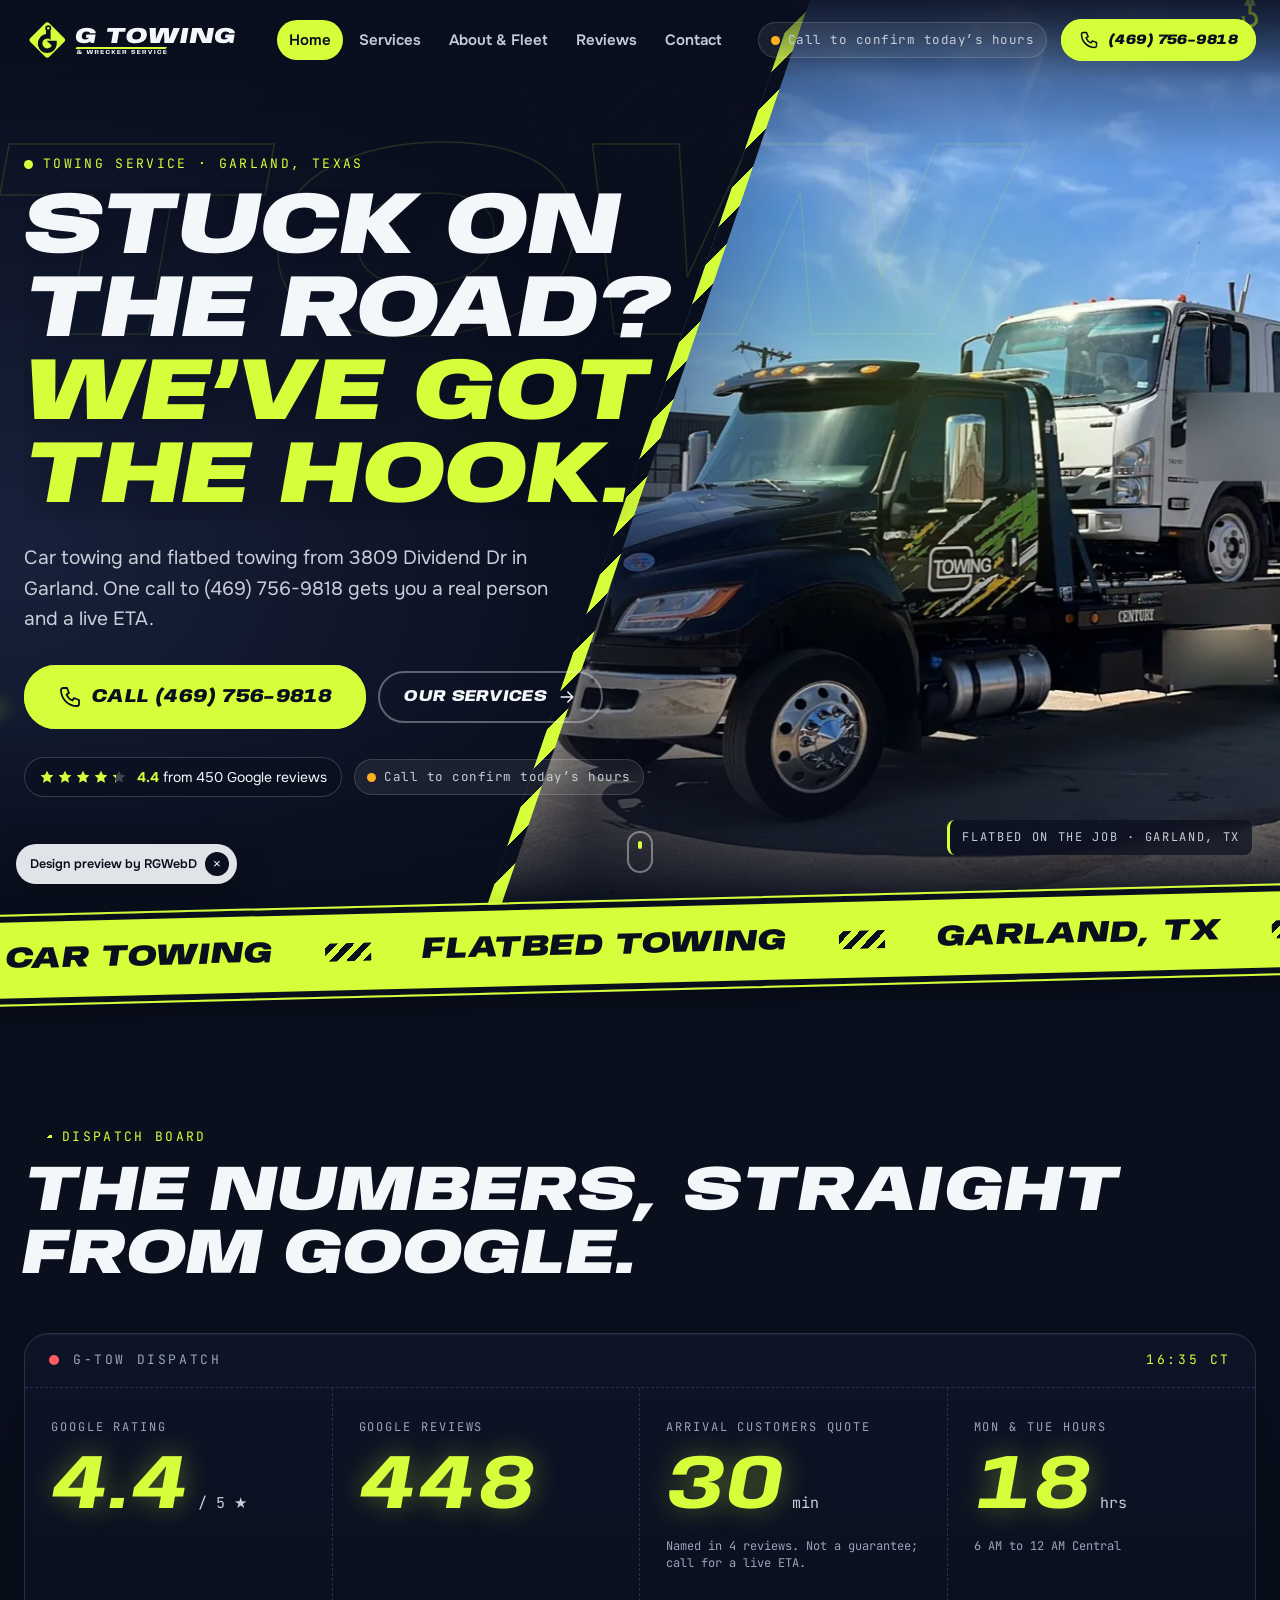
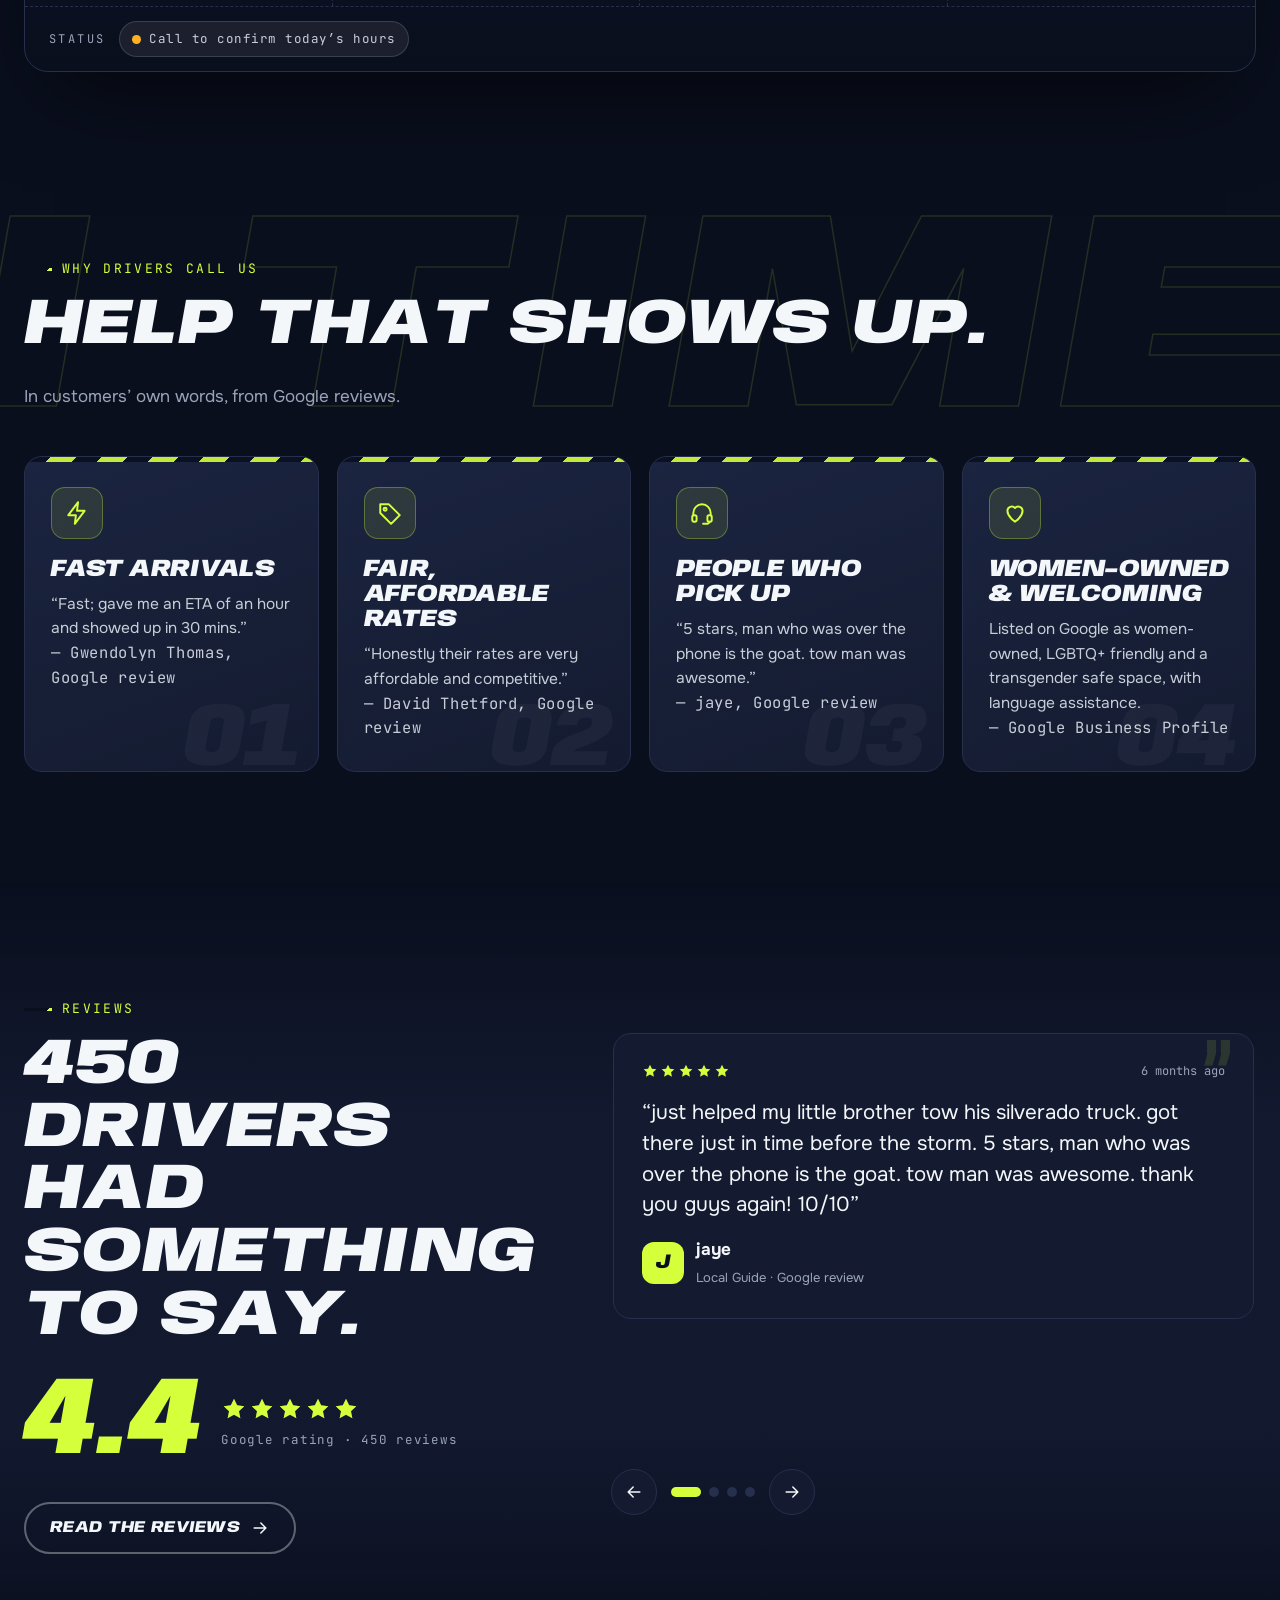
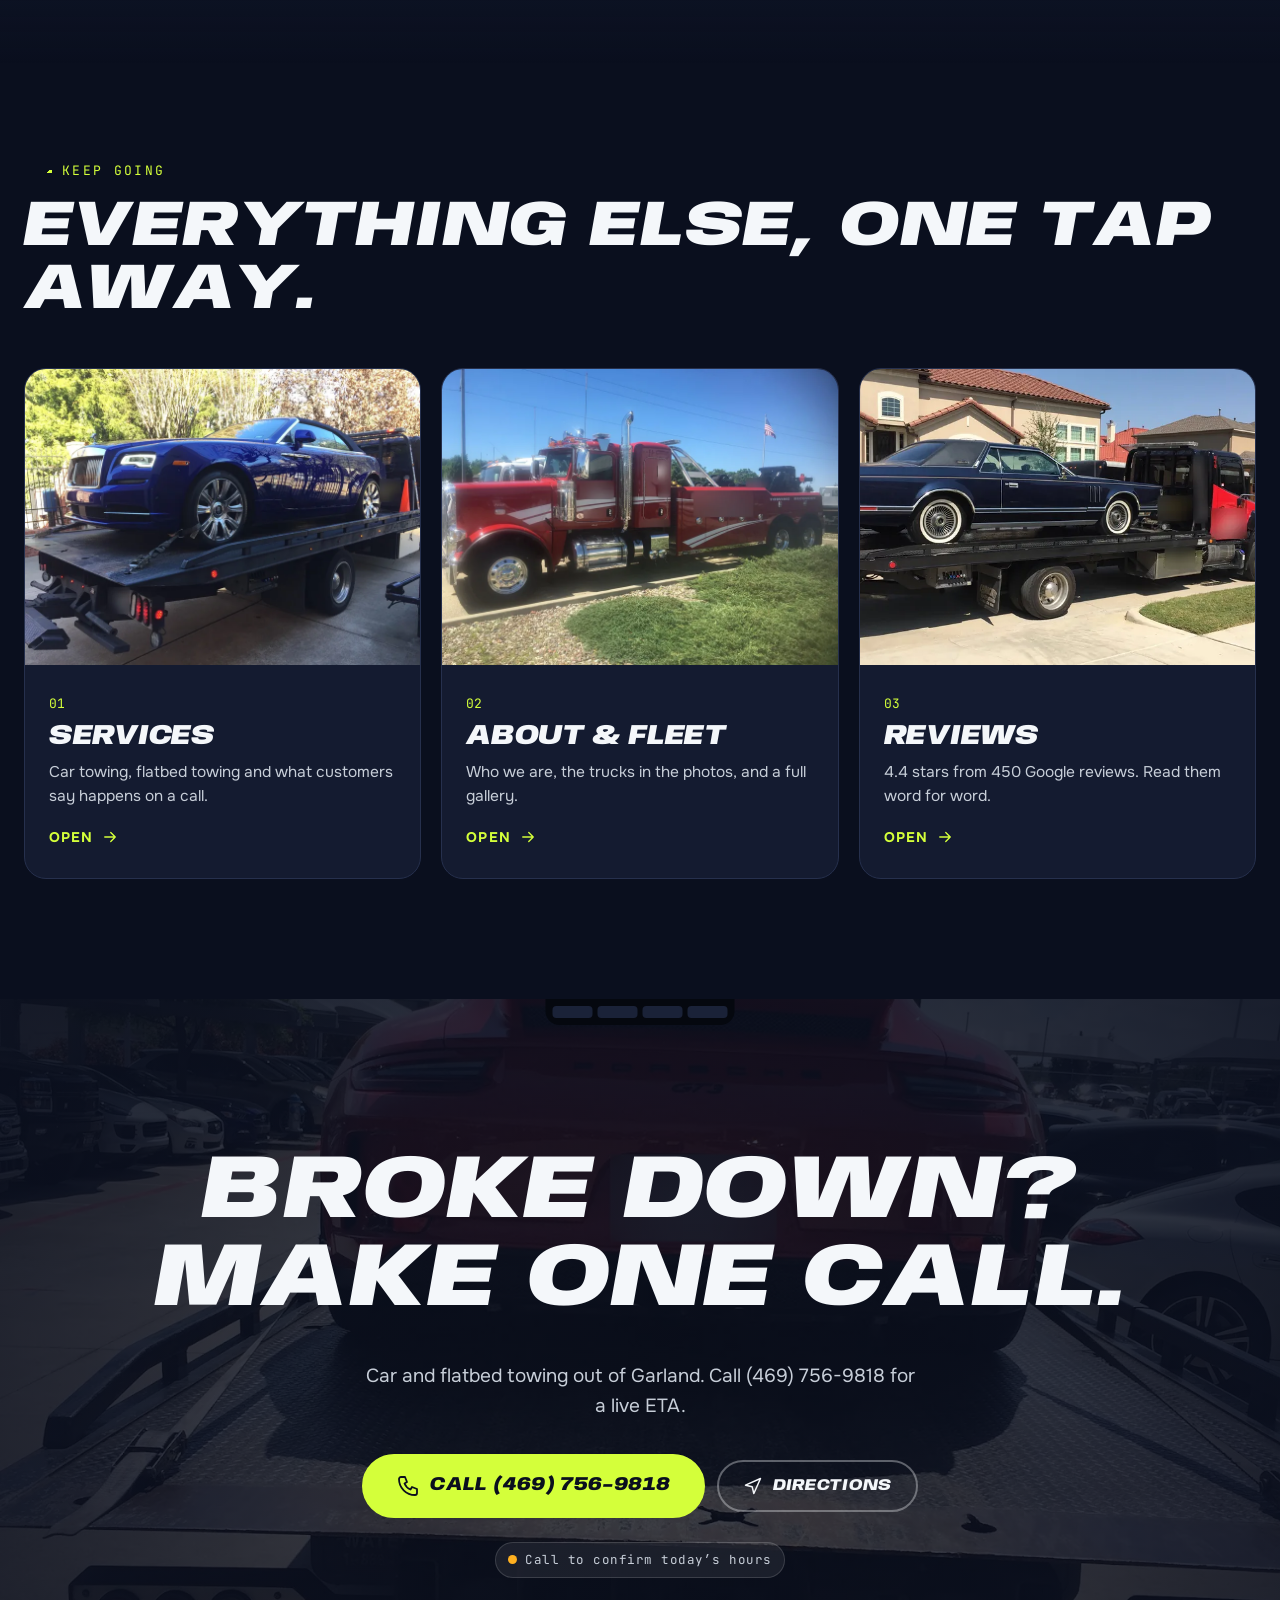
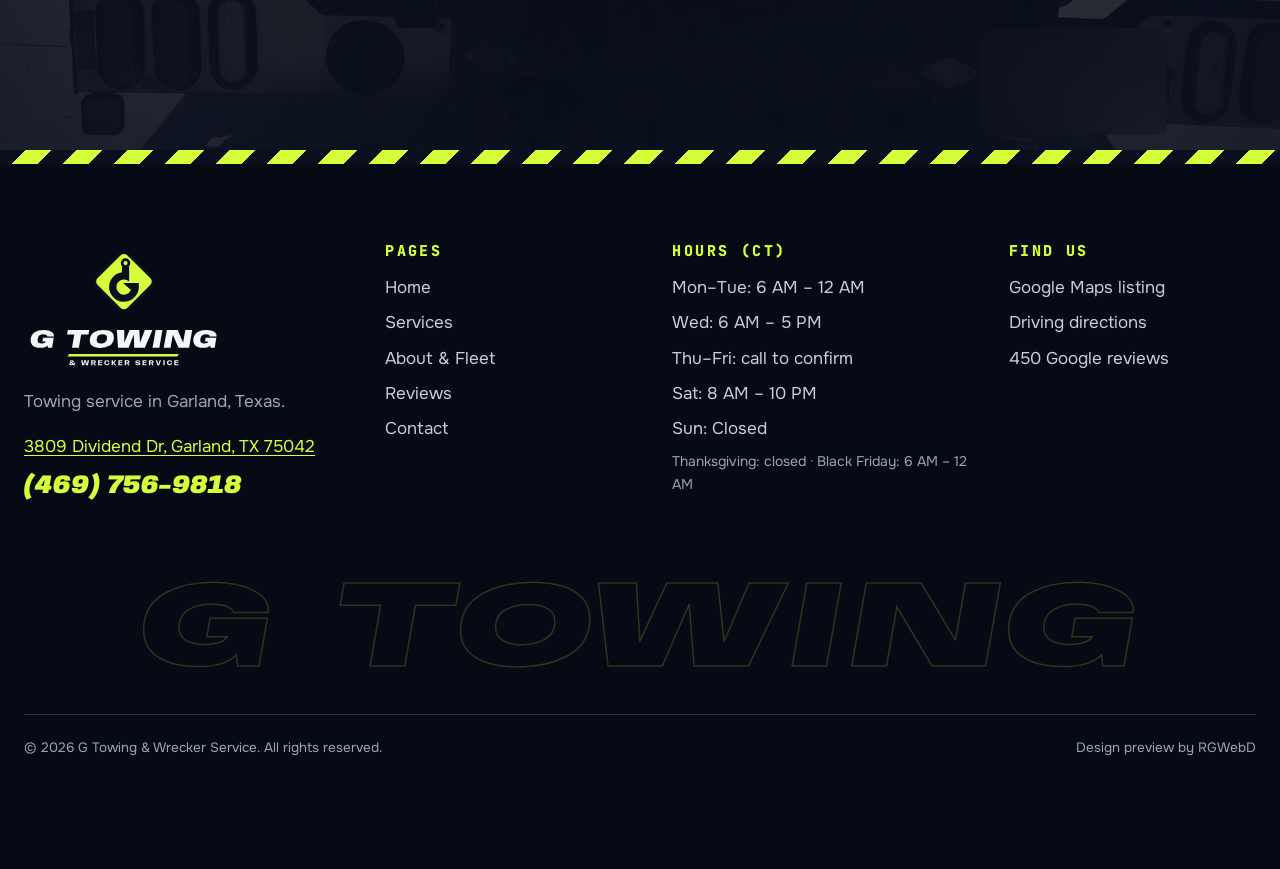
<file: index.html>
<!doctype html><html lang="en"><head><meta charset="utf-8"><meta name="viewport" content="width=device-width,initial-scale=1,viewport-fit=cover">
<title>G Towing &amp; Wrecker Service | Towing in Garland, TX · (469) 756-9818</title><meta name="description" content="Car towing and flatbed towing in Garland, Texas. Women-owned, rated 4.4 from 450 Google reviews. Call (469) 756-9818. 3809 Dividend Dr."><link rel="canonical" href="https://rgwebd.github.io/gtowing/"><meta name="robots" content="index,follow">
<meta name="theme-color" content="#0A0F1E"><link rel="icon" href="favicon.ico" sizes="any"><link rel="icon" href="assets/gtow-favicon.svg" type="image/svg+xml"><link rel="apple-touch-icon" href="apple-touch-icon.png"><link rel="manifest" href="assets/site.webmanifest">
<meta property="og:type" content="website"><meta property="og:site_name" content="G Towing &amp; Wrecker Service"><meta property="og:title" content="G Towing &amp; Wrecker Service | Towing in Garland, TX · (469) 756-9818"><meta property="og:description" content="Car towing and flatbed towing in Garland, Texas. Women-owned, rated 4.4 from 450 Google reviews. Call (469) 756-9818. 3809 Dividend Dr."><meta property="og:url" content="https://rgwebd.github.io/gtowing/"><meta property="og:image" content="https://rgwebd.github.io/gtowing/assets/og-image.jpg"><meta property="og:image:width" content="1200"><meta property="og:image:height" content="630"><meta property="og:locale" content="en_US">
<meta name="twitter:card" content="summary_large_image"><meta name="twitter:title" content="G Towing &amp; Wrecker Service | Towing in Garland, TX · (469) 756-9818"><meta name="twitter:description" content="Car towing and flatbed towing in Garland, Texas. Women-owned, rated 4.4 from 450 Google reviews. Call (469) 756-9818. 3809 Dividend Dr."><meta name="twitter:image" content="https://rgwebd.github.io/gtowing/assets/og-image.jpg">
<link rel="preload" href="assets/fonts/anybody-italic.woff2" as="font" type="font/woff2" crossorigin><link rel="preload" href="assets/fonts/onest.woff2" as="font" type="font/woff2" crossorigin>
<link rel="stylesheet" href="assets/styles.css"><script>document.documentElement.classList.add('js')</script><script type="application/ld+json">{"@context": "https://schema.org", "@type": "AutomotiveBusiness", "additionalType": "https://en.wikipedia.org/wiki/Tow_truck", "@id": "https://rgwebd.github.io/gtowing/#business", "name": "G Towing & Wrecker Service", "description": "Towing service in Garland, Texas. Google review tags mention car towing and flatbed towing. Women-owned, LGBTQ+ friendly, credit and debit cards accepted.", "url": "https://rgwebd.github.io/gtowing/", "telephone": "+1-469-756-9818", "image": ["https://rgwebd.github.io/gtowing/assets/img/g01-1600.webp", "https://rgwebd.github.io/gtowing/assets/img/g08-1600.webp"], "logo": "https://rgwebd.github.io/gtowing/assets/favicon-512.png", "address": {"@type": "PostalAddress", "streetAddress": "3809 Dividend Dr", "addressLocality": "Garland", "addressRegion": "TX", "postalCode": "75042", "addressCountry": "US"}, "geo": {"@type": "GeoCoordinates", "latitude": 32.8989485, "longitude": -96.6890066}, "hasMap": "https://www.google.com/maps/place/G+Towing+%26+Wrecker+Service/@32.8989485,-96.6890066,17z/data=!3m1!4b1!4m6!3m5!1s0x864ea09e471a4477:0xe805fd4640eda0f7!8m2!3d32.8989485!4d-96.6890066!16s%2Fg%2F11fylyrp86", "sameAs": ["https://www.google.com/maps/place/G+Towing+%26+Wrecker+Service/@32.8989485,-96.6890066,17z/data=!3m1!4b1!4m6!3m5!1s0x864ea09e471a4477:0xe805fd4640eda0f7!8m2!3d32.8989485!4d-96.6890066!16s%2Fg%2F11fylyrp86"], "openingHoursSpecification": [{"@type": "OpeningHoursSpecification", "dayOfWeek": ["Monday", "Tuesday"], "opens": "06:00", "closes": "23:59"}, {"@type": "OpeningHoursSpecification", "dayOfWeek": "Wednesday", "opens": "06:00", "closes": "17:00"}, {"@type": "OpeningHoursSpecification", "dayOfWeek": "Saturday", "opens": "08:00", "closes": "22:00"}], "specialOpeningHoursSpecification": [{"@type": "OpeningHoursSpecification", "validFrom": "2026-11-26", "validThrough": "2026-11-26", "opens": "00:00", "closes": "00:00", "description": "Thanksgiving: closed"}, {"@type": "OpeningHoursSpecification", "validFrom": "2026-11-27", "validThrough": "2026-11-27", "opens": "06:00", "closes": "23:59", "description": "Black Friday"}], "paymentAccepted": "Credit card, Debit card", "amenityFeature": [{"@type": "LocationFeatureSpecification", "name": "Women-owned", "value": true}, {"@type": "LocationFeatureSpecification", "name": "LGBTQ+ friendly", "value": true}, {"@type": "LocationFeatureSpecification", "name": "Transgender safe space", "value": true}, {"@type": "LocationFeatureSpecification", "name": "Language assistance", "value": true}, {"@type": "LocationFeatureSpecification", "name": "Wheelchair-accessible entrance", "value": true}, {"@type": "LocationFeatureSpecification", "name": "Wheelchair-accessible parking lot", "value": true}, {"@type": "LocationFeatureSpecification", "name": "Wheelchair-accessible restroom", "value": true}, {"@type": "LocationFeatureSpecification", "name": "Wheelchair-accessible seating", "value": true}], "makesOffer": [{"@type": "Offer", "itemOffered": {"@type": "Service", "name": "Car towing", "serviceType": "Towing"}}, {"@type": "Offer", "itemOffered": {"@type": "Service", "name": "Flatbed towing", "serviceType": "Towing"}}], "aggregateRating": {"@type": "AggregateRating", "ratingValue": "4.4", "reviewCount": 450, "bestRating": "5", "worstRating": "1"}}</script><script src="https://cosmiccallers.lovable.app/demo-track.js" data-demo="gtowing" defer></script></head>
<body class="p-index"><a class="skip" href="#main">Skip to content</a><div class="chain" aria-hidden="true"><i></i><b></b></div><div class="prog" aria-hidden="true"><i></i></div>
<header class="hdr"><div class="wrap"><a class="brand" href="index.html" aria-label="G Towing &amp; Wrecker Service home"><img src="assets/gtow-horizontal-dark-bg.svg" width="555" height="124" alt="G Towing &amp; Wrecker Service"></a>
<nav class="nav" aria-label="Main"><a href="index.html" aria-current="page">Home</a><a href="services.html">Services</a><a href="fleet.html">About &amp; Fleet</a><a href="reviews.html">Reviews</a><a href="contact.html">Contact</a></nav><div class="hdr-cta"><span class="status" data-status><i></i><span>Hours: Mon–Tue 6 AM–12 AM CT</span></span><a class="btn sm mag call beacon" href="tel:+14697569818"><svg viewBox="0 0 24 24" fill="none" stroke="currentColor" stroke-width="1.8" stroke-linecap="round" stroke-linejoin="round" aria-hidden="true"><path d="M5 3h4l2 5-2.5 1.5a11 11 0 0 0 6 6L16 13l5 2v4a2 2 0 0 1-2 2A16 16 0 0 1 3 5a2 2 0 0 1 2-2z"/></svg><span class="lbl">(469) 756-9818</span></a></div>
<button class="burger" type="button" aria-expanded="false" aria-controls="mnav" aria-label="Open menu"><span></span><span></span></button></div></header>
<nav class="mnav" id="mnav" aria-label="Mobile" aria-hidden="true"><div class="mnav-links"><a href="index.html" aria-current="page">Home</a><a href="services.html">Services</a><a href="fleet.html">About &amp; Fleet</a><a href="reviews.html">Reviews</a><a href="contact.html">Contact</a></div><div class="ctas"><a class="btn mag call " href="tel:+14697569818"><svg viewBox="0 0 24 24" fill="none" stroke="currentColor" stroke-width="1.8" stroke-linecap="round" stroke-linejoin="round" aria-hidden="true"><path d="M5 3h4l2 5-2.5 1.5a11 11 0 0 0 6 6L16 13l5 2v4a2 2 0 0 1-2 2A16 16 0 0 1 3 5a2 2 0 0 1 2-2z"/></svg><span class="lbl">Call (469) 756-9818</span></a><a class="btn mag ghost" href="https://www.google.com/maps/dir/?api=1&destination=G+Towing+%26+Wrecker+Service%2C+3809+Dividend+Dr%2C+Garland%2C+TX+75042" target="_blank" rel="noopener"><svg viewBox="0 0 24 24" fill="none" stroke="currentColor" stroke-width="1.8" stroke-linecap="round" stroke-linejoin="round" aria-hidden="true"><path d="M3 11l18-8-8 18-2-8z"/></svg><span class="lbl">Directions</span></a></div><p><span class="status" data-status><i></i><span>Hours: Mon–Tue 6 AM–12 AM CT</span></span></p></nav><main id="main"><div class="intro" aria-hidden="true"><div class="lightbar"><i></i><i></i><i></i><i></i><i></i><i></i></div><img class="intro-em" src="assets/gtow-emblem.svg" width="120" height="124" alt=""><p class="intro-t">G TOWING</p><div class="sweep"></div></div>
<section class="hero" aria-labelledby="h1"><div class="bgword out" aria-hidden="true">TOW</div><div class="hero-ph kb"><img src="assets/img/g01-1600.webp" srcset="assets/img/g01-800.webp 800w, assets/img/g01-1600.webp 1600w" sizes="(max-width:700px) 100vw, 64vw" width="1600" height="900" alt="Black G Towing flatbed carrying a white box truck on its deck in an open lot under a blue sky" fetchpriority="high" decoding="async"></div><div class="hero-cut" aria-hidden="true"></div><div class="hero-sh" aria-hidden="true"></div><div class="streak" aria-hidden="true"></div><div class="glow" aria-hidden="true"></div><p class="hero-tag" aria-hidden="true">Flatbed on the job · Garland, TX</p>
<div class="wrap hero-in"><p class="kicker fade"><span class="kdot"></span>Towing service · Garland, Texas</p>
<h1 id="h1"><span class="l"><span>Stuck on</span></span><span class="l"><span>the road?</span></span><span class="l hv"><span>We’ve got</span></span><span class="l hv"><span>the hook.</span></span></h1>
<p class="lead fade">Car towing and flatbed towing from 3809 Dividend Dr in Garland. One call to (469) 756-9818 gets you a real person and a live ETA.</p>
<div class="ctas fade d2"><a class="btn mag call xl ring" href="tel:+14697569818"><svg viewBox="0 0 24 24" fill="none" stroke="currentColor" stroke-width="1.8" stroke-linecap="round" stroke-linejoin="round" aria-hidden="true"><path d="M5 3h4l2 5-2.5 1.5a11 11 0 0 0 6 6L16 13l5 2v4a2 2 0 0 1-2 2A16 16 0 0 1 3 5a2 2 0 0 1 2-2z"/></svg><span class="lbl">Call (469) 756-9818</span></a><a class="btn mag ghost" href="services.html"><span class="lbl">Our services</span><svg viewBox="0 0 24 24" fill="none" stroke="currentColor" stroke-width="1.8" stroke-linecap="round" stroke-linejoin="round" aria-hidden="true"><path d="M5 12h14M13 6l6 6-6 6"/></svg></a></div>
<div class="trust fade d2"><a class="chip" href="https://www.google.com/maps/place/G+Towing+%26+Wrecker+Service/@32.8989485,-96.6890066,17z/data=!3m1!4b1!4m6!3m5!1s0x864ea09e471a4477:0xe805fd4640eda0f7!8m2!3d32.8989485!4d-96.6890066!16s%2Fg%2F11fylyrp86" target="_blank" rel="noopener"><span class="rstars" role="img" aria-label="4.4 out of 5 stars"><span class="rs-b"><svg viewBox="0 0 24 24" fill="currentColor" aria-hidden="true"><path d="M12 2.5l2.9 6.1 6.6.8-4.9 4.6 1.3 6.6L12 17.3l-5.9 3.3 1.3-6.6-4.9-4.6 6.6-.8z"/></svg><svg viewBox="0 0 24 24" fill="currentColor" aria-hidden="true"><path d="M12 2.5l2.9 6.1 6.6.8-4.9 4.6 1.3 6.6L12 17.3l-5.9 3.3 1.3-6.6-4.9-4.6 6.6-.8z"/></svg><svg viewBox="0 0 24 24" fill="currentColor" aria-hidden="true"><path d="M12 2.5l2.9 6.1 6.6.8-4.9 4.6 1.3 6.6L12 17.3l-5.9 3.3 1.3-6.6-4.9-4.6 6.6-.8z"/></svg><svg viewBox="0 0 24 24" fill="currentColor" aria-hidden="true"><path d="M12 2.5l2.9 6.1 6.6.8-4.9 4.6 1.3 6.6L12 17.3l-5.9 3.3 1.3-6.6-4.9-4.6 6.6-.8z"/></svg><svg viewBox="0 0 24 24" fill="currentColor" aria-hidden="true"><path d="M12 2.5l2.9 6.1 6.6.8-4.9 4.6 1.3 6.6L12 17.3l-5.9 3.3 1.3-6.6-4.9-4.6 6.6-.8z"/></svg></span><span class="rs-f" style="width:88.0%"><svg viewBox="0 0 24 24" fill="currentColor" aria-hidden="true"><path d="M12 2.5l2.9 6.1 6.6.8-4.9 4.6 1.3 6.6L12 17.3l-5.9 3.3 1.3-6.6-4.9-4.6 6.6-.8z"/></svg><svg viewBox="0 0 24 24" fill="currentColor" aria-hidden="true"><path d="M12 2.5l2.9 6.1 6.6.8-4.9 4.6 1.3 6.6L12 17.3l-5.9 3.3 1.3-6.6-4.9-4.6 6.6-.8z"/></svg><svg viewBox="0 0 24 24" fill="currentColor" aria-hidden="true"><path d="M12 2.5l2.9 6.1 6.6.8-4.9 4.6 1.3 6.6L12 17.3l-5.9 3.3 1.3-6.6-4.9-4.6 6.6-.8z"/></svg><svg viewBox="0 0 24 24" fill="currentColor" aria-hidden="true"><path d="M12 2.5l2.9 6.1 6.6.8-4.9 4.6 1.3 6.6L12 17.3l-5.9 3.3 1.3-6.6-4.9-4.6 6.6-.8z"/></svg><svg viewBox="0 0 24 24" fill="currentColor" aria-hidden="true"><path d="M12 2.5l2.9 6.1 6.6.8-4.9 4.6 1.3 6.6L12 17.3l-5.9 3.3 1.3-6.6-4.9-4.6 6.6-.8z"/></svg></span></span><span><b>4.4</b> from 450 Google reviews</span></a><span class="status" data-status><i></i><span>Hours: Mon–Tue 6 AM–12 AM CT</span></span></div></div>
<a class="hscroll" href="#board" aria-label="Scroll to the dispatch board"><span></span></a></section>
<div class="marquee " aria-hidden="true"><ul><li>Car towing</li><li>Flatbed towing</li><li>Garland, TX</li><li>Women-owned</li><li>Cards accepted</li><li>4.4 ★ on Google</li><li>(469) 756-9818</li><li>Car towing</li><li>Flatbed towing</li><li>Garland, TX</li><li>Women-owned</li><li>Cards accepted</li><li>4.4 ★ on Google</li><li>(469) 756-9818</li></ul></div>
<section class="board-sec" id="board" aria-labelledby="board-h"><div class="wrap"><div class="sec-head" data-r><p class="eyebrow">Dispatch board</p><h2 id="board-h" class="split-h">The numbers, straight from Google.</h2></div>
<div class="board" data-r><div class="board-top"><span class="rec"></span><span>G-TOW DISPATCH</span><span class="clock" data-clock>--:-- CT</span></div>
<dl class="board-grid">
<div class="cell"><dt>Google rating</dt><dd><span data-count="4.4" data-dec="1"><b>0.0</b></span><small>/ 5 ★</small></dd></div>
<div class="cell"><dt>Google reviews</dt><dd><span data-count="450"><b>0</b></span></dd></div>
<div class="cell"><dt>Arrival customers quote</dt><dd><span data-count="30"><b>0</b></span><small>min</small></dd><p class="foot">Named in 4 reviews. Not a guarantee; call for a live ETA.</p></div>
<div class="cell"><dt>Mon &amp; Tue hours</dt><dd><span data-count="18"><b>0</b></span><small>hrs</small></dd><p class="foot">6 AM to 12 AM Central</p></div>
</dl><div class="board-status"><span>STATUS</span><span class="status" data-status><i></i><span>Hours: Mon–Tue 6 AM–12 AM CT</span></span></div></div></div></section>
<section class="why" aria-labelledby="why-h"><div class="bgword out" aria-hidden="true">ON TIME</div><div class="wrap"><div class="sec-head" data-r><p class="eyebrow">Why drivers call us</p><h2 id="why-h" class="split-h">Help that shows up.</h2><p class="sub">In customers’ own words, from Google reviews.</p></div>
<div class="tgrid"><article class="tcard" data-r><span class="tc-ic"><svg viewBox="0 0 24 24" fill="none" stroke="currentColor" stroke-width="1.8" stroke-linecap="round" stroke-linejoin="round" aria-hidden="true"><path d="M13 2L4 14h7l-1 8 9-12h-7z"/></svg></span><h3>Fast arrivals</h3><p>“Fast; gave me an ETA of an hour and showed up in 30 mins.”</p><p class=by>— Gwendolyn Thomas, Google review</p><span class="tc-no" aria-hidden="true">01</span></article><article class="tcard" data-r><span class="tc-ic"><svg viewBox="0 0 24 24" fill="none" stroke="currentColor" stroke-width="1.8" stroke-linecap="round" stroke-linejoin="round" aria-hidden="true"><path d="M3 12V4h8l10 10-8 8z"/><circle cx="7.5" cy="8.5" r="1.4"/></svg></span><h3>Fair, affordable rates</h3><p>“Honestly their rates are very affordable and competitive.”</p><p class=by>— David Thetford, Google review</p><span class="tc-no" aria-hidden="true">02</span></article><article class="tcard" data-r><span class="tc-ic"><svg viewBox="0 0 24 24" fill="none" stroke="currentColor" stroke-width="1.8" stroke-linecap="round" stroke-linejoin="round" aria-hidden="true"><path d="M4 14v-2a8 8 0 0 1 16 0v2"/><rect x="3" y="14" width="4" height="6" rx="1.5"/><rect x="17" y="14" width="4" height="6" rx="1.5"/><path d="M19 20a3 3 0 0 1-3 2h-3"/></svg></span><h3>People who pick up</h3><p>“5 stars, man who was over the phone is the goat. tow man was awesome.”</p><p class=by>— jaye, Google review</p><span class="tc-no" aria-hidden="true">03</span></article><article class="tcard" data-r><span class="tc-ic"><svg viewBox="0 0 24 24" fill="none" stroke="currentColor" stroke-width="1.8" stroke-linecap="round" stroke-linejoin="round" aria-hidden="true"><path d="M12 20s-7-4.4-7-10a4 4 0 0 1 7-2.6A4 4 0 0 1 19 10c0 5.6-7 10-7 10z"/></svg></span><h3>Women-owned & welcoming</h3><p>Listed on Google as women-owned, LGBTQ+ friendly and a transgender safe space, with language assistance.</p><p class=by>— Google Business Profile</p><span class="tc-no" aria-hidden="true">04</span></article></div></div></section>
<section class="hrev" aria-labelledby="hrev-h"><div class="wrap hrev-in"><div class="hrev-l" data-r><p class="eyebrow">Reviews</p><h2 id="hrev-h" class="split-h">450 drivers had something to say.</h2>
<div class="bigscore"><b>4.4</b><span><span class="rstars" role="img" aria-label="4.4 out of 5 stars"><span class="rs-b"><svg viewBox="0 0 24 24" fill="currentColor" aria-hidden="true"><path d="M12 2.5l2.9 6.1 6.6.8-4.9 4.6 1.3 6.6L12 17.3l-5.9 3.3 1.3-6.6-4.9-4.6 6.6-.8z"/></svg><svg viewBox="0 0 24 24" fill="currentColor" aria-hidden="true"><path d="M12 2.5l2.9 6.1 6.6.8-4.9 4.6 1.3 6.6L12 17.3l-5.9 3.3 1.3-6.6-4.9-4.6 6.6-.8z"/></svg><svg viewBox="0 0 24 24" fill="currentColor" aria-hidden="true"><path d="M12 2.5l2.9 6.1 6.6.8-4.9 4.6 1.3 6.6L12 17.3l-5.9 3.3 1.3-6.6-4.9-4.6 6.6-.8z"/></svg><svg viewBox="0 0 24 24" fill="currentColor" aria-hidden="true"><path d="M12 2.5l2.9 6.1 6.6.8-4.9 4.6 1.3 6.6L12 17.3l-5.9 3.3 1.3-6.6-4.9-4.6 6.6-.8z"/></svg><svg viewBox="0 0 24 24" fill="currentColor" aria-hidden="true"><path d="M12 2.5l2.9 6.1 6.6.8-4.9 4.6 1.3 6.6L12 17.3l-5.9 3.3 1.3-6.6-4.9-4.6 6.6-.8z"/></svg></span><span class="rs-f" style="width:88.0%"><svg viewBox="0 0 24 24" fill="currentColor" aria-hidden="true"><path d="M12 2.5l2.9 6.1 6.6.8-4.9 4.6 1.3 6.6L12 17.3l-5.9 3.3 1.3-6.6-4.9-4.6 6.6-.8z"/></svg><svg viewBox="0 0 24 24" fill="currentColor" aria-hidden="true"><path d="M12 2.5l2.9 6.1 6.6.8-4.9 4.6 1.3 6.6L12 17.3l-5.9 3.3 1.3-6.6-4.9-4.6 6.6-.8z"/></svg><svg viewBox="0 0 24 24" fill="currentColor" aria-hidden="true"><path d="M12 2.5l2.9 6.1 6.6.8-4.9 4.6 1.3 6.6L12 17.3l-5.9 3.3 1.3-6.6-4.9-4.6 6.6-.8z"/></svg><svg viewBox="0 0 24 24" fill="currentColor" aria-hidden="true"><path d="M12 2.5l2.9 6.1 6.6.8-4.9 4.6 1.3 6.6L12 17.3l-5.9 3.3 1.3-6.6-4.9-4.6 6.6-.8z"/></svg><svg viewBox="0 0 24 24" fill="currentColor" aria-hidden="true"><path d="M12 2.5l2.9 6.1 6.6.8-4.9 4.6 1.3 6.6L12 17.3l-5.9 3.3 1.3-6.6-4.9-4.6 6.6-.8z"/></svg></span></span><small>Google rating · 450 reviews</small></span></div><a class="btn mag ghost" href="reviews.html"><span class="lbl">Read the reviews</span><svg viewBox="0 0 24 24" fill="none" stroke="currentColor" stroke-width="1.8" stroke-linecap="round" stroke-linejoin="round" aria-hidden="true"><path d="M5 12h14M13 6l6 6-6 6"/></svg></a></div>
<div class="car" data-r><div class="car-view"><div class="car-track"><div class="slide"><figure class="rv big"><div class="rv-top"><span class="stars" role="img" aria-label="5 out of 5 stars"><svg viewBox="0 0 24 24" fill="currentColor" aria-hidden="true"><path d="M12 2.5l2.9 6.1 6.6.8-4.9 4.6 1.3 6.6L12 17.3l-5.9 3.3 1.3-6.6-4.9-4.6 6.6-.8z"/></svg><svg viewBox="0 0 24 24" fill="currentColor" aria-hidden="true"><path d="M12 2.5l2.9 6.1 6.6.8-4.9 4.6 1.3 6.6L12 17.3l-5.9 3.3 1.3-6.6-4.9-4.6 6.6-.8z"/></svg><svg viewBox="0 0 24 24" fill="currentColor" aria-hidden="true"><path d="M12 2.5l2.9 6.1 6.6.8-4.9 4.6 1.3 6.6L12 17.3l-5.9 3.3 1.3-6.6-4.9-4.6 6.6-.8z"/></svg><svg viewBox="0 0 24 24" fill="currentColor" aria-hidden="true"><path d="M12 2.5l2.9 6.1 6.6.8-4.9 4.6 1.3 6.6L12 17.3l-5.9 3.3 1.3-6.6-4.9-4.6 6.6-.8z"/></svg><svg viewBox="0 0 24 24" fill="currentColor" aria-hidden="true"><path d="M12 2.5l2.9 6.1 6.6.8-4.9 4.6 1.3 6.6L12 17.3l-5.9 3.3 1.3-6.6-4.9-4.6 6.6-.8z"/></svg></span><span class="rv-age">6 months ago</span></div><blockquote><p>“just helped my little brother tow his silverado truck. got there just in time before the storm. 5 stars, man who was over the phone is the goat. tow man was awesome. thank you guys again! 10/10”</p></blockquote><figcaption><span class="av" aria-hidden="true">J</span><span><b>jaye</b><small>Local Guide · Google review</small></span></figcaption></figure></div><div class="slide"><figure class="rv big"><div class="rv-top"><span class="stars" role="img" aria-label="5 out of 5 stars"><svg viewBox="0 0 24 24" fill="currentColor" aria-hidden="true"><path d="M12 2.5l2.9 6.1 6.6.8-4.9 4.6 1.3 6.6L12 17.3l-5.9 3.3 1.3-6.6-4.9-4.6 6.6-.8z"/></svg><svg viewBox="0 0 24 24" fill="currentColor" aria-hidden="true"><path d="M12 2.5l2.9 6.1 6.6.8-4.9 4.6 1.3 6.6L12 17.3l-5.9 3.3 1.3-6.6-4.9-4.6 6.6-.8z"/></svg><svg viewBox="0 0 24 24" fill="currentColor" aria-hidden="true"><path d="M12 2.5l2.9 6.1 6.6.8-4.9 4.6 1.3 6.6L12 17.3l-5.9 3.3 1.3-6.6-4.9-4.6 6.6-.8z"/></svg><svg viewBox="0 0 24 24" fill="currentColor" aria-hidden="true"><path d="M12 2.5l2.9 6.1 6.6.8-4.9 4.6 1.3 6.6L12 17.3l-5.9 3.3 1.3-6.6-4.9-4.6 6.6-.8z"/></svg><svg viewBox="0 0 24 24" fill="currentColor" aria-hidden="true"><path d="M12 2.5l2.9 6.1 6.6.8-4.9 4.6 1.3 6.6L12 17.3l-5.9 3.3 1.3-6.6-4.9-4.6 6.6-.8z"/></svg></span><span class="rv-age">6 years ago</span></div><blockquote><p>“Very quick, courteous and polite. Quick to load and get your vehicle to the repair shop of your choice, I’d use them anytime”</p></blockquote><figcaption><span class="av" aria-hidden="true">A</span><span><b>Anthony Clark</b><small>Local Guide · Google review</small></span></figcaption></figure></div><div class="slide"><figure class="rv big"><div class="rv-top"><span class="nostars">Positive review</span><span class="rv-age">5 years ago</span></div><blockquote><p>“This company was amazing! They were so accommodating. I had to leave, to go get my loaner car as I had an appointment to get to, and they came and got my car out of the garage and shut the garage behind them. Then they even sent me a picture of it closed when they left and delivered my car to the dealership. I really appreciate the great communication and above and beyond efforts from these drivers who got the job done hassle free!”</p></blockquote><figcaption><span class="av" aria-hidden="true">A</span><span><b>Amanda Graves</b><small>Local Guide · Google review</small></span></figcaption></figure></div><div class="slide"><figure class="rv big"><div class="rv-top"><span class="stars" role="img" aria-label="5 out of 5 stars"><svg viewBox="0 0 24 24" fill="currentColor" aria-hidden="true"><path d="M12 2.5l2.9 6.1 6.6.8-4.9 4.6 1.3 6.6L12 17.3l-5.9 3.3 1.3-6.6-4.9-4.6 6.6-.8z"/></svg><svg viewBox="0 0 24 24" fill="currentColor" aria-hidden="true"><path d="M12 2.5l2.9 6.1 6.6.8-4.9 4.6 1.3 6.6L12 17.3l-5.9 3.3 1.3-6.6-4.9-4.6 6.6-.8z"/></svg><svg viewBox="0 0 24 24" fill="currentColor" aria-hidden="true"><path d="M12 2.5l2.9 6.1 6.6.8-4.9 4.6 1.3 6.6L12 17.3l-5.9 3.3 1.3-6.6-4.9-4.6 6.6-.8z"/></svg><svg viewBox="0 0 24 24" fill="currentColor" aria-hidden="true"><path d="M12 2.5l2.9 6.1 6.6.8-4.9 4.6 1.3 6.6L12 17.3l-5.9 3.3 1.3-6.6-4.9-4.6 6.6-.8z"/></svg><svg viewBox="0 0 24 24" fill="currentColor" aria-hidden="true"><path d="M12 2.5l2.9 6.1 6.6.8-4.9 4.6 1.3 6.6L12 17.3l-5.9 3.3 1.3-6.6-4.9-4.6 6.6-.8z"/></svg></span><span class="rv-age">6 years ago</span></div><blockquote><p>“These people are awesome my car broke down in the middle of the road and they towed it for me back to my house. I called them a few days later and they came and got it for me and fixed it the next day! They were really nice to me and I recommend anybody to them! Thank u!”</p></blockquote><figcaption><span class="av" aria-hidden="true">S</span><span><b>Shantearra Cook</b><small>Google review</small></span></figcaption></figure></div></div></div><div class="car-ctl"><button class="car-p" type="button" aria-label="Previous review"><svg viewBox="0 0 24 24" fill="none" stroke="currentColor" stroke-width="1.8" stroke-linecap="round" stroke-linejoin="round" aria-hidden="true"><path d="M19 12H5M11 6l-6 6 6 6"/></svg></button><div class="dots"></div><button class="car-n" type="button" aria-label="Next review"><svg viewBox="0 0 24 24" fill="none" stroke="currentColor" stroke-width="1.8" stroke-linecap="round" stroke-linejoin="round" aria-hidden="true"><path d="M5 12h14M13 6l6 6-6 6"/></svg></button></div></div></div></section>
<section class="teasers" aria-labelledby="tz-h"><div class="wrap"><div class="sec-head" data-r><p class="eyebrow">Keep going</p><h2 id="tz-h" class="split-h">Everything else, one tap away.</h2></div><div class="tzgrid"><a class="tz" href="services.html" data-r><div class="tz-ph"><img src="assets/img/g08-1600.webp" srcset="assets/img/g08-800.webp 800w, assets/img/g08-1600.webp 1600w" sizes="(max-width:900px) 92vw, 31vw" width="1600" height="1200" alt="" loading="lazy" decoding="async"></div><div class="tz-tx"><span class="tz-no">01</span><h3>Services</h3><p>Car towing, flatbed towing and what customers say happens on a call.</p><span class="more">Open <svg viewBox="0 0 24 24" fill="none" stroke="currentColor" stroke-width="1.8" stroke-linecap="round" stroke-linejoin="round" aria-hidden="true"><path d="M5 12h14M13 6l6 6-6 6"/></svg></span></div></a><a class="tz" href="fleet.html" data-r><div class="tz-ph"><img src="assets/img/g02-1600.webp" srcset="assets/img/g02-800.webp 800w, assets/img/g02-1600.webp 1600w" sizes="(max-width:900px) 92vw, 31vw" width="1600" height="1200" alt="" loading="lazy" decoding="async"></div><div class="tz-tx"><span class="tz-no">02</span><h3>About & Fleet</h3><p>Who we are, the trucks in the photos, and a full gallery.</p><span class="more">Open <svg viewBox="0 0 24 24" fill="none" stroke="currentColor" stroke-width="1.8" stroke-linecap="round" stroke-linejoin="round" aria-hidden="true"><path d="M5 12h14M13 6l6 6-6 6"/></svg></span></div></a><a class="tz" href="reviews.html" data-r><div class="tz-ph"><img src="assets/img/g05-1600.webp" srcset="assets/img/g05-800.webp 800w, assets/img/g05-1600.webp 1600w" sizes="(max-width:900px) 92vw, 31vw" width="1600" height="899" alt="" loading="lazy" decoding="async"></div><div class="tz-tx"><span class="tz-no">03</span><h3>Reviews</h3><p>4.4 stars from 450 Google reviews. Read them word for word.</p><span class="more">Open <svg viewBox="0 0 24 24" fill="none" stroke="currentColor" stroke-width="1.8" stroke-linecap="round" stroke-linejoin="round" aria-hidden="true"><path d="M5 12h14M13 6l6 6-6 6"/></svg></span></div></a></div></div></section>
<section class="ctaband" aria-labelledby="cta-h"><div class="cb-ph"><img src="assets/img/g10-1600.webp" srcset="assets/img/g10-800.webp 800w, assets/img/g10-1600.webp 1500w" sizes="100vw" width="1500" height="2000" alt="" loading="lazy" decoding="async"></div><div class="cb-sh" aria-hidden="true"></div><div class="beaconbar" aria-hidden="true"><i></i><i></i><i></i><i></i></div>
<div class="wrap cb-in" data-r><h2 id="cta-h" class="split-h">Broke down? Make one call.</h2><p>Car and flatbed towing out of Garland. Call (469) 756-9818 for a live ETA.</p><div class="ctas"><a class="btn mag call xl" href="tel:+14697569818"><svg viewBox="0 0 24 24" fill="none" stroke="currentColor" stroke-width="1.8" stroke-linecap="round" stroke-linejoin="round" aria-hidden="true"><path d="M5 3h4l2 5-2.5 1.5a11 11 0 0 0 6 6L16 13l5 2v4a2 2 0 0 1-2 2A16 16 0 0 1 3 5a2 2 0 0 1 2-2z"/></svg><span class="lbl">Call (469) 756-9818</span></a><a class="btn mag ghost" href="https://www.google.com/maps/dir/?api=1&destination=G+Towing+%26+Wrecker+Service%2C+3809+Dividend+Dr%2C+Garland%2C+TX+75042" target="_blank" rel="noopener"><svg viewBox="0 0 24 24" fill="none" stroke="currentColor" stroke-width="1.8" stroke-linecap="round" stroke-linejoin="round" aria-hidden="true"><path d="M3 11l18-8-8 18-2-8z"/></svg><span class="lbl">Directions</span></a></div><p class="cb-status"><span class="status" data-status><i></i><span>Hours: Mon–Tue 6 AM–12 AM CT</span></span></p></div></section></main><footer class="ftr"><div class="hz" aria-hidden="true"></div><div class="wrap"><div class="fgrid">
<div class="fbrand"><img src="assets/gtow-stacked-dark-bg.svg" width="260" height="262" alt="G Towing &amp; Wrecker Service" loading="lazy"><p>Towing service in Garland, Texas.</p>
<address><a href="https://www.google.com/maps/dir/?api=1&destination=G+Towing+%26+Wrecker+Service%2C+3809+Dividend+Dr%2C+Garland%2C+TX+75042" target="_blank" rel="noopener">3809 Dividend Dr, Garland, TX 75042</a><br><a class="fphone" href="tel:+14697569818">(469) 756-9818</a></address></div>
<div><h2 class="fh">Pages</h2><ul><li><a href="index.html">Home</a></li><li><a href="services.html">Services</a></li><li><a href="fleet.html">About &amp; Fleet</a></li><li><a href="reviews.html">Reviews</a></li><li><a href="contact.html">Contact</a></li></ul></div>
<div><h2 class="fh">Hours (CT)</h2><ul class="fhours"><li>Mon–Tue: 6 AM – 12 AM</li><li>Wed: 6 AM – 5 PM</li><li>Thu–Fri: call to confirm</li><li>Sat: 8 AM – 10 PM</li><li>Sun: Closed</li><li class="muted">Thanksgiving: closed · Black Friday: 6 AM – 12 AM</li></ul></div>
<div><h2 class="fh">Find us</h2><ul><li><a href="https://www.google.com/maps/place/G+Towing+%26+Wrecker+Service/@32.8989485,-96.6890066,17z/data=!3m1!4b1!4m6!3m5!1s0x864ea09e471a4477:0xe805fd4640eda0f7!8m2!3d32.8989485!4d-96.6890066!16s%2Fg%2F11fylyrp86" target="_blank" rel="noopener">Google Maps listing</a></li><li><a href="https://www.google.com/maps/dir/?api=1&destination=G+Towing+%26+Wrecker+Service%2C+3809+Dividend+Dr%2C+Garland%2C+TX+75042" target="_blank" rel="noopener">Driving directions</a></li><li><a href="reviews.html">450 Google reviews</a></li></ul></div>
</div><div class="bigword" aria-hidden="true">G TOWING</div><div class="legal"><span>© 2026 G Towing &amp; Wrecker Service. All rights reserved.</span><span>Design preview by RGWebD</span></div></div></footer>
<div class="mbar"><a class="btn mag call " href="tel:+14697569818"><svg viewBox="0 0 24 24" fill="none" stroke="currentColor" stroke-width="1.8" stroke-linecap="round" stroke-linejoin="round" aria-hidden="true"><path d="M5 3h4l2 5-2.5 1.5a11 11 0 0 0 6 6L16 13l5 2v4a2 2 0 0 1-2 2A16 16 0 0 1 3 5a2 2 0 0 1 2-2z"/></svg><span class="lbl">Call now</span></a><a class="btn mag ghost" href="https://www.google.com/maps/dir/?api=1&destination=G+Towing+%26+Wrecker+Service%2C+3809+Dividend+Dr%2C+Garland%2C+TX+75042" target="_blank" rel="noopener"><svg viewBox="0 0 24 24" fill="none" stroke="currentColor" stroke-width="1.8" stroke-linecap="round" stroke-linejoin="round" aria-hidden="true"><path d="M3 11l18-8-8 18-2-8z"/></svg><span class="lbl">Directions</span></a></div>
<div class="demo" role="note">Design preview by RGWebD<button type="button" aria-label="Dismiss preview note">×</button></div><script src="assets/script.js" defer></script></body></html>
</file>
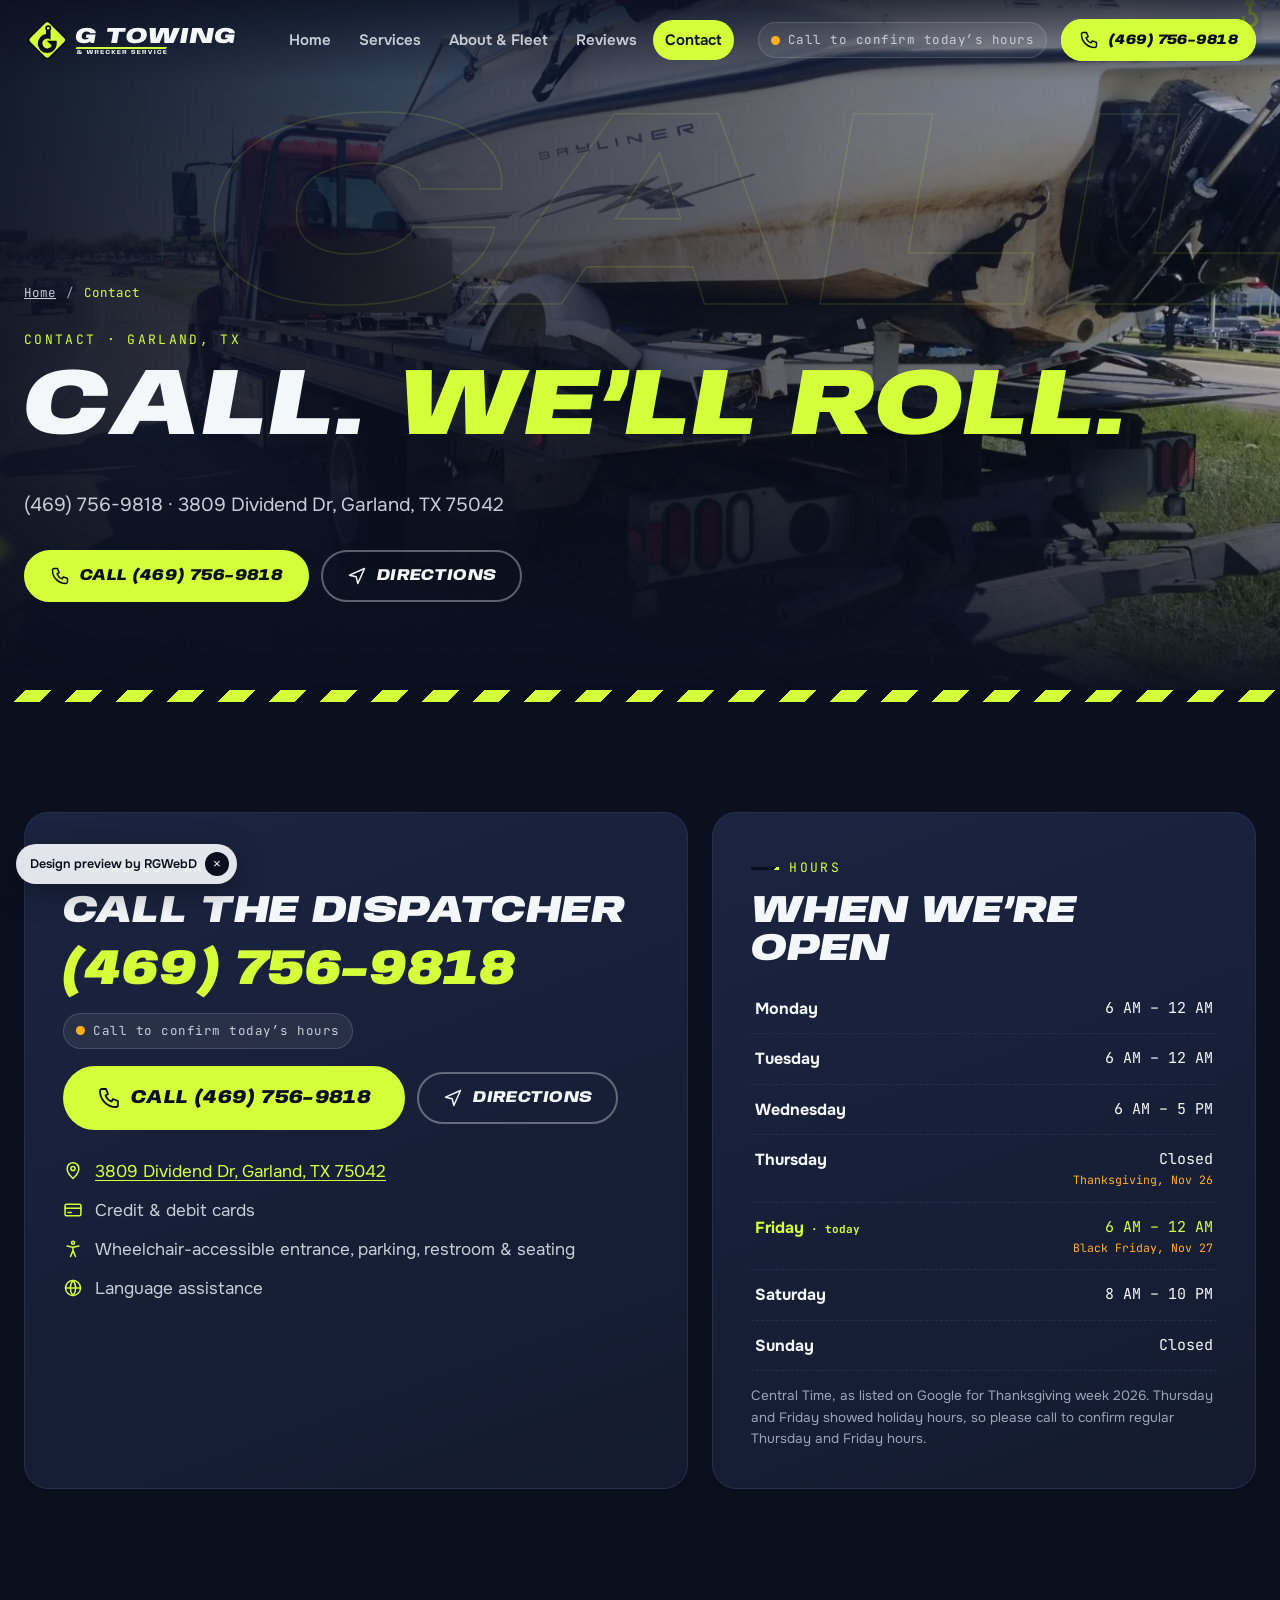
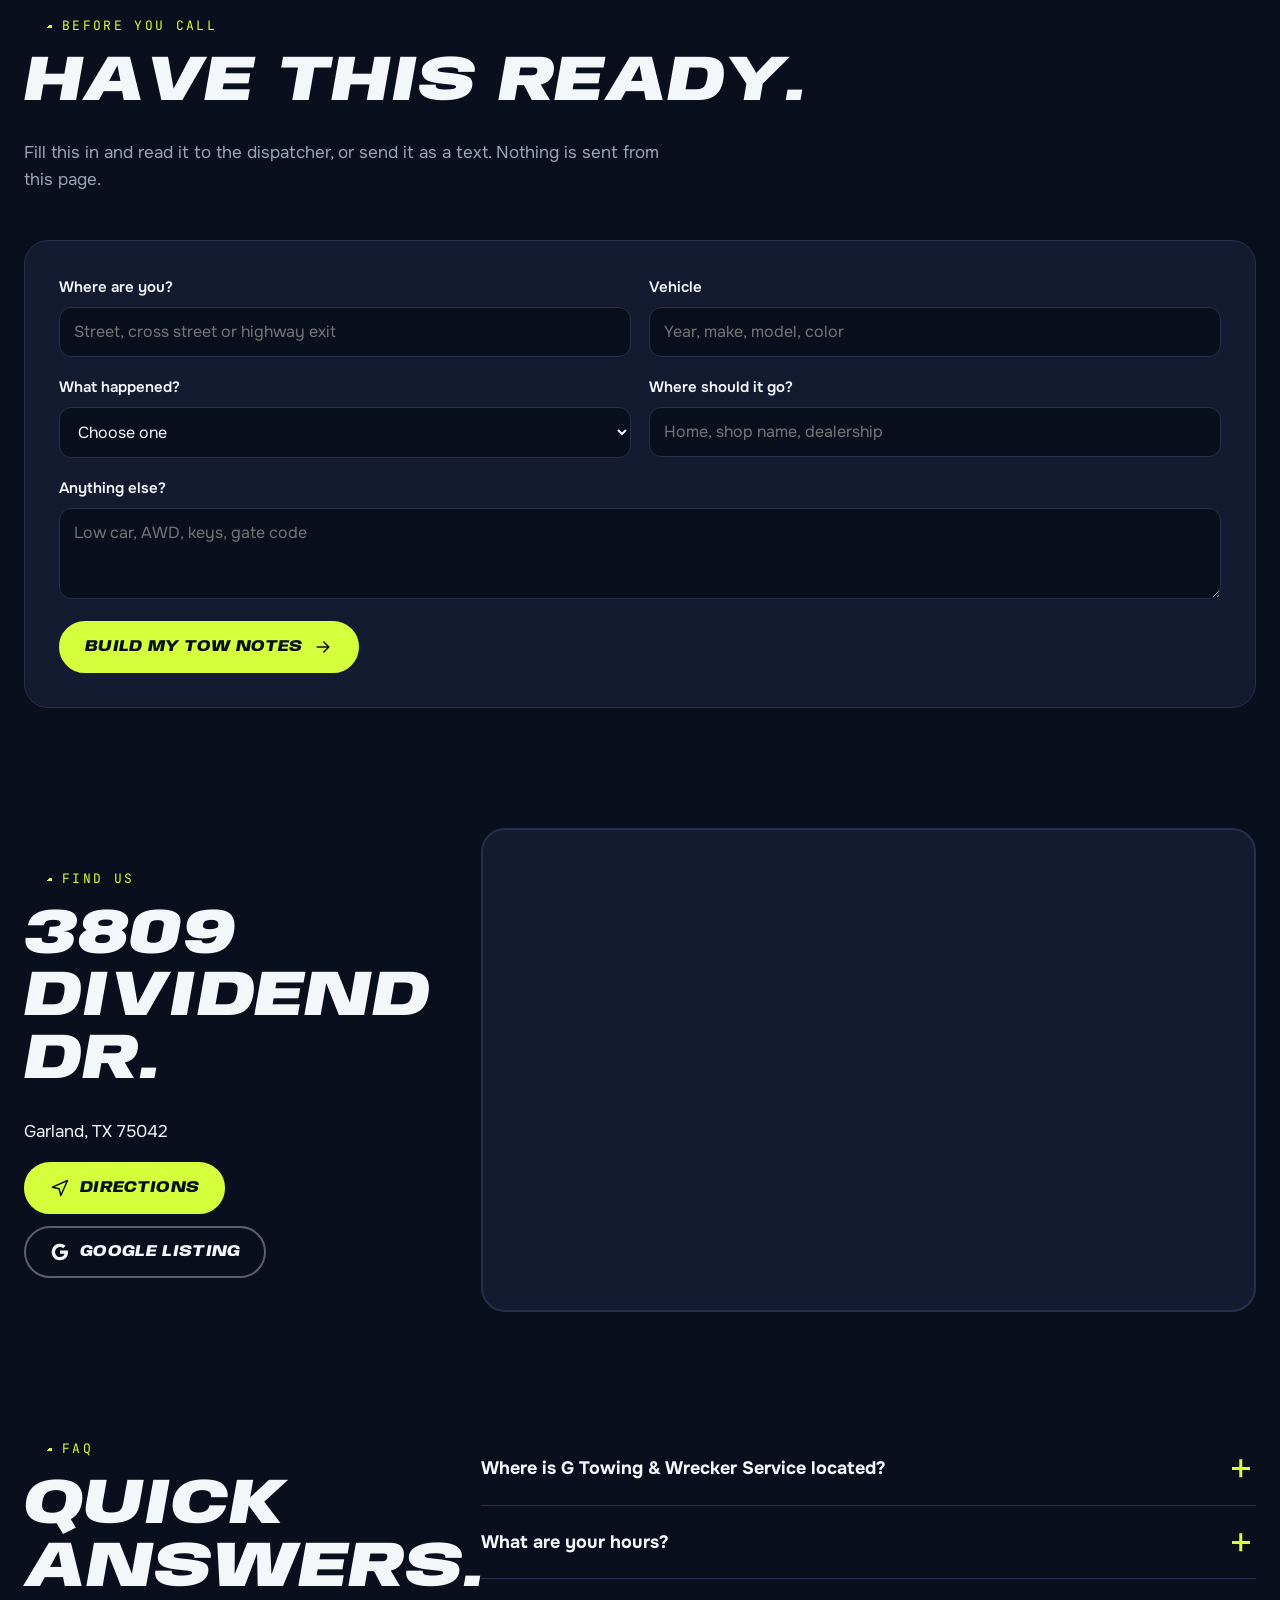
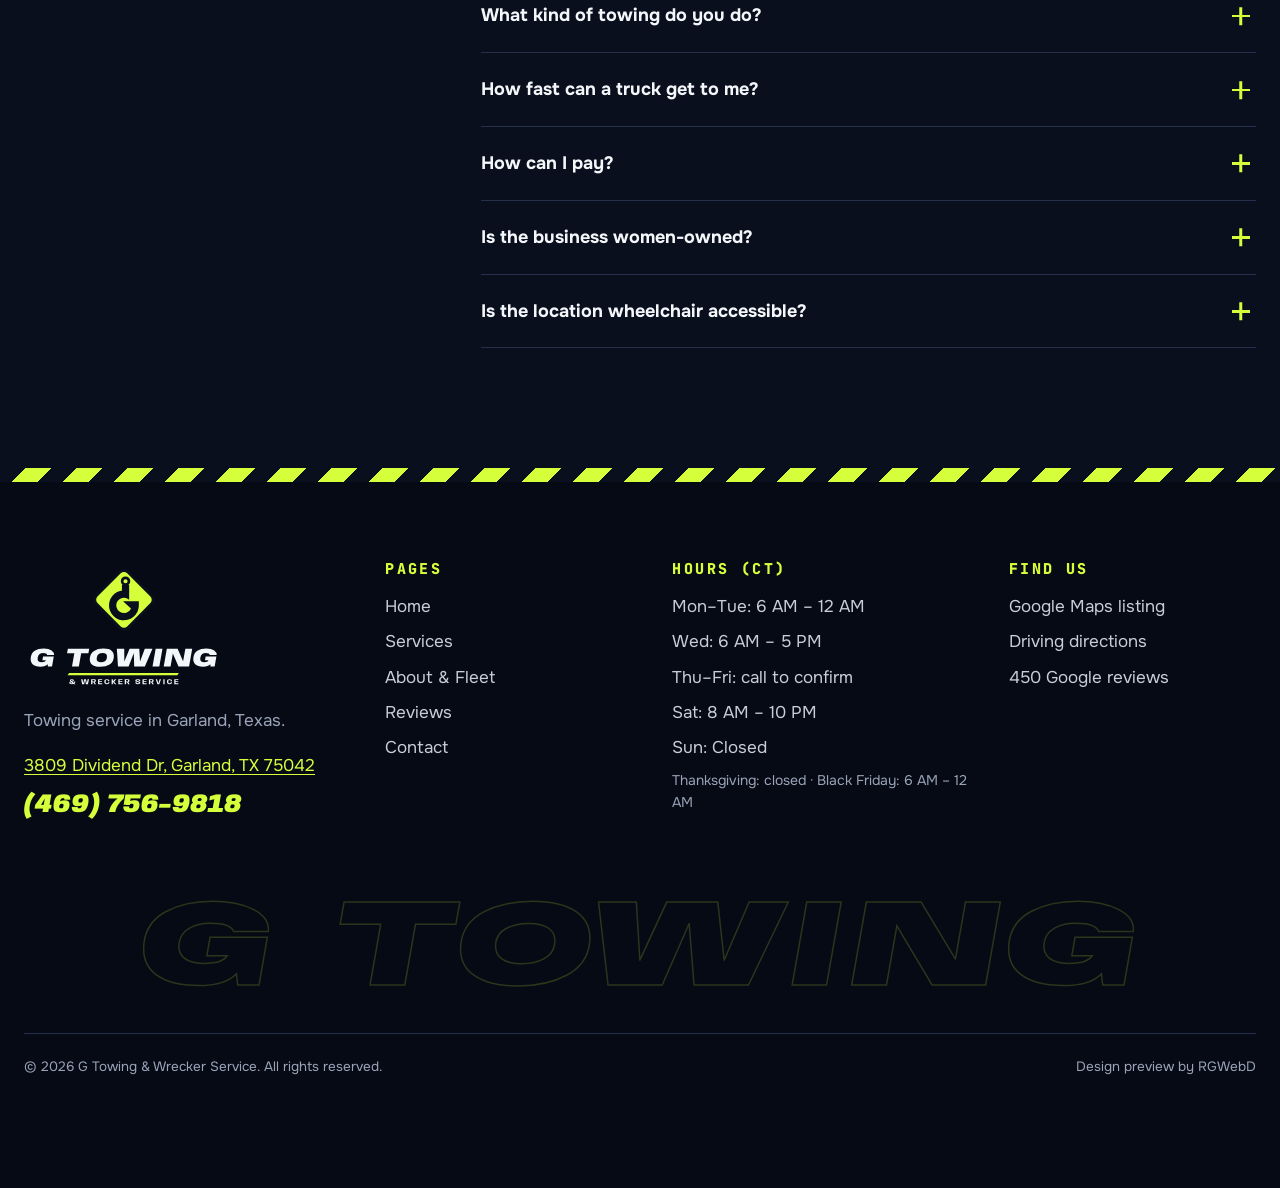
<file: contact.html>
<!doctype html><html lang="en"><head><meta charset="utf-8"><meta name="viewport" content="width=device-width,initial-scale=1,viewport-fit=cover">
<title>Contact, Hours &amp; Map | G Towing &amp; Wrecker Service, Garland TX</title><meta name="description" content="Call G Towing &amp; Wrecker Service at (469) 756-9818. 3809 Dividend Dr, Garland, TX 75042. Hours, map, payment and FAQ."><link rel="canonical" href="https://rgwebd.github.io/gtowing/contact.html"><meta name="robots" content="index,follow">
<meta name="theme-color" content="#0A0F1E"><link rel="icon" href="favicon.ico" sizes="any"><link rel="icon" href="assets/gtow-favicon.svg" type="image/svg+xml"><link rel="apple-touch-icon" href="apple-touch-icon.png"><link rel="manifest" href="assets/site.webmanifest">
<meta property="og:type" content="website"><meta property="og:site_name" content="G Towing &amp; Wrecker Service"><meta property="og:title" content="Contact, Hours &amp; Map | G Towing &amp; Wrecker Service, Garland TX"><meta property="og:description" content="Call G Towing &amp; Wrecker Service at (469) 756-9818. 3809 Dividend Dr, Garland, TX 75042. Hours, map, payment and FAQ."><meta property="og:url" content="https://rgwebd.github.io/gtowing/contact.html"><meta property="og:image" content="https://rgwebd.github.io/gtowing/assets/og-image.jpg"><meta property="og:image:width" content="1200"><meta property="og:image:height" content="630"><meta property="og:locale" content="en_US">
<meta name="twitter:card" content="summary_large_image"><meta name="twitter:title" content="Contact, Hours &amp; Map | G Towing &amp; Wrecker Service, Garland TX"><meta name="twitter:description" content="Call G Towing &amp; Wrecker Service at (469) 756-9818. 3809 Dividend Dr, Garland, TX 75042. Hours, map, payment and FAQ."><meta name="twitter:image" content="https://rgwebd.github.io/gtowing/assets/og-image.jpg">
<link rel="preload" href="assets/fonts/anybody-italic.woff2" as="font" type="font/woff2" crossorigin><link rel="preload" href="assets/fonts/onest.woff2" as="font" type="font/woff2" crossorigin>
<link rel="stylesheet" href="assets/styles.css"><script>document.documentElement.classList.add('js')</script><script type="application/ld+json">{"@context": "https://schema.org", "@type": "AutomotiveBusiness", "additionalType": "https://en.wikipedia.org/wiki/Tow_truck", "@id": "https://rgwebd.github.io/gtowing/#business", "name": "G Towing & Wrecker Service", "description": "Towing service in Garland, Texas. Google review tags mention car towing and flatbed towing. Women-owned, LGBTQ+ friendly, credit and debit cards accepted.", "url": "https://rgwebd.github.io/gtowing/", "telephone": "+1-469-756-9818", "image": ["https://rgwebd.github.io/gtowing/assets/img/g01-1600.webp", "https://rgwebd.github.io/gtowing/assets/img/g08-1600.webp"], "logo": "https://rgwebd.github.io/gtowing/assets/favicon-512.png", "address": {"@type": "PostalAddress", "streetAddress": "3809 Dividend Dr", "addressLocality": "Garland", "addressRegion": "TX", "postalCode": "75042", "addressCountry": "US"}, "geo": {"@type": "GeoCoordinates", "latitude": 32.8989485, "longitude": -96.6890066}, "hasMap": "https://www.google.com/maps/place/G+Towing+%26+Wrecker+Service/@32.8989485,-96.6890066,17z/data=!3m1!4b1!4m6!3m5!1s0x864ea09e471a4477:0xe805fd4640eda0f7!8m2!3d32.8989485!4d-96.6890066!16s%2Fg%2F11fylyrp86", "sameAs": ["https://www.google.com/maps/place/G+Towing+%26+Wrecker+Service/@32.8989485,-96.6890066,17z/data=!3m1!4b1!4m6!3m5!1s0x864ea09e471a4477:0xe805fd4640eda0f7!8m2!3d32.8989485!4d-96.6890066!16s%2Fg%2F11fylyrp86"], "openingHoursSpecification": [{"@type": "OpeningHoursSpecification", "dayOfWeek": ["Monday", "Tuesday"], "opens": "06:00", "closes": "23:59"}, {"@type": "OpeningHoursSpecification", "dayOfWeek": "Wednesday", "opens": "06:00", "closes": "17:00"}, {"@type": "OpeningHoursSpecification", "dayOfWeek": "Saturday", "opens": "08:00", "closes": "22:00"}], "specialOpeningHoursSpecification": [{"@type": "OpeningHoursSpecification", "validFrom": "2026-11-26", "validThrough": "2026-11-26", "opens": "00:00", "closes": "00:00", "description": "Thanksgiving: closed"}, {"@type": "OpeningHoursSpecification", "validFrom": "2026-11-27", "validThrough": "2026-11-27", "opens": "06:00", "closes": "23:59", "description": "Black Friday"}], "paymentAccepted": "Credit card, Debit card", "amenityFeature": [{"@type": "LocationFeatureSpecification", "name": "Women-owned", "value": true}, {"@type": "LocationFeatureSpecification", "name": "LGBTQ+ friendly", "value": true}, {"@type": "LocationFeatureSpecification", "name": "Transgender safe space", "value": true}, {"@type": "LocationFeatureSpecification", "name": "Language assistance", "value": true}, {"@type": "LocationFeatureSpecification", "name": "Wheelchair-accessible entrance", "value": true}, {"@type": "LocationFeatureSpecification", "name": "Wheelchair-accessible parking lot", "value": true}, {"@type": "LocationFeatureSpecification", "name": "Wheelchair-accessible restroom", "value": true}, {"@type": "LocationFeatureSpecification", "name": "Wheelchair-accessible seating", "value": true}], "makesOffer": [{"@type": "Offer", "itemOffered": {"@type": "Service", "name": "Car towing", "serviceType": "Towing"}}, {"@type": "Offer", "itemOffered": {"@type": "Service", "name": "Flatbed towing", "serviceType": "Towing"}}], "aggregateRating": {"@type": "AggregateRating", "ratingValue": "4.4", "reviewCount": 450, "bestRating": "5", "worstRating": "1"}}</script><script type="application/ld+json">{"@context": "https://schema.org", "@type": "BreadcrumbList", "itemListElement": [{"@type": "ListItem", "position": 1, "name": "Home", "item": "https://rgwebd.github.io/gtowing/"}, {"@type": "ListItem", "position": 2, "name": "Contact", "item": "https://rgwebd.github.io/gtowing/contact.html"}]}</script><script type="application/ld+json">{"@context": "https://schema.org", "@type": "FAQPage", "mainEntity": [{"@type": "Question", "name": "Where is G Towing & Wrecker Service located?", "acceptedAnswer": {"@type": "Answer", "text": "3809 Dividend Dr, Garland, TX 75042. It’s listed on Google as a towing service in Garland, Texas."}}, {"@type": "Question", "name": "What are your hours?", "acceptedAnswer": {"@type": "Answer", "text": "Google lists Monday and Tuesday 6 AM–12 AM, Wednesday 6 AM–5 PM, Saturday 8 AM–10 PM and Sunday closed (Central Time). Thanksgiving 2026 is closed and Black Friday is 6 AM–12 AM. Call to confirm regular Thursday and Friday hours."}}, {"@type": "Question", "name": "What kind of towing do you do?", "acceptedAnswer": {"@type": "Answer", "text": "Google reviews are tagged car towing and flatbed towing. The job photos also show a wheel-lift truck, a heavy wrecker, a box truck and a boat on the flatbed. Call to confirm what you need moved."}}, {"@type": "Question", "name": "How fast can a truck get to me?", "acceptedAnswer": {"@type": "Answer", "text": "It depends on the day. Four customer reviews mention arrivals within about 30 minutes, but there’s no guaranteed arrival time, so call for a live ETA."}}, {"@type": "Question", "name": "How can I pay?", "acceptedAnswer": {"@type": "Answer", "text": "Credit cards and debit cards are accepted, according to the Google listing."}}, {"@type": "Question", "name": "Is the business women-owned?", "acceptedAnswer": {"@type": "Answer", "text": "Yes. The Google listing says the business identifies as women-owned. It’s also listed as LGBTQ+ friendly and a transgender safe space, with language assistance."}}, {"@type": "Question", "name": "Is the location wheelchair accessible?", "acceptedAnswer": {"@type": "Answer", "text": "Yes. Google lists a wheelchair-accessible entrance, parking lot, restroom and seating."}}]}</script><script src="https://cosmiccallers.lovable.app/demo-track.js" data-demo="gtowing" defer></script></head>
<body class="p-contact"><a class="skip" href="#main">Skip to content</a><div class="chain" aria-hidden="true"><i></i><b></b></div><div class="prog" aria-hidden="true"><i></i></div>
<header class="hdr"><div class="wrap"><a class="brand" href="index.html" aria-label="G Towing &amp; Wrecker Service home"><img src="assets/gtow-horizontal-dark-bg.svg" width="555" height="124" alt="G Towing &amp; Wrecker Service"></a>
<nav class="nav" aria-label="Main"><a href="index.html">Home</a><a href="services.html">Services</a><a href="fleet.html">About &amp; Fleet</a><a href="reviews.html">Reviews</a><a href="contact.html" aria-current="page">Contact</a></nav><div class="hdr-cta"><span class="status" data-status><i></i><span>Hours: Mon–Tue 6 AM–12 AM CT</span></span><a class="btn sm mag call beacon" href="tel:+14697569818"><svg viewBox="0 0 24 24" fill="none" stroke="currentColor" stroke-width="1.8" stroke-linecap="round" stroke-linejoin="round" aria-hidden="true"><path d="M5 3h4l2 5-2.5 1.5a11 11 0 0 0 6 6L16 13l5 2v4a2 2 0 0 1-2 2A16 16 0 0 1 3 5a2 2 0 0 1 2-2z"/></svg><span class="lbl">(469) 756-9818</span></a></div>
<button class="burger" type="button" aria-expanded="false" aria-controls="mnav" aria-label="Open menu"><span></span><span></span></button></div></header>
<nav class="mnav" id="mnav" aria-label="Mobile" aria-hidden="true"><div class="mnav-links"><a href="index.html">Home</a><a href="services.html">Services</a><a href="fleet.html">About &amp; Fleet</a><a href="reviews.html">Reviews</a><a href="contact.html" aria-current="page">Contact</a></div><div class="ctas"><a class="btn mag call " href="tel:+14697569818"><svg viewBox="0 0 24 24" fill="none" stroke="currentColor" stroke-width="1.8" stroke-linecap="round" stroke-linejoin="round" aria-hidden="true"><path d="M5 3h4l2 5-2.5 1.5a11 11 0 0 0 6 6L16 13l5 2v4a2 2 0 0 1-2 2A16 16 0 0 1 3 5a2 2 0 0 1 2-2z"/></svg><span class="lbl">Call (469) 756-9818</span></a><a class="btn mag ghost" href="https://www.google.com/maps/dir/?api=1&destination=G+Towing+%26+Wrecker+Service%2C+3809+Dividend+Dr%2C+Garland%2C+TX+75042" target="_blank" rel="noopener"><svg viewBox="0 0 24 24" fill="none" stroke="currentColor" stroke-width="1.8" stroke-linecap="round" stroke-linejoin="round" aria-hidden="true"><path d="M3 11l18-8-8 18-2-8z"/></svg><span class="lbl">Directions</span></a></div><p><span class="status" data-status><i></i><span>Hours: Mon–Tue 6 AM–12 AM CT</span></span></p></nav><main id="main"><section class="phero" aria-labelledby="h1"><div class="phero-ph kb"><img src="assets/img/g09-1600.webp" srcset="assets/img/g09-800.webp 800w, assets/img/g09-1600.webp 1600w" sizes="100vw" width="1600" height="900" alt="Flatbed carrying a speedboat along a highway shoulder" fetchpriority="high" decoding="async"></div><div class="phero-sh" aria-hidden="true"></div><div class="streak" aria-hidden="true"></div>
<div class="bgword out" aria-hidden="true">CALL</div><div class="wrap phero-in"><nav class="crumbs" aria-label="Breadcrumb"><a href="index.html">Home</a><span aria-hidden="true">/</span><span aria-current="page">Contact</span></nav><p class="kicker">Contact · Garland, TX</p><h1 id="h1" class="split-h">Call. <em>We’ll roll.</em></h1><p class="lead">(469) 756-9818 · 3809 Dividend Dr, Garland, TX 75042</p>
<div class="ctas"><a class="btn mag call " href="tel:+14697569818"><svg viewBox="0 0 24 24" fill="none" stroke="currentColor" stroke-width="1.8" stroke-linecap="round" stroke-linejoin="round" aria-hidden="true"><path d="M5 3h4l2 5-2.5 1.5a11 11 0 0 0 6 6L16 13l5 2v4a2 2 0 0 1-2 2A16 16 0 0 1 3 5a2 2 0 0 1 2-2z"/></svg><span class="lbl">Call (469) 756-9818</span></a><a class="btn mag ghost" href="https://www.google.com/maps/dir/?api=1&destination=G+Towing+%26+Wrecker+Service%2C+3809+Dividend+Dr%2C+Garland%2C+TX+75042" target="_blank" rel="noopener"><svg viewBox="0 0 24 24" fill="none" stroke="currentColor" stroke-width="1.8" stroke-linecap="round" stroke-linejoin="round" aria-hidden="true"><path d="M3 11l18-8-8 18-2-8z"/></svg><span class="lbl">Directions</span></a></div></div><div class="hz-edge" aria-hidden="true"></div></section>
<section class="cgrid-sec" aria-labelledby="c-h"><div class="wrap cgrid">
<div class="callcard" data-r><p class="eyebrow">Fastest way</p><h2 id="c-h">Call the dispatcher</h2><a class="bignum" href="tel:+14697569818">(469) 756-9818</a><p><span class="status" data-status><i></i><span>Hours: Mon–Tue 6 AM–12 AM CT</span></span></p><div class="ctas"><a class="btn mag call xl" href="tel:+14697569818"><svg viewBox="0 0 24 24" fill="none" stroke="currentColor" stroke-width="1.8" stroke-linecap="round" stroke-linejoin="round" aria-hidden="true"><path d="M5 3h4l2 5-2.5 1.5a11 11 0 0 0 6 6L16 13l5 2v4a2 2 0 0 1-2 2A16 16 0 0 1 3 5a2 2 0 0 1 2-2z"/></svg><span class="lbl">Call (469) 756-9818</span></a><a class="btn mag ghost" href="https://www.google.com/maps/dir/?api=1&destination=G+Towing+%26+Wrecker+Service%2C+3809+Dividend+Dr%2C+Garland%2C+TX+75042" target="_blank" rel="noopener"><svg viewBox="0 0 24 24" fill="none" stroke="currentColor" stroke-width="1.8" stroke-linecap="round" stroke-linejoin="round" aria-hidden="true"><path d="M3 11l18-8-8 18-2-8z"/></svg><span class="lbl">Directions</span></a></div>
<ul class="meta"><li><svg viewBox="0 0 24 24" fill="none" stroke="currentColor" stroke-width="1.8" stroke-linecap="round" stroke-linejoin="round" aria-hidden="true"><path d="M12 21s7-6.2 7-12a7 7 0 0 0-14 0c0 5.8 7 12 7 12z"/><circle cx="12" cy="9" r="2.5"/></svg><span><a href="https://www.google.com/maps/dir/?api=1&destination=G+Towing+%26+Wrecker+Service%2C+3809+Dividend+Dr%2C+Garland%2C+TX+75042" target="_blank" rel="noopener">3809 Dividend Dr, Garland, TX 75042</a></span></li><li><svg viewBox="0 0 24 24" fill="none" stroke="currentColor" stroke-width="1.8" stroke-linecap="round" stroke-linejoin="round" aria-hidden="true"><rect x="2.5" y="5" width="19" height="14" rx="2"/><path d="M2.5 10h19M6 15h4"/></svg><span>Credit &amp; debit cards</span></li><li><svg viewBox="0 0 24 24" fill="none" stroke="currentColor" stroke-width="1.8" stroke-linecap="round" stroke-linejoin="round" aria-hidden="true"><circle cx="12" cy="4.5" r="1.8"/><path d="M5 8.5l7 1.5 7-1.5M12 10v4l-3 7M12 14l3 7"/></svg><span>Wheelchair-accessible entrance, parking, restroom &amp; seating</span></li><li><svg viewBox="0 0 24 24" fill="none" stroke="currentColor" stroke-width="1.8" stroke-linecap="round" stroke-linejoin="round" aria-hidden="true"><circle cx="12" cy="12" r="9"/><path d="M3 12h18M12 3a14 14 0 0 1 0 18M12 3a14 14 0 0 0 0 18"/></svg><span>Language assistance</span></li></ul></div>
<div class="hourscard" data-r><p class="eyebrow">Hours</p><h2>When we’re open</h2><table class="hours"><caption class="sr">Business hours, Central Time</caption><tbody><tr data-d="1"><th scope="row">Monday</th><td>6 AM – 12 AM</td></tr><tr data-d="2"><th scope="row">Tuesday</th><td>6 AM – 12 AM</td></tr><tr data-d="3"><th scope="row">Wednesday</th><td>6 AM – 5 PM</td></tr><tr data-d="4"><th scope="row">Thursday</th><td>Closed<small>Thanksgiving, Nov 26</small></td></tr><tr data-d="5"><th scope="row">Friday</th><td>6 AM – 12 AM<small>Black Friday, Nov 27</small></td></tr><tr data-d="6"><th scope="row">Saturday</th><td>8 AM – 10 PM</td></tr><tr data-d="0"><th scope="row">Sunday</th><td>Closed</td></tr></tbody></table><p class="note">Central Time, as listed on Google for Thanksgiving week 2026. Thursday and Friday showed holiday hours, so please call to confirm regular Thursday and Friday hours.</p></div></div></section>
<section class="planner-sec" aria-labelledby="pl-h"><div class="wrap pl-in"><div class="sec-head" data-r><p class="eyebrow">Before you call</p><h2 id="pl-h" class="split-h">Have this ready.</h2><p class="sub">Fill this in and read it to the dispatcher, or send it as a text. Nothing is sent from this page.</p></div>
<form class="planner" data-r><div class="fgrid2"><label>Where are you?<input name="where" autocomplete="street-address" placeholder="Street, cross street or highway exit"></label>
<label>Vehicle<input name="veh" placeholder="Year, make, model, color"></label>
<label>What happened?<select name="what"><option value="">Choose one</option><option>Won’t start</option><option>Accident</option><option>Flat or tire damage</option><option>Stuck (ditch, mud, grass)</option><option>Moving a vehicle that doesn’t run</option><option>Something else</option></select></label>
<label>Where should it go?<input name="to" placeholder="Home, shop name, dealership"></label>
<label class="full">Anything else?<textarea name="notes" rows="3" placeholder="Low car, AWD, keys, gate code"></textarea></label></div>
<div class="ctas"><button class="btn mag" type="submit"><span class="lbl">Build my tow notes</span><svg viewBox="0 0 24 24" fill="none" stroke="currentColor" stroke-width="1.8" stroke-linecap="round" stroke-linejoin="round" aria-hidden="true"><path d="M5 12h14M13 6l6 6-6 6"/></svg></button></div>
<div class="out" hidden><pre></pre><div class="ctas"><a class="btn mag call" href="tel:+14697569818"><svg viewBox="0 0 24 24" fill="none" stroke="currentColor" stroke-width="1.8" stroke-linecap="round" stroke-linejoin="round" aria-hidden="true"><path d="M5 3h4l2 5-2.5 1.5a11 11 0 0 0 6 6L16 13l5 2v4a2 2 0 0 1-2 2A16 16 0 0 1 3 5a2 2 0 0 1 2-2z"/></svg><span class="lbl">Call (469) 756-9818</span></a><a class="btn ghost mag smsb" href="sms:+14697569818"><svg viewBox="0 0 24 24" fill="none" stroke="currentColor" stroke-width="1.8" stroke-linecap="round" stroke-linejoin="round" aria-hidden="true"><path d="M4 5h16v11H9l-5 4z"/><path d="M8 9.5h8M8 12.5h5"/></svg><span class="lbl">Send as a text</span></a><button class="btn ghost copy" type="button"><svg viewBox="0 0 24 24" fill="none" stroke="currentColor" stroke-width="1.8" stroke-linecap="round" stroke-linejoin="round" aria-hidden="true"><rect x="8" y="8" width="12" height="12" rx="2"/><path d="M16 8V5a1 1 0 0 0-1-1H5a1 1 0 0 0-1 1v10a1 1 0 0 0 1 1h3"/></svg><span class="lbl">Copy</span></button></div><p class="small">Texting this number hasn’t been confirmed. If you don’t get a reply, call.</p></div></form></div></section>
<section class="mapsec" aria-labelledby="map-h"><div class="wrap mapgrid"><div data-r><p class="eyebrow">Find us</p><h2 id="map-h" class="split-h">3809 Dividend Dr.</h2><p>Garland, TX 75042</p><div class="ctas"><a class="btn mag " href="https://www.google.com/maps/dir/?api=1&destination=G+Towing+%26+Wrecker+Service%2C+3809+Dividend+Dr%2C+Garland%2C+TX+75042" target="_blank" rel="noopener"><svg viewBox="0 0 24 24" fill="none" stroke="currentColor" stroke-width="1.8" stroke-linecap="round" stroke-linejoin="round" aria-hidden="true"><path d="M3 11l18-8-8 18-2-8z"/></svg><span class="lbl">Directions</span></a><a class="btn ghost mag" href="https://www.google.com/maps/place/G+Towing+%26+Wrecker+Service/@32.8989485,-96.6890066,17z/data=!3m1!4b1!4m6!3m5!1s0x864ea09e471a4477:0xe805fd4640eda0f7!8m2!3d32.8989485!4d-96.6890066!16s%2Fg%2F11fylyrp86" target="_blank" rel="noopener"><svg viewBox="0 0 24 24" aria-hidden="true"><path fill="currentColor" d="M21.6 12.2c0-.7-.1-1.4-.2-2H12v3.8h5.4a4.6 4.6 0 0 1-2 3v2.5h3.2c1.9-1.7 3-4.3 3-7.3zM12 22c2.7 0 5-.9 6.6-2.4l-3.2-2.5c-.9.6-2 1-3.4 1-2.6 0-4.8-1.8-5.6-4.1H3.1v2.6A10 10 0 0 0 12 22zM6.4 14a6 6 0 0 1 0-3.9V7.5H3.1a10 10 0 0 0 0 9zM12 6c1.5 0 2.8.5 3.8 1.5l2.9-2.9A10 10 0 0 0 3.1 7.5L6.4 10C7.2 7.7 9.4 6 12 6z"/></svg><span class="lbl">Google listing</span></a></div></div>
<div class="map" data-r><iframe title="Map showing G Towing &amp; Wrecker Service at 3809 Dividend Dr, Garland, TX" src="https://www.google.com/maps?q=G+Towing+%26+Wrecker+Service,+3809+Dividend+Dr,+Garland,+TX+75042&z=15&output=embed" loading="lazy" referrerpolicy="no-referrer-when-downgrade"></iframe></div></div></section>
<section class="faqsec" aria-labelledby="faq-h"><div class="wrap faq-in"><div class="sec-head" data-r><p class="eyebrow">FAQ</p><h2 id="faq-h" class="split-h">Quick answers.</h2></div><div class="faqs"><details class="faq" data-r><summary>Where is G Towing &amp; Wrecker Service located?<span aria-hidden="true"></span></summary><p>3809 Dividend Dr, Garland, TX 75042. It’s listed on Google as a towing service in Garland, Texas.</p></details><details class="faq" data-r><summary>What are your hours?<span aria-hidden="true"></span></summary><p>Google lists Monday and Tuesday 6 AM–12 AM, Wednesday 6 AM–5 PM, Saturday 8 AM–10 PM and Sunday closed (Central Time). Thanksgiving 2026 is closed and Black Friday is 6 AM–12 AM. Call to confirm regular Thursday and Friday hours.</p></details><details class="faq" data-r><summary>What kind of towing do you do?<span aria-hidden="true"></span></summary><p>Google reviews are tagged car towing and flatbed towing. The job photos also show a wheel-lift truck, a heavy wrecker, a box truck and a boat on the flatbed. Call to confirm what you need moved.</p></details><details class="faq" data-r><summary>How fast can a truck get to me?<span aria-hidden="true"></span></summary><p>It depends on the day. Four customer reviews mention arrivals within about 30 minutes, but there’s no guaranteed arrival time, so call for a live ETA.</p></details><details class="faq" data-r><summary>How can I pay?<span aria-hidden="true"></span></summary><p>Credit cards and debit cards are accepted, according to the Google listing.</p></details><details class="faq" data-r><summary>Is the business women-owned?<span aria-hidden="true"></span></summary><p>Yes. The Google listing says the business identifies as women-owned. It’s also listed as LGBTQ+ friendly and a transgender safe space, with language assistance.</p></details><details class="faq" data-r><summary>Is the location wheelchair accessible?<span aria-hidden="true"></span></summary><p>Yes. Google lists a wheelchair-accessible entrance, parking lot, restroom and seating.</p></details></div></div></section></main><footer class="ftr"><div class="hz" aria-hidden="true"></div><div class="wrap"><div class="fgrid">
<div class="fbrand"><img src="assets/gtow-stacked-dark-bg.svg" width="260" height="262" alt="G Towing &amp; Wrecker Service" loading="lazy"><p>Towing service in Garland, Texas.</p>
<address><a href="https://www.google.com/maps/dir/?api=1&destination=G+Towing+%26+Wrecker+Service%2C+3809+Dividend+Dr%2C+Garland%2C+TX+75042" target="_blank" rel="noopener">3809 Dividend Dr, Garland, TX 75042</a><br><a class="fphone" href="tel:+14697569818">(469) 756-9818</a></address></div>
<div><h2 class="fh">Pages</h2><ul><li><a href="index.html">Home</a></li><li><a href="services.html">Services</a></li><li><a href="fleet.html">About &amp; Fleet</a></li><li><a href="reviews.html">Reviews</a></li><li><a href="contact.html">Contact</a></li></ul></div>
<div><h2 class="fh">Hours (CT)</h2><ul class="fhours"><li>Mon–Tue: 6 AM – 12 AM</li><li>Wed: 6 AM – 5 PM</li><li>Thu–Fri: call to confirm</li><li>Sat: 8 AM – 10 PM</li><li>Sun: Closed</li><li class="muted">Thanksgiving: closed · Black Friday: 6 AM – 12 AM</li></ul></div>
<div><h2 class="fh">Find us</h2><ul><li><a href="https://www.google.com/maps/place/G+Towing+%26+Wrecker+Service/@32.8989485,-96.6890066,17z/data=!3m1!4b1!4m6!3m5!1s0x864ea09e471a4477:0xe805fd4640eda0f7!8m2!3d32.8989485!4d-96.6890066!16s%2Fg%2F11fylyrp86" target="_blank" rel="noopener">Google Maps listing</a></li><li><a href="https://www.google.com/maps/dir/?api=1&destination=G+Towing+%26+Wrecker+Service%2C+3809+Dividend+Dr%2C+Garland%2C+TX+75042" target="_blank" rel="noopener">Driving directions</a></li><li><a href="reviews.html">450 Google reviews</a></li></ul></div>
</div><div class="bigword" aria-hidden="true">G TOWING</div><div class="legal"><span>© 2026 G Towing &amp; Wrecker Service. All rights reserved.</span><span>Design preview by RGWebD</span></div></div></footer>
<div class="mbar"><a class="btn mag call " href="tel:+14697569818"><svg viewBox="0 0 24 24" fill="none" stroke="currentColor" stroke-width="1.8" stroke-linecap="round" stroke-linejoin="round" aria-hidden="true"><path d="M5 3h4l2 5-2.5 1.5a11 11 0 0 0 6 6L16 13l5 2v4a2 2 0 0 1-2 2A16 16 0 0 1 3 5a2 2 0 0 1 2-2z"/></svg><span class="lbl">Call now</span></a><a class="btn mag ghost" href="https://www.google.com/maps/dir/?api=1&destination=G+Towing+%26+Wrecker+Service%2C+3809+Dividend+Dr%2C+Garland%2C+TX+75042" target="_blank" rel="noopener"><svg viewBox="0 0 24 24" fill="none" stroke="currentColor" stroke-width="1.8" stroke-linecap="round" stroke-linejoin="round" aria-hidden="true"><path d="M3 11l18-8-8 18-2-8z"/></svg><span class="lbl">Directions</span></a></div>
<div class="demo" role="note">Design preview by RGWebD<button type="button" aria-label="Dismiss preview note">×</button></div><script src="assets/script.js" defer></script></body></html>
</file>
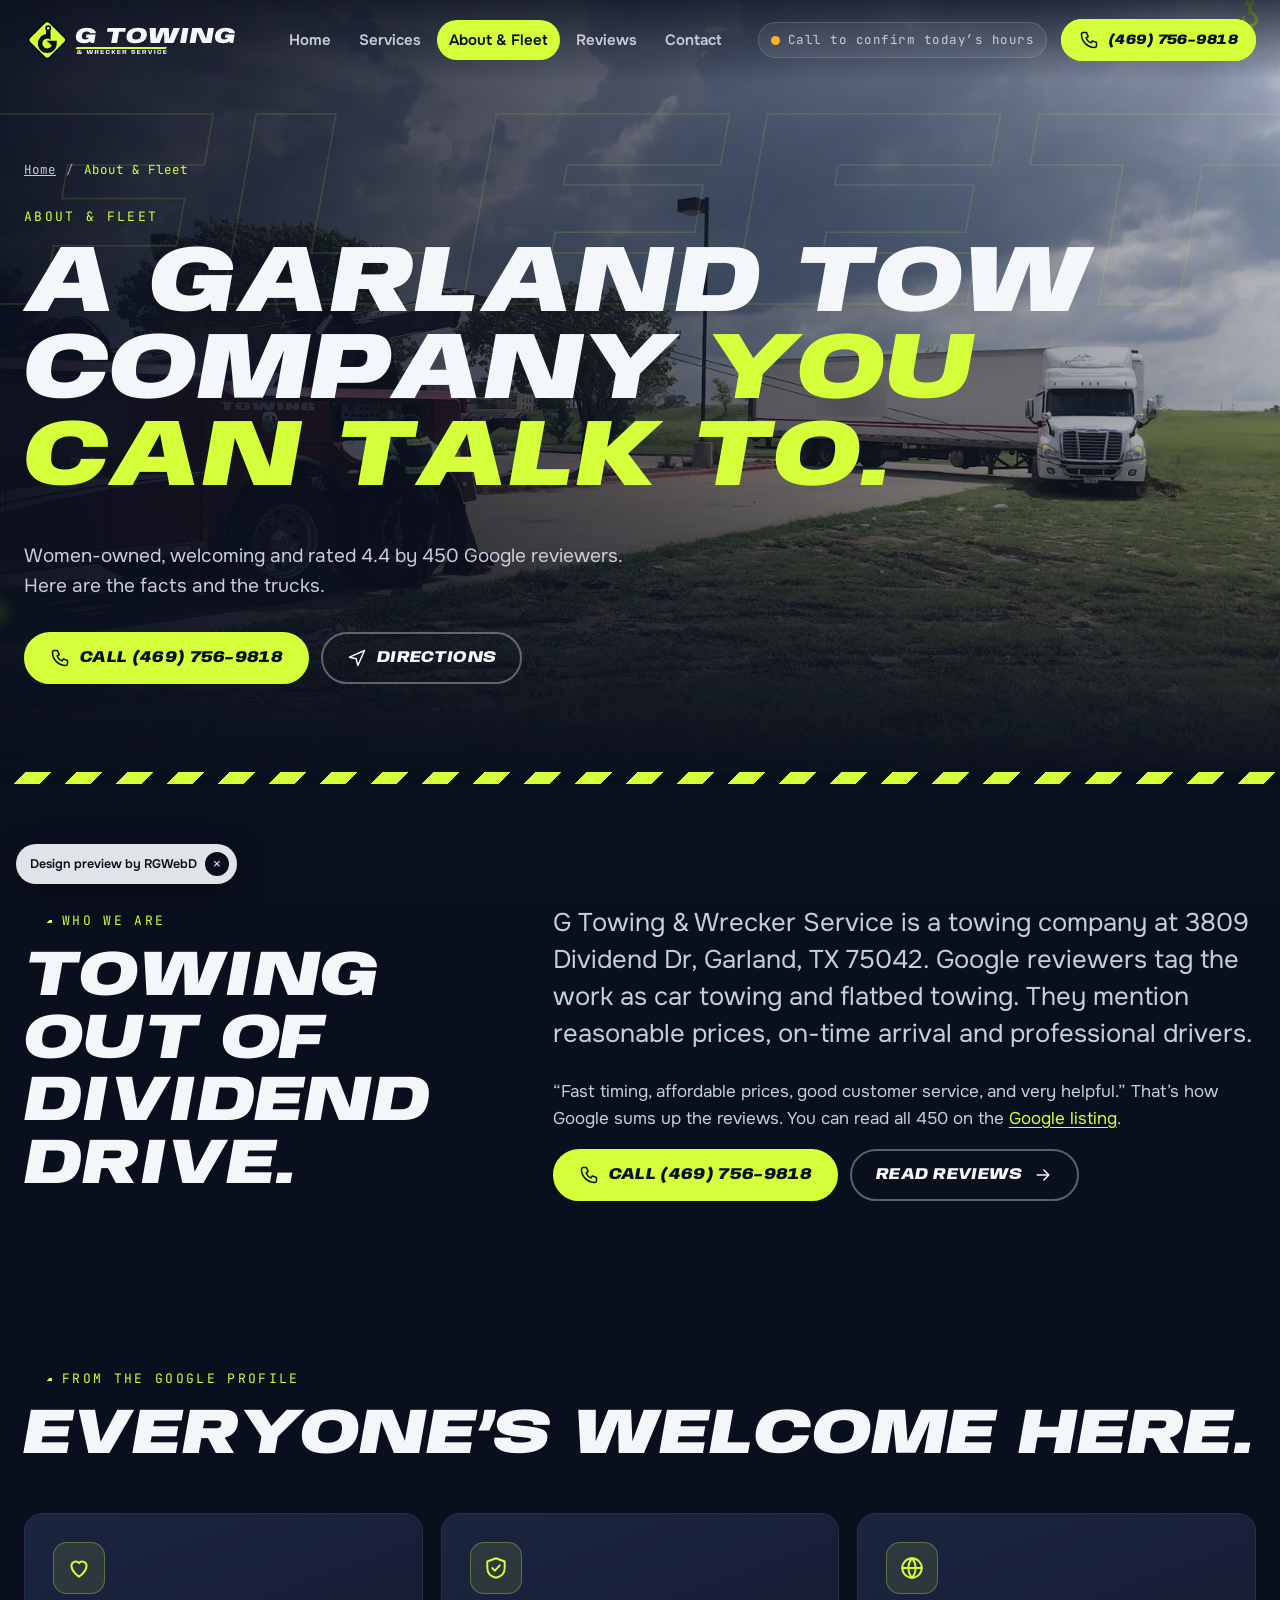
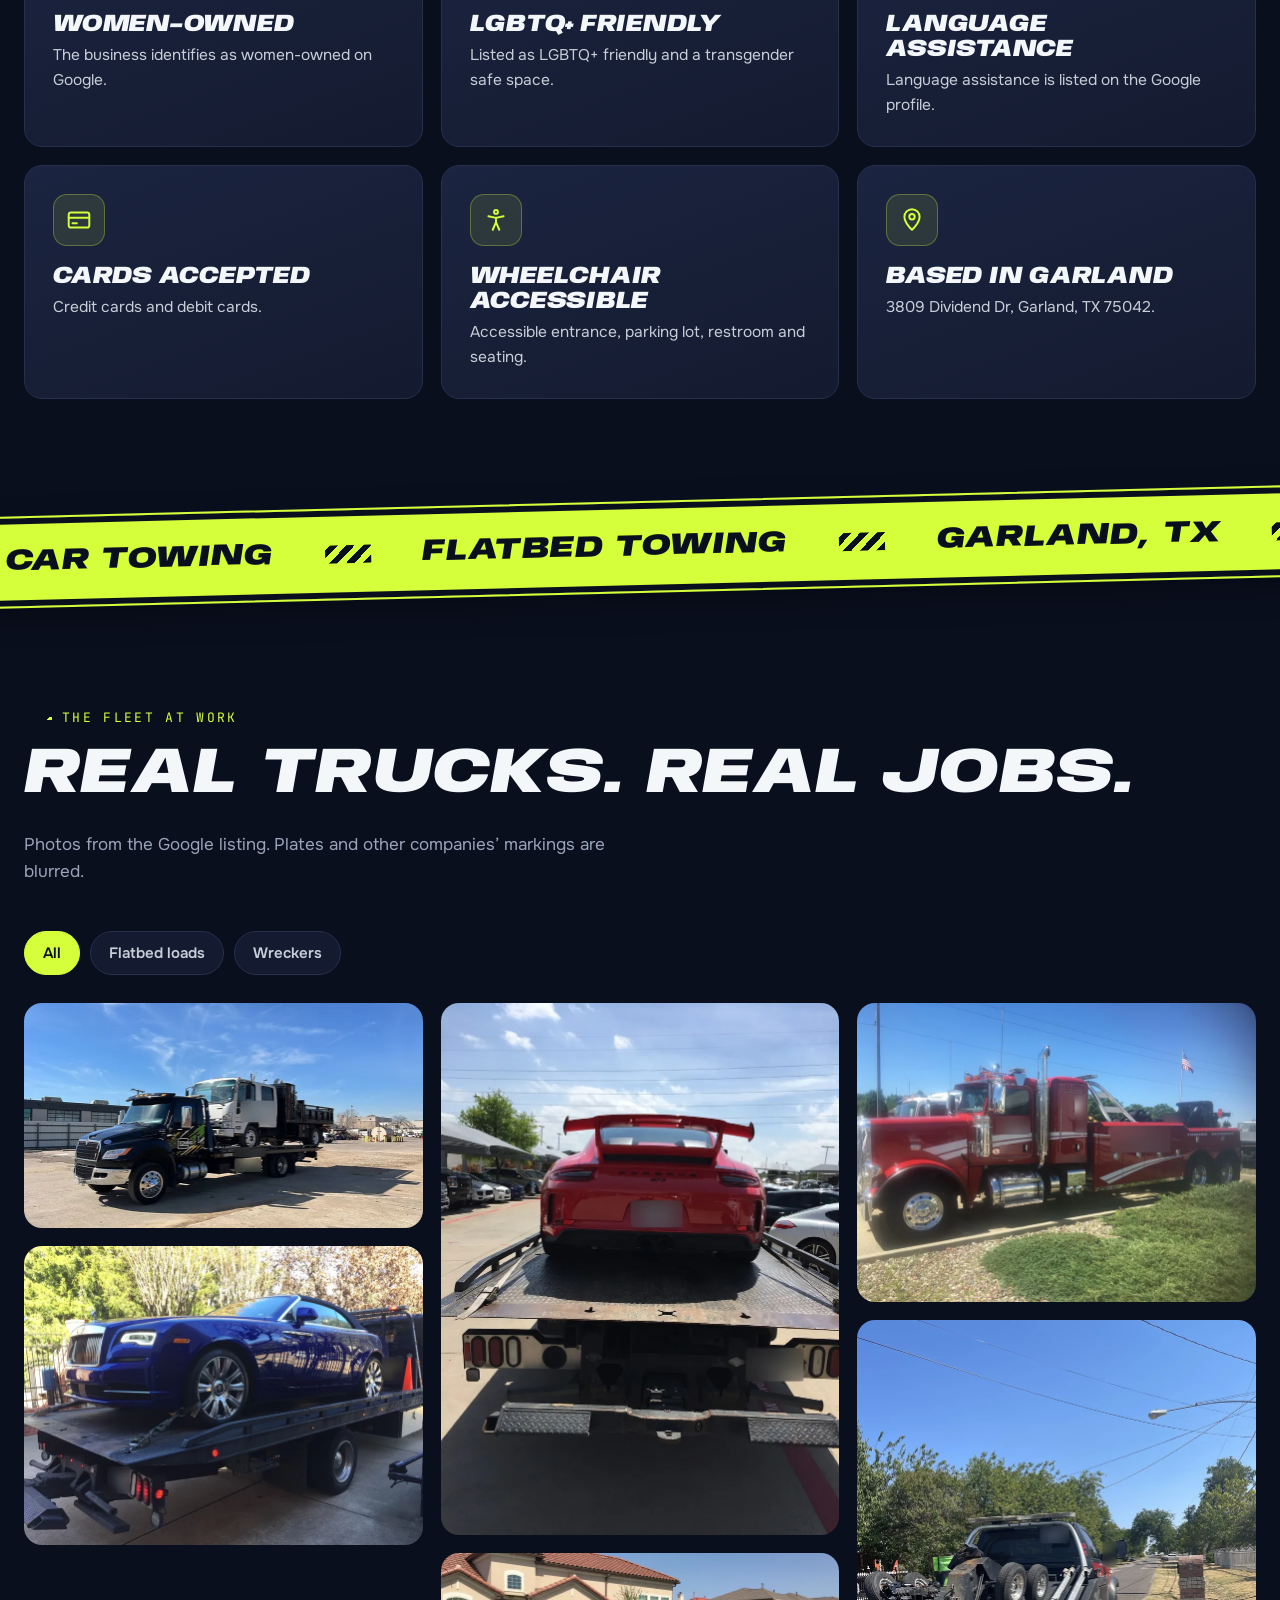
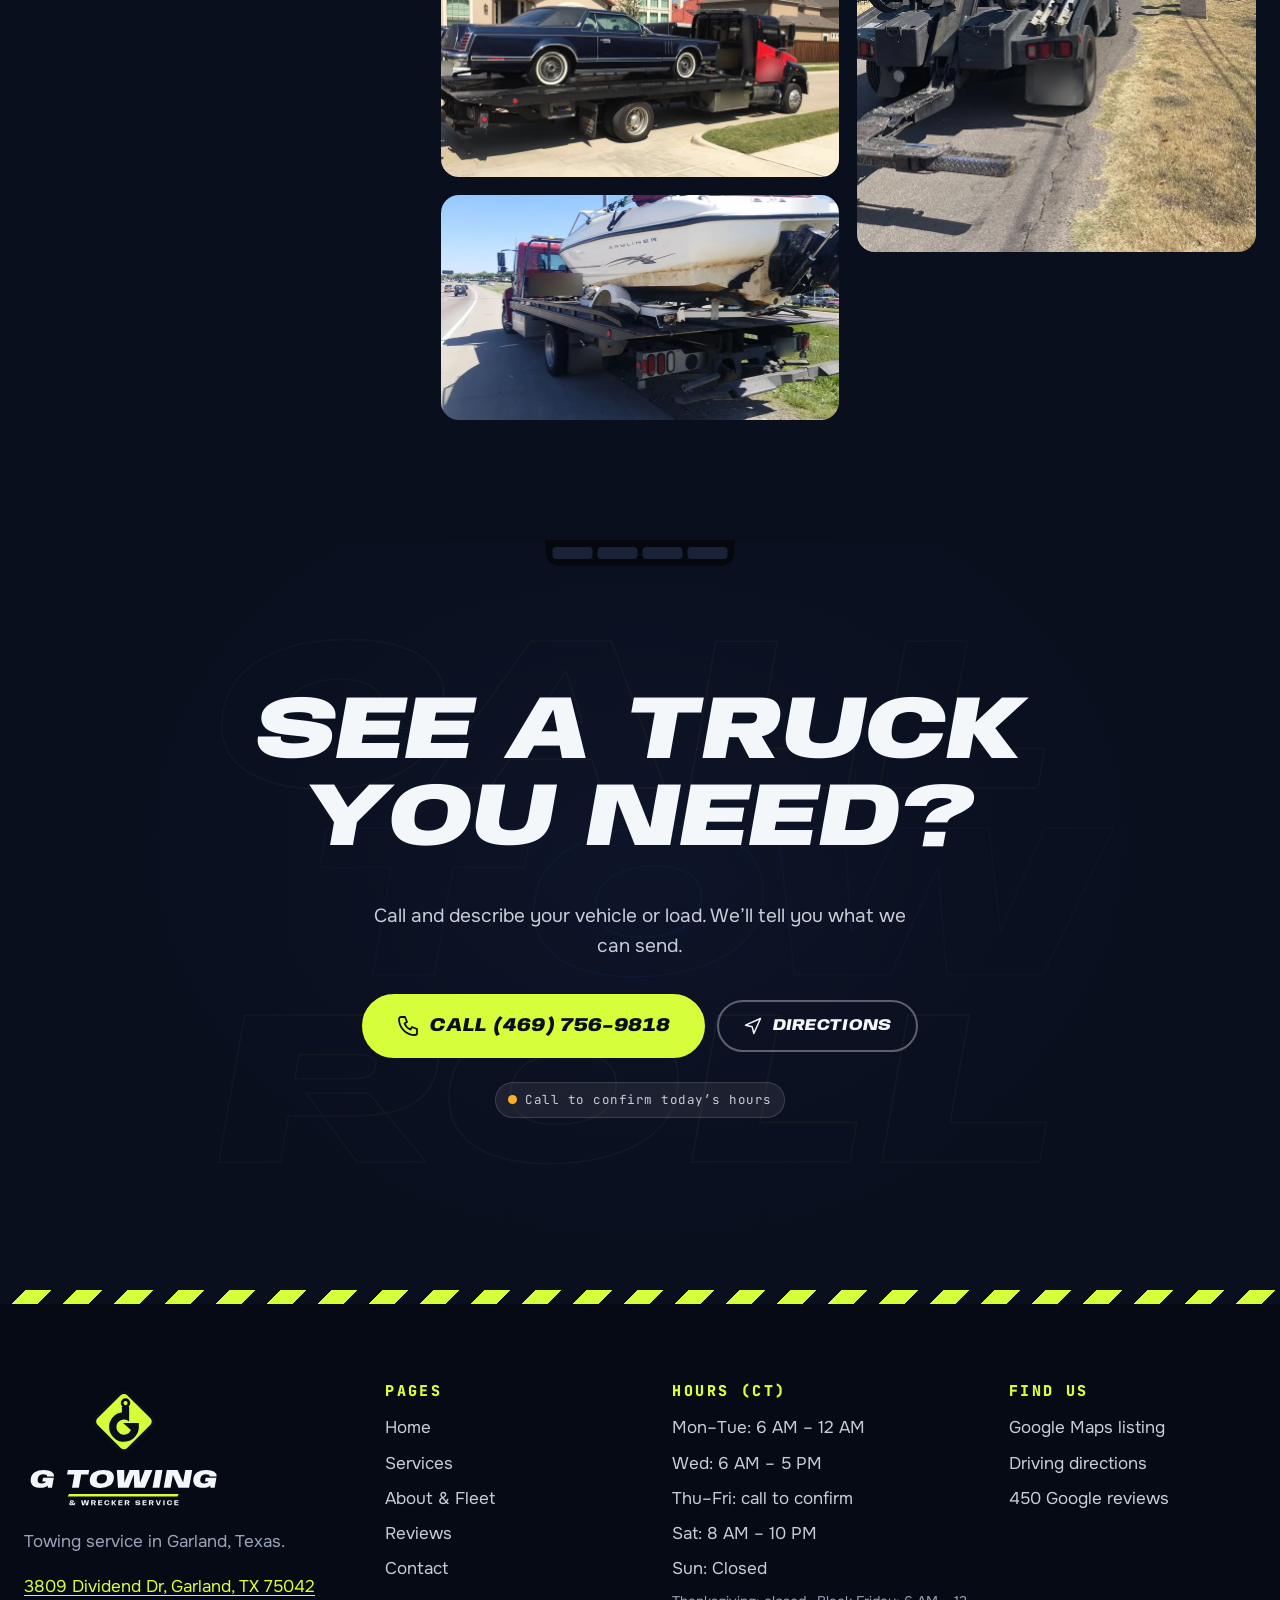
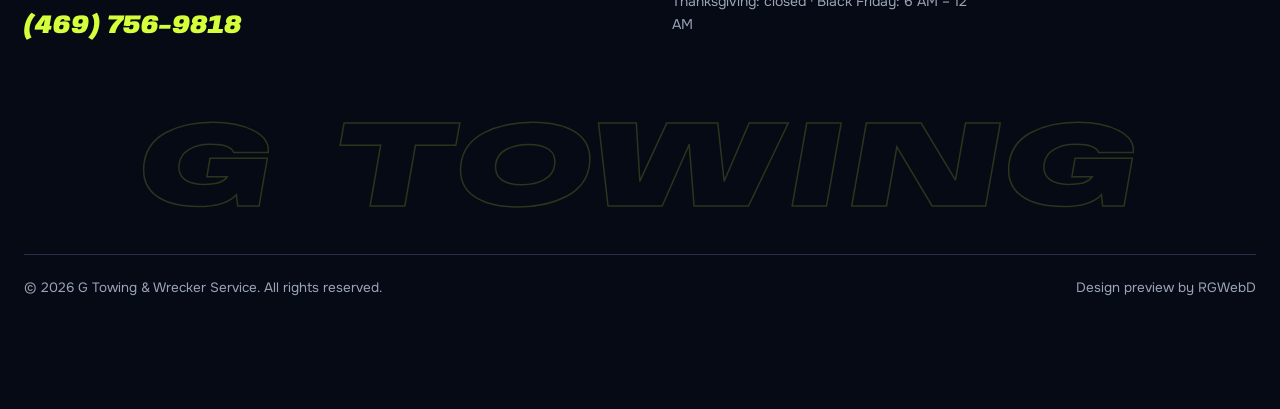
<file: fleet.html>
<!doctype html><html lang="en"><head><meta charset="utf-8"><meta name="viewport" content="width=device-width,initial-scale=1,viewport-fit=cover">
<title>About &amp; Fleet | G Towing &amp; Wrecker Service, Garland TX</title><meta name="description" content="About G Towing &amp; Wrecker Service: a women-owned, LGBTQ+ friendly tow company in Garland, TX. See the trucks and job photos."><link rel="canonical" href="https://rgwebd.github.io/gtowing/fleet.html"><meta name="robots" content="index,follow">
<meta name="theme-color" content="#0A0F1E"><link rel="icon" href="favicon.ico" sizes="any"><link rel="icon" href="assets/gtow-favicon.svg" type="image/svg+xml"><link rel="apple-touch-icon" href="apple-touch-icon.png"><link rel="manifest" href="assets/site.webmanifest">
<meta property="og:type" content="website"><meta property="og:site_name" content="G Towing &amp; Wrecker Service"><meta property="og:title" content="About &amp; Fleet | G Towing &amp; Wrecker Service, Garland TX"><meta property="og:description" content="About G Towing &amp; Wrecker Service: a women-owned, LGBTQ+ friendly tow company in Garland, TX. See the trucks and job photos."><meta property="og:url" content="https://rgwebd.github.io/gtowing/fleet.html"><meta property="og:image" content="https://rgwebd.github.io/gtowing/assets/og-image.jpg"><meta property="og:image:width" content="1200"><meta property="og:image:height" content="630"><meta property="og:locale" content="en_US">
<meta name="twitter:card" content="summary_large_image"><meta name="twitter:title" content="About &amp; Fleet | G Towing &amp; Wrecker Service, Garland TX"><meta name="twitter:description" content="About G Towing &amp; Wrecker Service: a women-owned, LGBTQ+ friendly tow company in Garland, TX. See the trucks and job photos."><meta name="twitter:image" content="https://rgwebd.github.io/gtowing/assets/og-image.jpg">
<link rel="preload" href="assets/fonts/anybody-italic.woff2" as="font" type="font/woff2" crossorigin><link rel="preload" href="assets/fonts/onest.woff2" as="font" type="font/woff2" crossorigin>
<link rel="stylesheet" href="assets/styles.css"><script>document.documentElement.classList.add('js')</script><script type="application/ld+json">{"@context": "https://schema.org", "@type": "AutomotiveBusiness", "additionalType": "https://en.wikipedia.org/wiki/Tow_truck", "@id": "https://rgwebd.github.io/gtowing/#business", "name": "G Towing & Wrecker Service", "description": "Towing service in Garland, Texas. Google review tags mention car towing and flatbed towing. Women-owned, LGBTQ+ friendly, credit and debit cards accepted.", "url": "https://rgwebd.github.io/gtowing/", "telephone": "+1-469-756-9818", "image": ["https://rgwebd.github.io/gtowing/assets/img/g01-1600.webp", "https://rgwebd.github.io/gtowing/assets/img/g08-1600.webp"], "logo": "https://rgwebd.github.io/gtowing/assets/favicon-512.png", "address": {"@type": "PostalAddress", "streetAddress": "3809 Dividend Dr", "addressLocality": "Garland", "addressRegion": "TX", "postalCode": "75042", "addressCountry": "US"}, "geo": {"@type": "GeoCoordinates", "latitude": 32.8989485, "longitude": -96.6890066}, "hasMap": "https://www.google.com/maps/place/G+Towing+%26+Wrecker+Service/@32.8989485,-96.6890066,17z/data=!3m1!4b1!4m6!3m5!1s0x864ea09e471a4477:0xe805fd4640eda0f7!8m2!3d32.8989485!4d-96.6890066!16s%2Fg%2F11fylyrp86", "sameAs": ["https://www.google.com/maps/place/G+Towing+%26+Wrecker+Service/@32.8989485,-96.6890066,17z/data=!3m1!4b1!4m6!3m5!1s0x864ea09e471a4477:0xe805fd4640eda0f7!8m2!3d32.8989485!4d-96.6890066!16s%2Fg%2F11fylyrp86"], "openingHoursSpecification": [{"@type": "OpeningHoursSpecification", "dayOfWeek": ["Monday", "Tuesday"], "opens": "06:00", "closes": "23:59"}, {"@type": "OpeningHoursSpecification", "dayOfWeek": "Wednesday", "opens": "06:00", "closes": "17:00"}, {"@type": "OpeningHoursSpecification", "dayOfWeek": "Saturday", "opens": "08:00", "closes": "22:00"}], "specialOpeningHoursSpecification": [{"@type": "OpeningHoursSpecification", "validFrom": "2026-11-26", "validThrough": "2026-11-26", "opens": "00:00", "closes": "00:00", "description": "Thanksgiving: closed"}, {"@type": "OpeningHoursSpecification", "validFrom": "2026-11-27", "validThrough": "2026-11-27", "opens": "06:00", "closes": "23:59", "description": "Black Friday"}], "paymentAccepted": "Credit card, Debit card", "amenityFeature": [{"@type": "LocationFeatureSpecification", "name": "Women-owned", "value": true}, {"@type": "LocationFeatureSpecification", "name": "LGBTQ+ friendly", "value": true}, {"@type": "LocationFeatureSpecification", "name": "Transgender safe space", "value": true}, {"@type": "LocationFeatureSpecification", "name": "Language assistance", "value": true}, {"@type": "LocationFeatureSpecification", "name": "Wheelchair-accessible entrance", "value": true}, {"@type": "LocationFeatureSpecification", "name": "Wheelchair-accessible parking lot", "value": true}, {"@type": "LocationFeatureSpecification", "name": "Wheelchair-accessible restroom", "value": true}, {"@type": "LocationFeatureSpecification", "name": "Wheelchair-accessible seating", "value": true}], "makesOffer": [{"@type": "Offer", "itemOffered": {"@type": "Service", "name": "Car towing", "serviceType": "Towing"}}, {"@type": "Offer", "itemOffered": {"@type": "Service", "name": "Flatbed towing", "serviceType": "Towing"}}], "aggregateRating": {"@type": "AggregateRating", "ratingValue": "4.4", "reviewCount": 450, "bestRating": "5", "worstRating": "1"}}</script><script type="application/ld+json">{"@context": "https://schema.org", "@type": "BreadcrumbList", "itemListElement": [{"@type": "ListItem", "position": 1, "name": "Home", "item": "https://rgwebd.github.io/gtowing/"}, {"@type": "ListItem", "position": 2, "name": "About & Fleet", "item": "https://rgwebd.github.io/gtowing/fleet.html"}]}</script><script src="https://cosmiccallers.lovable.app/demo-track.js" data-demo="gtowing" defer></script></head>
<body class="p-fleet"><a class="skip" href="#main">Skip to content</a><div class="chain" aria-hidden="true"><i></i><b></b></div><div class="prog" aria-hidden="true"><i></i></div>
<header class="hdr"><div class="wrap"><a class="brand" href="index.html" aria-label="G Towing &amp; Wrecker Service home"><img src="assets/gtow-horizontal-dark-bg.svg" width="555" height="124" alt="G Towing &amp; Wrecker Service"></a>
<nav class="nav" aria-label="Main"><a href="index.html">Home</a><a href="services.html">Services</a><a href="fleet.html" aria-current="page">About &amp; Fleet</a><a href="reviews.html">Reviews</a><a href="contact.html">Contact</a></nav><div class="hdr-cta"><span class="status" data-status><i></i><span>Hours: Mon–Tue 6 AM–12 AM CT</span></span><a class="btn sm mag call beacon" href="tel:+14697569818"><svg viewBox="0 0 24 24" fill="none" stroke="currentColor" stroke-width="1.8" stroke-linecap="round" stroke-linejoin="round" aria-hidden="true"><path d="M5 3h4l2 5-2.5 1.5a11 11 0 0 0 6 6L16 13l5 2v4a2 2 0 0 1-2 2A16 16 0 0 1 3 5a2 2 0 0 1 2-2z"/></svg><span class="lbl">(469) 756-9818</span></a></div>
<button class="burger" type="button" aria-expanded="false" aria-controls="mnav" aria-label="Open menu"><span></span><span></span></button></div></header>
<nav class="mnav" id="mnav" aria-label="Mobile" aria-hidden="true"><div class="mnav-links"><a href="index.html">Home</a><a href="services.html">Services</a><a href="fleet.html" aria-current="page">About &amp; Fleet</a><a href="reviews.html">Reviews</a><a href="contact.html">Contact</a></div><div class="ctas"><a class="btn mag call " href="tel:+14697569818"><svg viewBox="0 0 24 24" fill="none" stroke="currentColor" stroke-width="1.8" stroke-linecap="round" stroke-linejoin="round" aria-hidden="true"><path d="M5 3h4l2 5-2.5 1.5a11 11 0 0 0 6 6L16 13l5 2v4a2 2 0 0 1-2 2A16 16 0 0 1 3 5a2 2 0 0 1 2-2z"/></svg><span class="lbl">Call (469) 756-9818</span></a><a class="btn mag ghost" href="https://www.google.com/maps/dir/?api=1&destination=G+Towing+%26+Wrecker+Service%2C+3809+Dividend+Dr%2C+Garland%2C+TX+75042" target="_blank" rel="noopener"><svg viewBox="0 0 24 24" fill="none" stroke="currentColor" stroke-width="1.8" stroke-linecap="round" stroke-linejoin="round" aria-hidden="true"><path d="M3 11l18-8-8 18-2-8z"/></svg><span class="lbl">Directions</span></a></div><p><span class="status" data-status><i></i><span>Hours: Mon–Tue 6 AM–12 AM CT</span></span></p></nav><main id="main"><section class="phero" aria-labelledby="h1"><div class="phero-ph kb"><img src="assets/img/g04-1600.webp" srcset="assets/img/g04-800.webp 800w, assets/img/g04-1600.webp 1600w" sizes="100vw" width="1600" height="1040" alt="Heavy wrecker on a job beside a semi truck stuck in the grass, operator in a hi-vis vest" fetchpriority="high" decoding="async"></div><div class="phero-sh" aria-hidden="true"></div><div class="streak" aria-hidden="true"></div>
<div class="bgword out" aria-hidden="true">FLEET</div><div class="wrap phero-in"><nav class="crumbs" aria-label="Breadcrumb"><a href="index.html">Home</a><span aria-hidden="true">/</span><span aria-current="page">About &amp; Fleet</span></nav><p class="kicker">About &amp; Fleet</p><h1 id="h1" class="split-h">A Garland tow company <em>you can talk to.</em></h1><p class="lead">Women-owned, welcoming and rated 4.4 by 450 Google reviewers. Here are the facts and the trucks.</p>
<div class="ctas"><a class="btn mag call " href="tel:+14697569818"><svg viewBox="0 0 24 24" fill="none" stroke="currentColor" stroke-width="1.8" stroke-linecap="round" stroke-linejoin="round" aria-hidden="true"><path d="M5 3h4l2 5-2.5 1.5a11 11 0 0 0 6 6L16 13l5 2v4a2 2 0 0 1-2 2A16 16 0 0 1 3 5a2 2 0 0 1 2-2z"/></svg><span class="lbl">Call (469) 756-9818</span></a><a class="btn mag ghost" href="https://www.google.com/maps/dir/?api=1&destination=G+Towing+%26+Wrecker+Service%2C+3809+Dividend+Dr%2C+Garland%2C+TX+75042" target="_blank" rel="noopener"><svg viewBox="0 0 24 24" fill="none" stroke="currentColor" stroke-width="1.8" stroke-linecap="round" stroke-linejoin="round" aria-hidden="true"><path d="M3 11l18-8-8 18-2-8z"/></svg><span class="lbl">Directions</span></a></div></div><div class="hz-edge" aria-hidden="true"></div></section>
<section class="about" aria-labelledby="ab-h"><div class="wrap about-in"><div data-r><p class="eyebrow">Who we are</p><h2 id="ab-h" class="split-h">Towing out of Dividend Drive.</h2></div>
<div class="about-tx" data-r><p class="big">G Towing &amp; Wrecker Service is a towing company at 3809 Dividend Dr, Garland, TX 75042. Google reviewers tag the work as car towing and flatbed towing. They mention reasonable prices, on-time arrival and professional drivers.</p>
<p>“Fast timing, affordable prices, good customer service, and very helpful.” That’s how Google sums up the reviews. You can read all 450 on the <a href="https://www.google.com/maps/place/G+Towing+%26+Wrecker+Service/@32.8989485,-96.6890066,17z/data=!3m1!4b1!4m6!3m5!1s0x864ea09e471a4477:0xe805fd4640eda0f7!8m2!3d32.8989485!4d-96.6890066!16s%2Fg%2F11fylyrp86" target="_blank" rel="noopener">Google listing</a>.</p><div class="ctas"><a class="btn mag call " href="tel:+14697569818"><svg viewBox="0 0 24 24" fill="none" stroke="currentColor" stroke-width="1.8" stroke-linecap="round" stroke-linejoin="round" aria-hidden="true"><path d="M5 3h4l2 5-2.5 1.5a11 11 0 0 0 6 6L16 13l5 2v4a2 2 0 0 1-2 2A16 16 0 0 1 3 5a2 2 0 0 1 2-2z"/></svg><span class="lbl">Call (469) 756-9818</span></a><a class="btn mag ghost" href="reviews.html"><span class="lbl">Read reviews</span><svg viewBox="0 0 24 24" fill="none" stroke="currentColor" stroke-width="1.8" stroke-linecap="round" stroke-linejoin="round" aria-hidden="true"><path d="M5 12h14M13 6l6 6-6 6"/></svg></a></div></div></div></section>
<section class="attrs" aria-labelledby="at-h"><div class="wrap"><div class="sec-head" data-r><p class="eyebrow">From the Google profile</p><h2 id="at-h" class="split-h">Everyone’s welcome here.</h2></div><ul class="agrid"><li class="attr tilt" data-r><span class="tc-ic"><svg viewBox="0 0 24 24" fill="none" stroke="currentColor" stroke-width="1.8" stroke-linecap="round" stroke-linejoin="round" aria-hidden="true"><path d="M12 20s-7-4.4-7-10a4 4 0 0 1 7-2.6A4 4 0 0 1 19 10c0 5.6-7 10-7 10z"/></svg></span><h3>Women-owned</h3><p>The business identifies as women-owned on Google.</p></li><li class="attr tilt" data-r><span class="tc-ic"><svg viewBox="0 0 24 24" fill="none" stroke="currentColor" stroke-width="1.8" stroke-linecap="round" stroke-linejoin="round" aria-hidden="true"><path d="M12 3l8 3v6c0 5-3.5 8-8 9-4.5-1-8-4-8-9V6z"/><path d="M8.5 12l2.5 2.5 4.5-5"/></svg></span><h3>LGBTQ+ friendly</h3><p>Listed as LGBTQ+ friendly and a transgender safe space.</p></li><li class="attr tilt" data-r><span class="tc-ic"><svg viewBox="0 0 24 24" fill="none" stroke="currentColor" stroke-width="1.8" stroke-linecap="round" stroke-linejoin="round" aria-hidden="true"><circle cx="12" cy="12" r="9"/><path d="M3 12h18M12 3a14 14 0 0 1 0 18M12 3a14 14 0 0 0 0 18"/></svg></span><h3>Language assistance</h3><p>Language assistance is listed on the Google profile.</p></li><li class="attr tilt" data-r><span class="tc-ic"><svg viewBox="0 0 24 24" fill="none" stroke="currentColor" stroke-width="1.8" stroke-linecap="round" stroke-linejoin="round" aria-hidden="true"><rect x="2.5" y="5" width="19" height="14" rx="2"/><path d="M2.5 10h19M6 15h4"/></svg></span><h3>Cards accepted</h3><p>Credit cards and debit cards.</p></li><li class="attr tilt" data-r><span class="tc-ic"><svg viewBox="0 0 24 24" fill="none" stroke="currentColor" stroke-width="1.8" stroke-linecap="round" stroke-linejoin="round" aria-hidden="true"><circle cx="12" cy="4.5" r="1.8"/><path d="M5 8.5l7 1.5 7-1.5M12 10v4l-3 7M12 14l3 7"/></svg></span><h3>Wheelchair accessible</h3><p>Accessible entrance, parking lot, restroom and seating.</p></li><li class="attr tilt" data-r><span class="tc-ic"><svg viewBox="0 0 24 24" fill="none" stroke="currentColor" stroke-width="1.8" stroke-linecap="round" stroke-linejoin="round" aria-hidden="true"><path d="M12 21s7-6.2 7-12a7 7 0 0 0-14 0c0 5.8 7 12 7 12z"/><circle cx="12" cy="9" r="2.5"/></svg></span><h3>Based in Garland</h3><p>3809 Dividend Dr, Garland, TX 75042.</p></li></ul></div></section>
<div class="marquee " aria-hidden="true"><ul><li>Car towing</li><li>Flatbed towing</li><li>Garland, TX</li><li>Women-owned</li><li>Cards accepted</li><li>4.4 ★ on Google</li><li>(469) 756-9818</li><li>Car towing</li><li>Flatbed towing</li><li>Garland, TX</li><li>Women-owned</li><li>Cards accepted</li><li>4.4 ★ on Google</li><li>(469) 756-9818</li></ul></div>
<section class="gallery" aria-labelledby="gal-h"><div class="wrap"><div class="sec-head" data-r><p class="eyebrow">The fleet at work</p><h2 id="gal-h" class="split-h">Real trucks. Real jobs.</h2><p class="sub">Photos from the Google listing. Plates and other companies’ markings are blurred.</p></div>
<div class="chips" role="group" aria-label="Filter photos"><button type="button" class="chip-f" data-f="all" aria-pressed="true">All</button><button type="button" class="chip-f" data-f="flatbed" aria-pressed="false">Flatbed loads</button><button type="button" class="chip-f" data-f="wrecker" aria-pressed="false">Wreckers</button></div>
<div class="mason"><button type="button" class="gal-item" data-cat="flatbed" data-full="assets/img/g01-1600.webp" aria-label="View photo: Flatbed with a box truck on board"><img src="assets/img/g01-1600.webp" srcset="assets/img/g01-800.webp 800w, assets/img/g01-1600.webp 1600w" sizes="(max-width:700px) 92vw, (max-width:1100px) 46vw, 31vw" width="1600" height="900" alt="Flatbed with a box truck on board" loading="lazy" decoding="async"><span class="gcap">Flatbed with a box truck on board</span></button><button type="button" class="gal-item" data-cat="flatbed" data-full="assets/img/g08-1600.webp" aria-label="View photo: Luxury convertible on the flatbed"><img src="assets/img/g08-1600.webp" srcset="assets/img/g08-800.webp 800w, assets/img/g08-1600.webp 1600w" sizes="(max-width:700px) 92vw, (max-width:1100px) 46vw, 31vw" width="1600" height="1200" alt="Luxury convertible on the flatbed" loading="lazy" decoding="async"><span class="gcap">Luxury convertible on the flatbed</span></button><button type="button" class="gal-item" data-cat="flatbed" data-full="assets/img/g10-1600.webp" aria-label="View photo: Sports car strapped down for the ride"><img src="assets/img/g10-1600.webp" srcset="assets/img/g10-800.webp 800w, assets/img/g10-1600.webp 1500w" sizes="(max-width:700px) 92vw, (max-width:1100px) 46vw, 31vw" width="1500" height="2000" alt="Sports car strapped down for the ride" loading="lazy" decoding="async"><span class="gcap">Sports car strapped down for the ride</span></button><button type="button" class="gal-item" data-cat="flatbed" data-full="assets/img/g05-1600.webp" aria-label="View photo: Classic coupe picked up from a home"><img src="assets/img/g05-1600.webp" srcset="assets/img/g05-800.webp 800w, assets/img/g05-1600.webp 1600w" sizes="(max-width:700px) 92vw, (max-width:1100px) 46vw, 31vw" width="1600" height="899" alt="Classic coupe picked up from a home" loading="lazy" decoding="async"><span class="gcap">Classic coupe picked up from a home</span></button><button type="button" class="gal-item" data-cat="flatbed" data-full="assets/img/g09-1600.webp" aria-label="View photo: Boat on the flatbed"><img src="assets/img/g09-1600.webp" srcset="assets/img/g09-800.webp 800w, assets/img/g09-1600.webp 1600w" sizes="(max-width:700px) 92vw, (max-width:1100px) 46vw, 31vw" width="1600" height="900" alt="Boat on the flatbed" loading="lazy" decoding="async"><span class="gcap">Boat on the flatbed</span></button><button type="button" class="gal-item" data-cat="wrecker" data-full="assets/img/g02-1600.webp" aria-label="View photo: Heavy-duty wrecker"><img src="assets/img/g02-1600.webp" srcset="assets/img/g02-800.webp 800w, assets/img/g02-1600.webp 1600w" sizes="(max-width:700px) 92vw, (max-width:1100px) 46vw, 31vw" width="1600" height="1200" alt="Heavy-duty wrecker" loading="lazy" decoding="async"><span class="gcap">Heavy-duty wrecker</span></button><button type="button" class="gal-item" data-cat="wrecker" data-full="assets/img/g07-1600.webp" aria-label="View photo: Wheel-lift tow truck"><img src="assets/img/g07-1600.webp" srcset="assets/img/g07-800.webp 800w, assets/img/g07-1600.webp 1500w" sizes="(max-width:700px) 92vw, (max-width:1100px) 46vw, 31vw" width="1500" height="2000" alt="Wheel-lift tow truck" loading="lazy" decoding="async"><span class="gcap">Wheel-lift tow truck</span></button></div></div></section>
<section class="ctaband gfx" aria-labelledby="cta-h"><div class="cb-graphic" aria-hidden="true"><span>CALL</span><span>TOW</span><span>ROLL</span></div><div class="cb-sh" aria-hidden="true"></div><div class="beaconbar" aria-hidden="true"><i></i><i></i><i></i><i></i></div>
<div class="wrap cb-in" data-r><h2 id="cta-h" class="split-h">See a truck you need?</h2><p>Call and describe your vehicle or load. We’ll tell you what we can send.</p><div class="ctas"><a class="btn mag call xl" href="tel:+14697569818"><svg viewBox="0 0 24 24" fill="none" stroke="currentColor" stroke-width="1.8" stroke-linecap="round" stroke-linejoin="round" aria-hidden="true"><path d="M5 3h4l2 5-2.5 1.5a11 11 0 0 0 6 6L16 13l5 2v4a2 2 0 0 1-2 2A16 16 0 0 1 3 5a2 2 0 0 1 2-2z"/></svg><span class="lbl">Call (469) 756-9818</span></a><a class="btn mag ghost" href="https://www.google.com/maps/dir/?api=1&destination=G+Towing+%26+Wrecker+Service%2C+3809+Dividend+Dr%2C+Garland%2C+TX+75042" target="_blank" rel="noopener"><svg viewBox="0 0 24 24" fill="none" stroke="currentColor" stroke-width="1.8" stroke-linecap="round" stroke-linejoin="round" aria-hidden="true"><path d="M3 11l18-8-8 18-2-8z"/></svg><span class="lbl">Directions</span></a></div><p class="cb-status"><span class="status" data-status><i></i><span>Hours: Mon–Tue 6 AM–12 AM CT</span></span></p></div></section></main><footer class="ftr"><div class="hz" aria-hidden="true"></div><div class="wrap"><div class="fgrid">
<div class="fbrand"><img src="assets/gtow-stacked-dark-bg.svg" width="260" height="262" alt="G Towing &amp; Wrecker Service" loading="lazy"><p>Towing service in Garland, Texas.</p>
<address><a href="https://www.google.com/maps/dir/?api=1&destination=G+Towing+%26+Wrecker+Service%2C+3809+Dividend+Dr%2C+Garland%2C+TX+75042" target="_blank" rel="noopener">3809 Dividend Dr, Garland, TX 75042</a><br><a class="fphone" href="tel:+14697569818">(469) 756-9818</a></address></div>
<div><h2 class="fh">Pages</h2><ul><li><a href="index.html">Home</a></li><li><a href="services.html">Services</a></li><li><a href="fleet.html">About &amp; Fleet</a></li><li><a href="reviews.html">Reviews</a></li><li><a href="contact.html">Contact</a></li></ul></div>
<div><h2 class="fh">Hours (CT)</h2><ul class="fhours"><li>Mon–Tue: 6 AM – 12 AM</li><li>Wed: 6 AM – 5 PM</li><li>Thu–Fri: call to confirm</li><li>Sat: 8 AM – 10 PM</li><li>Sun: Closed</li><li class="muted">Thanksgiving: closed · Black Friday: 6 AM – 12 AM</li></ul></div>
<div><h2 class="fh">Find us</h2><ul><li><a href="https://www.google.com/maps/place/G+Towing+%26+Wrecker+Service/@32.8989485,-96.6890066,17z/data=!3m1!4b1!4m6!3m5!1s0x864ea09e471a4477:0xe805fd4640eda0f7!8m2!3d32.8989485!4d-96.6890066!16s%2Fg%2F11fylyrp86" target="_blank" rel="noopener">Google Maps listing</a></li><li><a href="https://www.google.com/maps/dir/?api=1&destination=G+Towing+%26+Wrecker+Service%2C+3809+Dividend+Dr%2C+Garland%2C+TX+75042" target="_blank" rel="noopener">Driving directions</a></li><li><a href="reviews.html">450 Google reviews</a></li></ul></div>
</div><div class="bigword" aria-hidden="true">G TOWING</div><div class="legal"><span>© 2026 G Towing &amp; Wrecker Service. All rights reserved.</span><span>Design preview by RGWebD</span></div></div></footer>
<div class="mbar"><a class="btn mag call " href="tel:+14697569818"><svg viewBox="0 0 24 24" fill="none" stroke="currentColor" stroke-width="1.8" stroke-linecap="round" stroke-linejoin="round" aria-hidden="true"><path d="M5 3h4l2 5-2.5 1.5a11 11 0 0 0 6 6L16 13l5 2v4a2 2 0 0 1-2 2A16 16 0 0 1 3 5a2 2 0 0 1 2-2z"/></svg><span class="lbl">Call now</span></a><a class="btn mag ghost" href="https://www.google.com/maps/dir/?api=1&destination=G+Towing+%26+Wrecker+Service%2C+3809+Dividend+Dr%2C+Garland%2C+TX+75042" target="_blank" rel="noopener"><svg viewBox="0 0 24 24" fill="none" stroke="currentColor" stroke-width="1.8" stroke-linecap="round" stroke-linejoin="round" aria-hidden="true"><path d="M3 11l18-8-8 18-2-8z"/></svg><span class="lbl">Directions</span></a></div>
<div class="demo" role="note">Design preview by RGWebD<button type="button" aria-label="Dismiss preview note">×</button></div><div class="lbx" role="dialog" aria-modal="true" aria-label="Photo viewer" aria-hidden="true"><figure><img alt=""><figcaption></figcaption></figure><button class="lbx-x" type="button" aria-label="Close"><svg viewBox="0 0 24 24" fill="none" stroke="currentColor" stroke-width="1.8" stroke-linecap="round" stroke-linejoin="round" aria-hidden="true"><path d="M6 6l12 12M18 6L6 18"/></svg></button><button class="lbx-p" type="button" aria-label="Previous photo"><svg viewBox="0 0 24 24" fill="none" stroke="currentColor" stroke-width="1.8" stroke-linecap="round" stroke-linejoin="round" aria-hidden="true"><path d="M19 12H5M11 6l-6 6 6 6"/></svg></button><button class="lbx-n" type="button" aria-label="Next photo"><svg viewBox="0 0 24 24" fill="none" stroke="currentColor" stroke-width="1.8" stroke-linecap="round" stroke-linejoin="round" aria-hidden="true"><path d="M5 12h14M13 6l6 6-6 6"/></svg></button><p class="lbx-c" aria-live="polite"></p></div><script src="assets/script.js" defer></script></body></html>
</file>
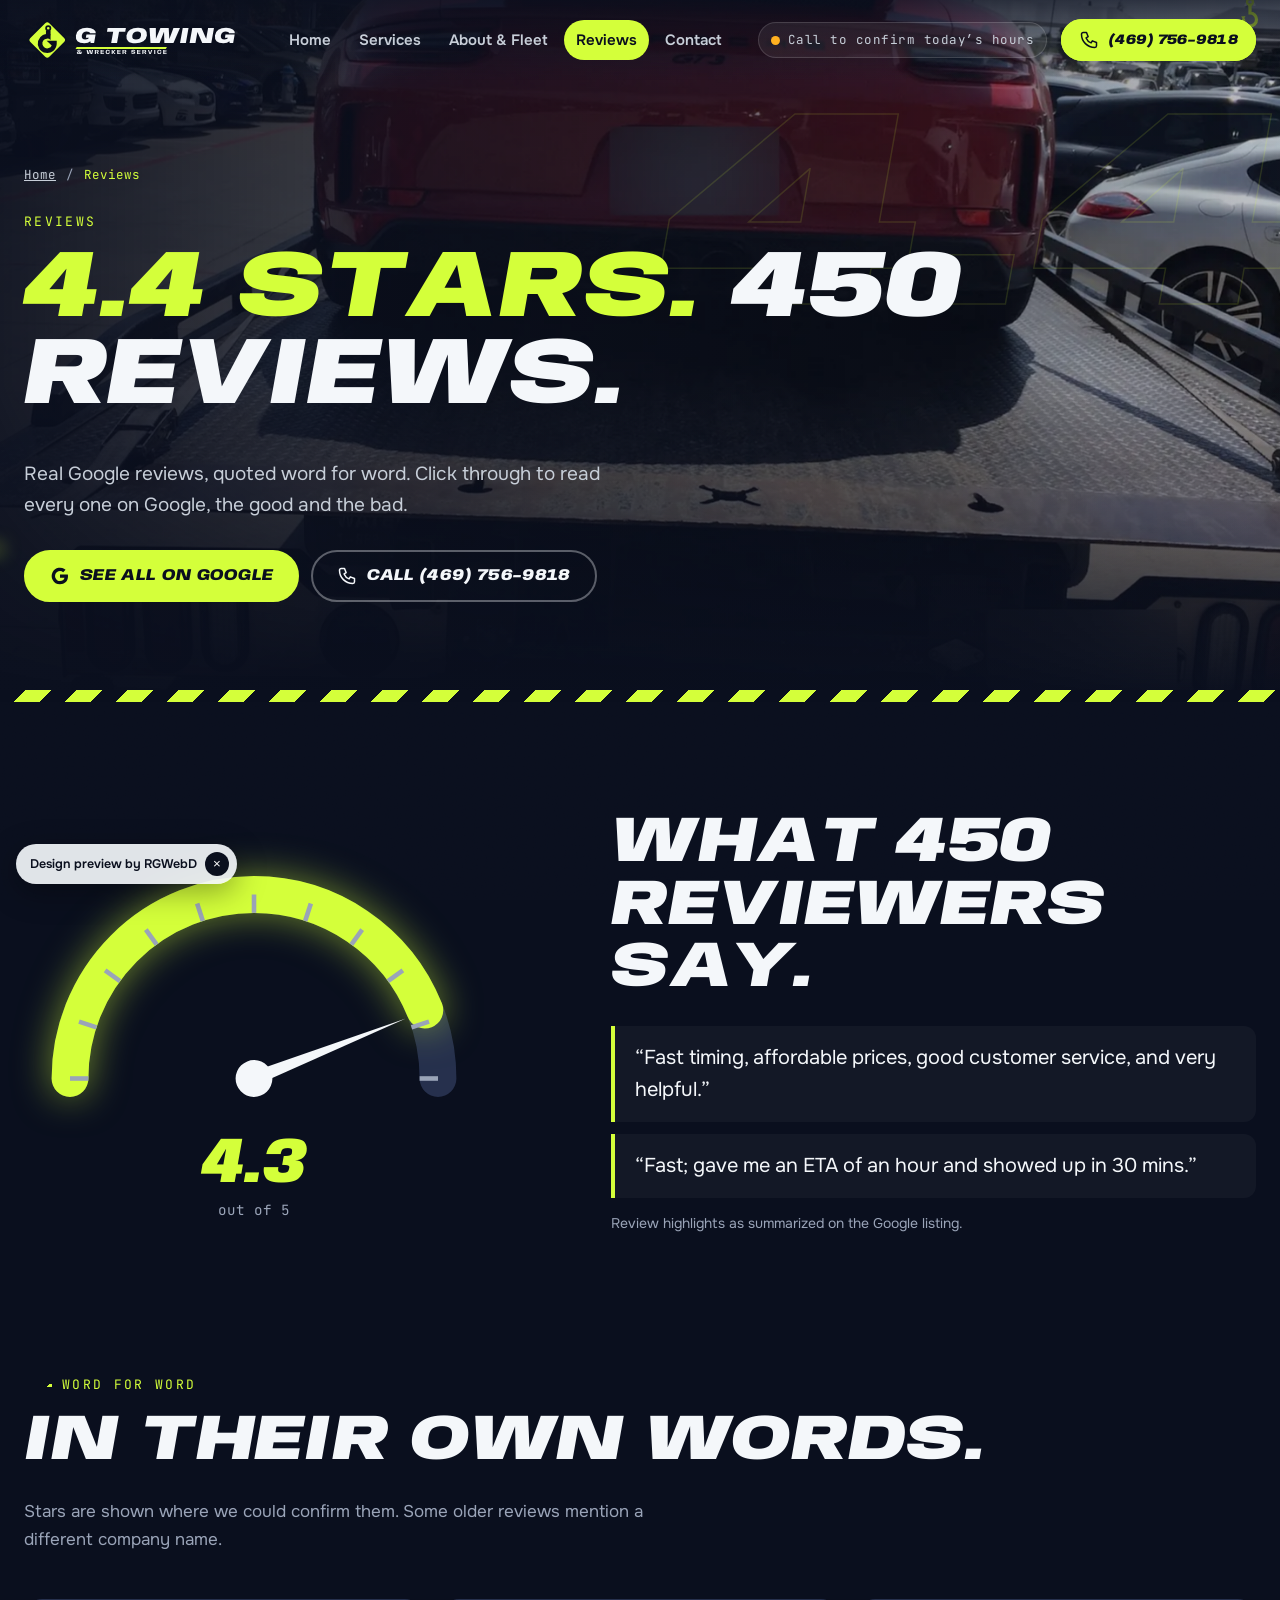
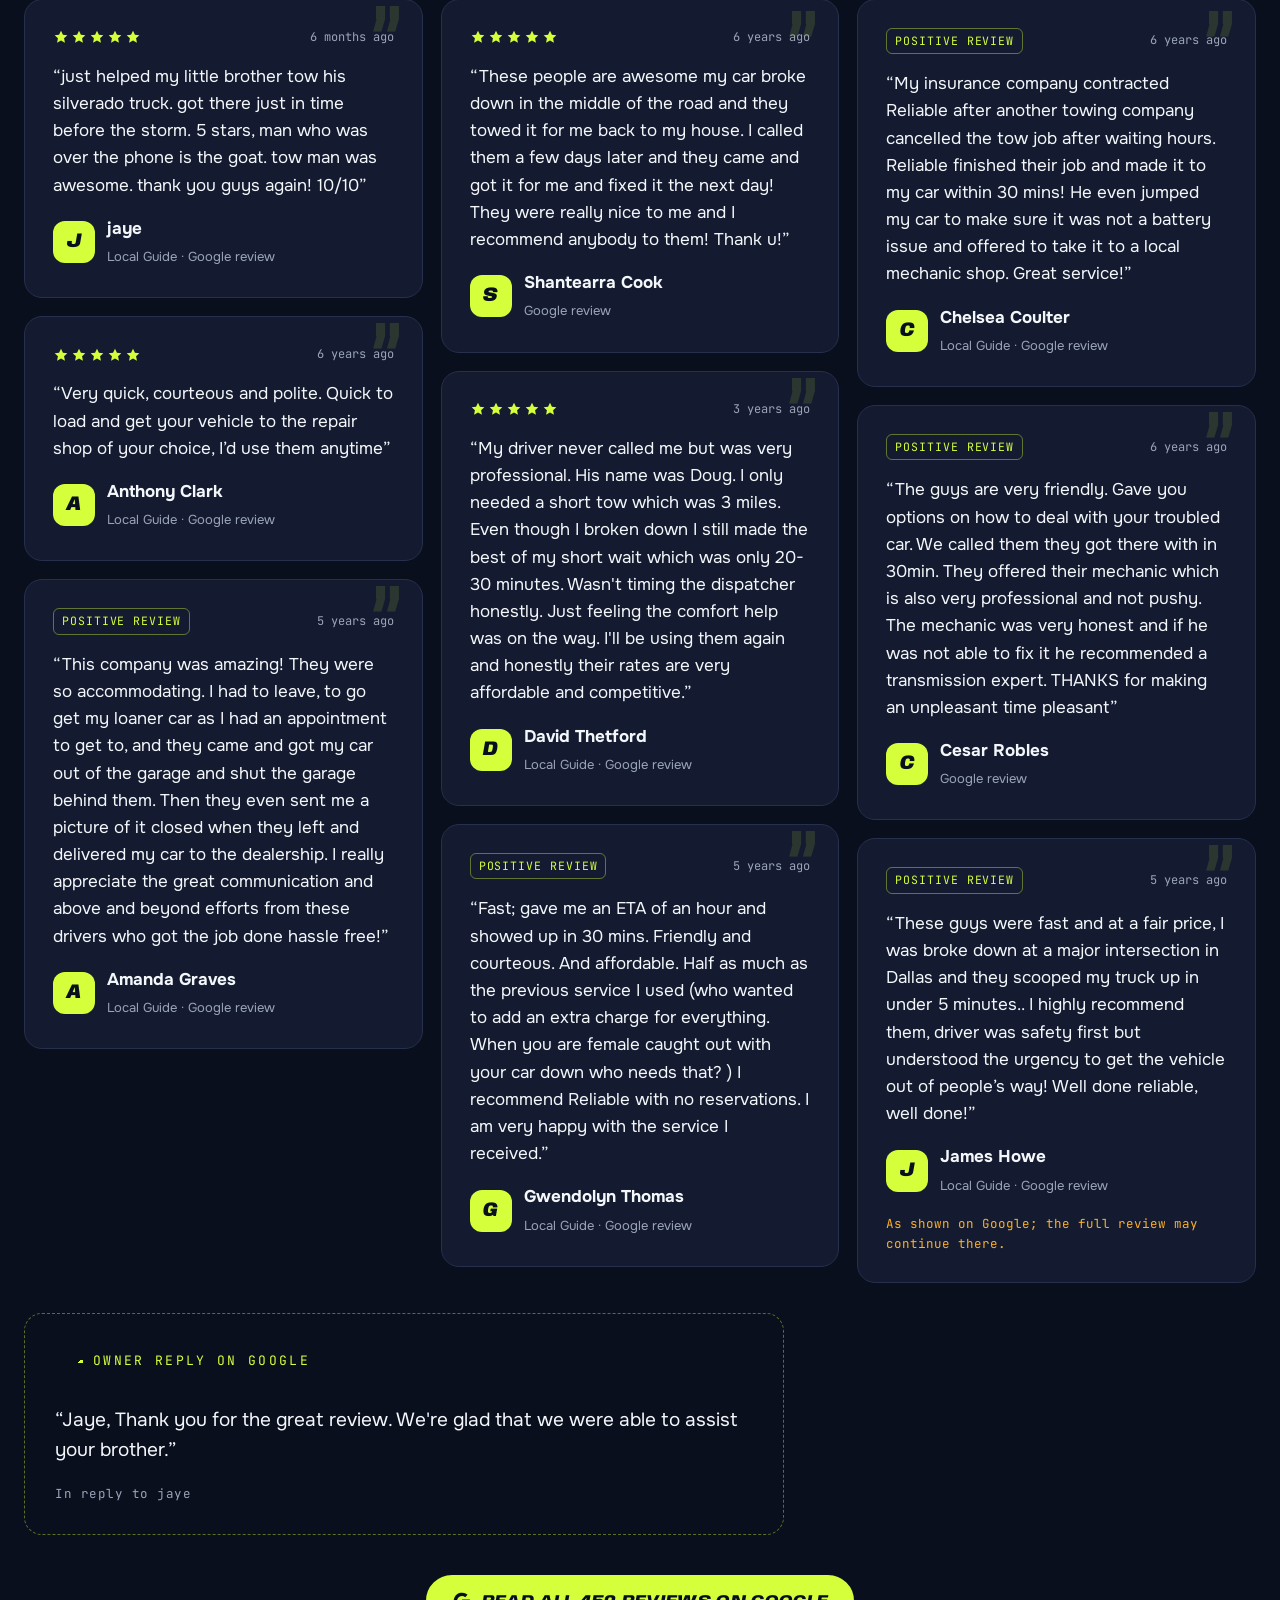
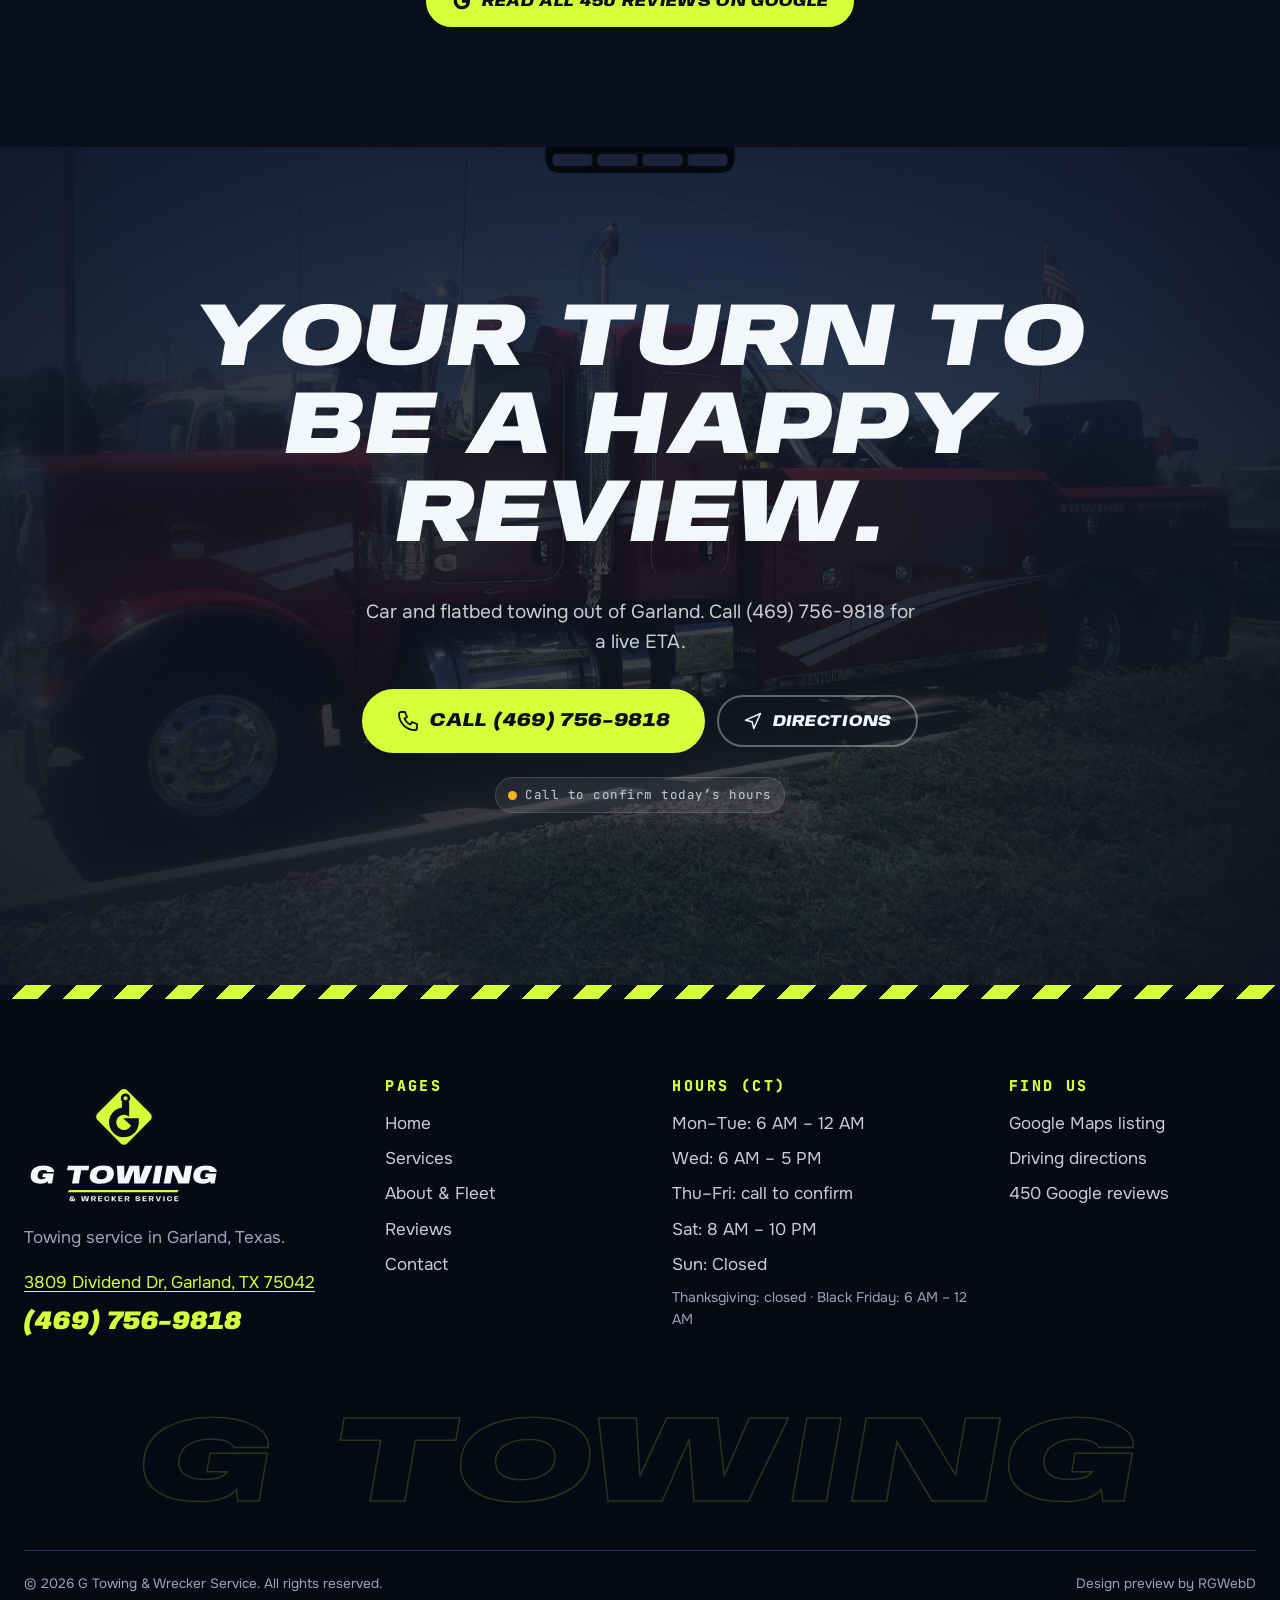
<file: reviews.html>
<!doctype html><html lang="en"><head><meta charset="utf-8"><meta name="viewport" content="width=device-width,initial-scale=1,viewport-fit=cover">
<title>Reviews · 4.4 from 450 | G Towing &amp; Wrecker Service, Garland TX</title><meta name="description" content="Google reviews of G Towing &amp; Wrecker Service in Garland, TX: rated 4.4 from 450 reviews. Read customer reviews word for word."><link rel="canonical" href="https://rgwebd.github.io/gtowing/reviews.html"><meta name="robots" content="index,follow">
<meta name="theme-color" content="#0A0F1E"><link rel="icon" href="favicon.ico" sizes="any"><link rel="icon" href="assets/gtow-favicon.svg" type="image/svg+xml"><link rel="apple-touch-icon" href="apple-touch-icon.png"><link rel="manifest" href="assets/site.webmanifest">
<meta property="og:type" content="website"><meta property="og:site_name" content="G Towing &amp; Wrecker Service"><meta property="og:title" content="Reviews · 4.4 from 450 | G Towing &amp; Wrecker Service, Garland TX"><meta property="og:description" content="Google reviews of G Towing &amp; Wrecker Service in Garland, TX: rated 4.4 from 450 reviews. Read customer reviews word for word."><meta property="og:url" content="https://rgwebd.github.io/gtowing/reviews.html"><meta property="og:image" content="https://rgwebd.github.io/gtowing/assets/og-image.jpg"><meta property="og:image:width" content="1200"><meta property="og:image:height" content="630"><meta property="og:locale" content="en_US">
<meta name="twitter:card" content="summary_large_image"><meta name="twitter:title" content="Reviews · 4.4 from 450 | G Towing &amp; Wrecker Service, Garland TX"><meta name="twitter:description" content="Google reviews of G Towing &amp; Wrecker Service in Garland, TX: rated 4.4 from 450 reviews. Read customer reviews word for word."><meta name="twitter:image" content="https://rgwebd.github.io/gtowing/assets/og-image.jpg">
<link rel="preload" href="assets/fonts/anybody-italic.woff2" as="font" type="font/woff2" crossorigin><link rel="preload" href="assets/fonts/onest.woff2" as="font" type="font/woff2" crossorigin>
<link rel="stylesheet" href="assets/styles.css"><script>document.documentElement.classList.add('js')</script><script type="application/ld+json">{"@context": "https://schema.org", "@type": "AutomotiveBusiness", "additionalType": "https://en.wikipedia.org/wiki/Tow_truck", "@id": "https://rgwebd.github.io/gtowing/#business", "name": "G Towing & Wrecker Service", "description": "Towing service in Garland, Texas. Google review tags mention car towing and flatbed towing. Women-owned, LGBTQ+ friendly, credit and debit cards accepted.", "url": "https://rgwebd.github.io/gtowing/", "telephone": "+1-469-756-9818", "image": ["https://rgwebd.github.io/gtowing/assets/img/g01-1600.webp", "https://rgwebd.github.io/gtowing/assets/img/g08-1600.webp"], "logo": "https://rgwebd.github.io/gtowing/assets/favicon-512.png", "address": {"@type": "PostalAddress", "streetAddress": "3809 Dividend Dr", "addressLocality": "Garland", "addressRegion": "TX", "postalCode": "75042", "addressCountry": "US"}, "geo": {"@type": "GeoCoordinates", "latitude": 32.8989485, "longitude": -96.6890066}, "hasMap": "https://www.google.com/maps/place/G+Towing+%26+Wrecker+Service/@32.8989485,-96.6890066,17z/data=!3m1!4b1!4m6!3m5!1s0x864ea09e471a4477:0xe805fd4640eda0f7!8m2!3d32.8989485!4d-96.6890066!16s%2Fg%2F11fylyrp86", "sameAs": ["https://www.google.com/maps/place/G+Towing+%26+Wrecker+Service/@32.8989485,-96.6890066,17z/data=!3m1!4b1!4m6!3m5!1s0x864ea09e471a4477:0xe805fd4640eda0f7!8m2!3d32.8989485!4d-96.6890066!16s%2Fg%2F11fylyrp86"], "openingHoursSpecification": [{"@type": "OpeningHoursSpecification", "dayOfWeek": ["Monday", "Tuesday"], "opens": "06:00", "closes": "23:59"}, {"@type": "OpeningHoursSpecification", "dayOfWeek": "Wednesday", "opens": "06:00", "closes": "17:00"}, {"@type": "OpeningHoursSpecification", "dayOfWeek": "Saturday", "opens": "08:00", "closes": "22:00"}], "specialOpeningHoursSpecification": [{"@type": "OpeningHoursSpecification", "validFrom": "2026-11-26", "validThrough": "2026-11-26", "opens": "00:00", "closes": "00:00", "description": "Thanksgiving: closed"}, {"@type": "OpeningHoursSpecification", "validFrom": "2026-11-27", "validThrough": "2026-11-27", "opens": "06:00", "closes": "23:59", "description": "Black Friday"}], "paymentAccepted": "Credit card, Debit card", "amenityFeature": [{"@type": "LocationFeatureSpecification", "name": "Women-owned", "value": true}, {"@type": "LocationFeatureSpecification", "name": "LGBTQ+ friendly", "value": true}, {"@type": "LocationFeatureSpecification", "name": "Transgender safe space", "value": true}, {"@type": "LocationFeatureSpecification", "name": "Language assistance", "value": true}, {"@type": "LocationFeatureSpecification", "name": "Wheelchair-accessible entrance", "value": true}, {"@type": "LocationFeatureSpecification", "name": "Wheelchair-accessible parking lot", "value": true}, {"@type": "LocationFeatureSpecification", "name": "Wheelchair-accessible restroom", "value": true}, {"@type": "LocationFeatureSpecification", "name": "Wheelchair-accessible seating", "value": true}], "makesOffer": [{"@type": "Offer", "itemOffered": {"@type": "Service", "name": "Car towing", "serviceType": "Towing"}}, {"@type": "Offer", "itemOffered": {"@type": "Service", "name": "Flatbed towing", "serviceType": "Towing"}}], "aggregateRating": {"@type": "AggregateRating", "ratingValue": "4.4", "reviewCount": 450, "bestRating": "5", "worstRating": "1"}, "review": [{"@type": "Review", "author": {"@type": "Person", "name": "jaye"}, "reviewBody": "just helped my little brother tow his silverado truck. got there just in time before the storm. 5 stars, man who was over the phone is the goat. tow man was awesome. thank you guys again! 10/10", "reviewRating": {"@type": "Rating", "ratingValue": 5, "bestRating": 5}}, {"@type": "Review", "author": {"@type": "Person", "name": "Anthony Clark"}, "reviewBody": "Very quick, courteous and polite. Quick to load and get your vehicle to the repair shop of your choice, I’d use them anytime", "reviewRating": {"@type": "Rating", "ratingValue": 5, "bestRating": 5}}, {"@type": "Review", "author": {"@type": "Person", "name": "Amanda Graves"}, "reviewBody": "This company was amazing! They were so accommodating. I had to leave, to go get my loaner car as I had an appointment to get to, and they came and got my car out of the garage and shut the garage behind them. Then they even sent me a picture of it closed when they left and delivered my car to the dealership. I really appreciate the great communication and above and beyond efforts from these drivers who got the job done hassle free!"}, {"@type": "Review", "author": {"@type": "Person", "name": "Shantearra Cook"}, "reviewBody": "These people are awesome my car broke down in the middle of the road and they towed it for me back to my house. I called them a few days later and they came and got it for me and fixed it the next day! They were really nice to me and I recommend anybody to them! Thank u!", "reviewRating": {"@type": "Rating", "ratingValue": 5, "bestRating": 5}}, {"@type": "Review", "author": {"@type": "Person", "name": "David Thetford"}, "reviewBody": "My driver never called me but was very professional. His name was Doug. I only needed a short tow which was 3 miles. Even though I broken down I still made the best of my short wait which was only 20-30 minutes. Wasn't timing the dispatcher honestly. Just feeling the comfort help was on the way. I'll be using them again and honestly their rates are very affordable and competitive.", "reviewRating": {"@type": "Rating", "ratingValue": 5, "bestRating": 5}}, {"@type": "Review", "author": {"@type": "Person", "name": "Gwendolyn Thomas"}, "reviewBody": "Fast; gave me an ETA of an hour and showed up in 30 mins. Friendly and courteous. And affordable. Half as much as the previous service I used (who wanted to add an extra charge for everything. When you are female caught out with your car down who needs that? ) I recommend Reliable with no reservations. I am very happy with the service I received."}, {"@type": "Review", "author": {"@type": "Person", "name": "Chelsea Coulter"}, "reviewBody": "My insurance company contracted Reliable after another towing company cancelled the tow job after waiting hours. Reliable finished their job and made it to my car within 30 mins! He even jumped my car to make sure it was not a battery issue and offered to take it to a local mechanic shop. Great service!"}, {"@type": "Review", "author": {"@type": "Person", "name": "Cesar Robles"}, "reviewBody": "The guys are very friendly. Gave you options on how to deal with your troubled car. We called them they got there with in 30min. They offered their mechanic which is also very professional and not pushy. The mechanic was very honest and if he was not able to fix it he recommended a transmission expert. THANKS for making an unpleasant time pleasant"}]}</script><script type="application/ld+json">{"@context": "https://schema.org", "@type": "BreadcrumbList", "itemListElement": [{"@type": "ListItem", "position": 1, "name": "Home", "item": "https://rgwebd.github.io/gtowing/"}, {"@type": "ListItem", "position": 2, "name": "Reviews", "item": "https://rgwebd.github.io/gtowing/reviews.html"}]}</script><script src="https://cosmiccallers.lovable.app/demo-track.js" data-demo="gtowing" defer></script></head>
<body class="p-reviews"><a class="skip" href="#main">Skip to content</a><div class="chain" aria-hidden="true"><i></i><b></b></div><div class="prog" aria-hidden="true"><i></i></div>
<header class="hdr"><div class="wrap"><a class="brand" href="index.html" aria-label="G Towing &amp; Wrecker Service home"><img src="assets/gtow-horizontal-dark-bg.svg" width="555" height="124" alt="G Towing &amp; Wrecker Service"></a>
<nav class="nav" aria-label="Main"><a href="index.html">Home</a><a href="services.html">Services</a><a href="fleet.html">About &amp; Fleet</a><a href="reviews.html" aria-current="page">Reviews</a><a href="contact.html">Contact</a></nav><div class="hdr-cta"><span class="status" data-status><i></i><span>Hours: Mon–Tue 6 AM–12 AM CT</span></span><a class="btn sm mag call beacon" href="tel:+14697569818"><svg viewBox="0 0 24 24" fill="none" stroke="currentColor" stroke-width="1.8" stroke-linecap="round" stroke-linejoin="round" aria-hidden="true"><path d="M5 3h4l2 5-2.5 1.5a11 11 0 0 0 6 6L16 13l5 2v4a2 2 0 0 1-2 2A16 16 0 0 1 3 5a2 2 0 0 1 2-2z"/></svg><span class="lbl">(469) 756-9818</span></a></div>
<button class="burger" type="button" aria-expanded="false" aria-controls="mnav" aria-label="Open menu"><span></span><span></span></button></div></header>
<nav class="mnav" id="mnav" aria-label="Mobile" aria-hidden="true"><div class="mnav-links"><a href="index.html">Home</a><a href="services.html">Services</a><a href="fleet.html">About &amp; Fleet</a><a href="reviews.html" aria-current="page">Reviews</a><a href="contact.html">Contact</a></div><div class="ctas"><a class="btn mag call " href="tel:+14697569818"><svg viewBox="0 0 24 24" fill="none" stroke="currentColor" stroke-width="1.8" stroke-linecap="round" stroke-linejoin="round" aria-hidden="true"><path d="M5 3h4l2 5-2.5 1.5a11 11 0 0 0 6 6L16 13l5 2v4a2 2 0 0 1-2 2A16 16 0 0 1 3 5a2 2 0 0 1 2-2z"/></svg><span class="lbl">Call (469) 756-9818</span></a><a class="btn mag ghost" href="https://www.google.com/maps/dir/?api=1&destination=G+Towing+%26+Wrecker+Service%2C+3809+Dividend+Dr%2C+Garland%2C+TX+75042" target="_blank" rel="noopener"><svg viewBox="0 0 24 24" fill="none" stroke="currentColor" stroke-width="1.8" stroke-linecap="round" stroke-linejoin="round" aria-hidden="true"><path d="M3 11l18-8-8 18-2-8z"/></svg><span class="lbl">Directions</span></a></div><p><span class="status" data-status><i></i><span>Hours: Mon–Tue 6 AM–12 AM CT</span></span></p></nav><main id="main"><section class="phero" aria-labelledby="h1"><div class="phero-ph kb"><img src="assets/img/g10-1600.webp" srcset="assets/img/g10-800.webp 800w, assets/img/g10-1600.webp 1500w" sizes="100vw" width="1500" height="2000" alt="Red sports car with a rear wing strapped on a flatbed, seen from behind" fetchpriority="high" decoding="async"></div><div class="phero-sh" aria-hidden="true"></div><div class="streak" aria-hidden="true"></div>
<div class="bgword out" aria-hidden="true">4.4</div><div class="wrap phero-in"><nav class="crumbs" aria-label="Breadcrumb"><a href="index.html">Home</a><span aria-hidden="true">/</span><span aria-current="page">Reviews</span></nav><p class="kicker">Reviews</p><h1 id="h1" class="split-h"><em>4.4 stars.</em> 450 reviews.</h1><p class="lead">Real Google reviews, quoted word for word. Click through to read every one on Google, the good and the bad.</p>
<div class="ctas"><a class="btn mag call" href="https://www.google.com/maps/place/G+Towing+%26+Wrecker+Service/@32.8989485,-96.6890066,17z/data=!3m1!4b1!4m6!3m5!1s0x864ea09e471a4477:0xe805fd4640eda0f7!8m2!3d32.8989485!4d-96.6890066!16s%2Fg%2F11fylyrp86" target="_blank" rel="noopener"><svg viewBox="0 0 24 24" aria-hidden="true"><path fill="currentColor" d="M21.6 12.2c0-.7-.1-1.4-.2-2H12v3.8h5.4a4.6 4.6 0 0 1-2 3v2.5h3.2c1.9-1.7 3-4.3 3-7.3zM12 22c2.7 0 5-.9 6.6-2.4l-3.2-2.5c-.9.6-2 1-3.4 1-2.6 0-4.8-1.8-5.6-4.1H3.1v2.6A10 10 0 0 0 12 22zM6.4 14a6 6 0 0 1 0-3.9V7.5H3.1a10 10 0 0 0 0 9zM12 6c1.5 0 2.8.5 3.8 1.5l2.9-2.9A10 10 0 0 0 3.1 7.5L6.4 10C7.2 7.7 9.4 6 12 6z"/></svg><span class="lbl">See all on Google</span></a><a class="btn mag call ghost" href="tel:+14697569818"><svg viewBox="0 0 24 24" fill="none" stroke="currentColor" stroke-width="1.8" stroke-linecap="round" stroke-linejoin="round" aria-hidden="true"><path d="M5 3h4l2 5-2.5 1.5a11 11 0 0 0 6 6L16 13l5 2v4a2 2 0 0 1-2 2A16 16 0 0 1 3 5a2 2 0 0 1 2-2z"/></svg><span class="lbl">Call (469) 756-9818</span></a></div></div><div class="hz-edge" aria-hidden="true"></div></section>
<section class="score" aria-labelledby="sc-h"><div class="wrap score-in"><div class="gauge" data-r data-gauge="4.4" role="img" aria-label="Google rating 4.4 out of 5">
<svg viewBox="0 0 200 120" aria-hidden="true"><path class="g-bg" d="M20 105 A80 80 0 0 1 180 105" pathLength="100"/><path class="g-fg" d="M20 105 A80 80 0 0 1 180 105" pathLength="100"/>
<line x1="100" y1="25" x2="100" y2="33" transform="rotate(-90 100 105)" class="tick"/><line x1="100" y1="25" x2="100" y2="33" transform="rotate(-72 100 105)" class="tick"/><line x1="100" y1="25" x2="100" y2="33" transform="rotate(-54 100 105)" class="tick"/><line x1="100" y1="25" x2="100" y2="33" transform="rotate(-36 100 105)" class="tick"/><line x1="100" y1="25" x2="100" y2="33" transform="rotate(-18 100 105)" class="tick"/><line x1="100" y1="25" x2="100" y2="33" transform="rotate(0 100 105)" class="tick"/><line x1="100" y1="25" x2="100" y2="33" transform="rotate(18 100 105)" class="tick"/><line x1="100" y1="25" x2="100" y2="33" transform="rotate(36 100 105)" class="tick"/><line x1="100" y1="25" x2="100" y2="33" transform="rotate(54 100 105)" class="tick"/><line x1="100" y1="25" x2="100" y2="33" transform="rotate(72 100 105)" class="tick"/><line x1="100" y1="25" x2="100" y2="33" transform="rotate(90 100 105)" class="tick"/><g class="needle"><path d="M97 105 L100 34 L103 105 Z"/><circle cx="100" cy="105" r="8"/></g></svg>
<div class="g-read"><b data-count="4.4" data-dec="1">0.0</b><small>out of 5</small></div></div>
<div class="score-tx" data-r><h2 id="sc-h" class="split-h">What 450 reviewers say.</h2><ul class="summ"><li>“Fast timing, affordable prices, good customer service, and very helpful.”</li><li>“Fast; gave me an ETA of an hour and showed up in 30 mins.”</li></ul><p class="small">Review highlights as summarized on the Google listing.</p></div></div></section>
<section class="revs" aria-labelledby="rv-h"><div class="wrap"><div class="sec-head" data-r><p class="eyebrow">Word for word</p><h2 id="rv-h" class="split-h">In their own words.</h2><p class="sub">Stars are shown where we could confirm them. Some older reviews mention a different company name.</p></div><div class="rvgrid"><figure class="rv "><div class="rv-top"><span class="stars" role="img" aria-label="5 out of 5 stars"><svg viewBox="0 0 24 24" fill="currentColor" aria-hidden="true"><path d="M12 2.5l2.9 6.1 6.6.8-4.9 4.6 1.3 6.6L12 17.3l-5.9 3.3 1.3-6.6-4.9-4.6 6.6-.8z"/></svg><svg viewBox="0 0 24 24" fill="currentColor" aria-hidden="true"><path d="M12 2.5l2.9 6.1 6.6.8-4.9 4.6 1.3 6.6L12 17.3l-5.9 3.3 1.3-6.6-4.9-4.6 6.6-.8z"/></svg><svg viewBox="0 0 24 24" fill="currentColor" aria-hidden="true"><path d="M12 2.5l2.9 6.1 6.6.8-4.9 4.6 1.3 6.6L12 17.3l-5.9 3.3 1.3-6.6-4.9-4.6 6.6-.8z"/></svg><svg viewBox="0 0 24 24" fill="currentColor" aria-hidden="true"><path d="M12 2.5l2.9 6.1 6.6.8-4.9 4.6 1.3 6.6L12 17.3l-5.9 3.3 1.3-6.6-4.9-4.6 6.6-.8z"/></svg><svg viewBox="0 0 24 24" fill="currentColor" aria-hidden="true"><path d="M12 2.5l2.9 6.1 6.6.8-4.9 4.6 1.3 6.6L12 17.3l-5.9 3.3 1.3-6.6-4.9-4.6 6.6-.8z"/></svg></span><span class="rv-age">6 months ago</span></div><blockquote><p>“just helped my little brother tow his silverado truck. got there just in time before the storm. 5 stars, man who was over the phone is the goat. tow man was awesome. thank you guys again! 10/10”</p></blockquote><figcaption><span class="av" aria-hidden="true">J</span><span><b>jaye</b><small>Local Guide · Google review</small></span></figcaption></figure><figure class="rv "><div class="rv-top"><span class="stars" role="img" aria-label="5 out of 5 stars"><svg viewBox="0 0 24 24" fill="currentColor" aria-hidden="true"><path d="M12 2.5l2.9 6.1 6.6.8-4.9 4.6 1.3 6.6L12 17.3l-5.9 3.3 1.3-6.6-4.9-4.6 6.6-.8z"/></svg><svg viewBox="0 0 24 24" fill="currentColor" aria-hidden="true"><path d="M12 2.5l2.9 6.1 6.6.8-4.9 4.6 1.3 6.6L12 17.3l-5.9 3.3 1.3-6.6-4.9-4.6 6.6-.8z"/></svg><svg viewBox="0 0 24 24" fill="currentColor" aria-hidden="true"><path d="M12 2.5l2.9 6.1 6.6.8-4.9 4.6 1.3 6.6L12 17.3l-5.9 3.3 1.3-6.6-4.9-4.6 6.6-.8z"/></svg><svg viewBox="0 0 24 24" fill="currentColor" aria-hidden="true"><path d="M12 2.5l2.9 6.1 6.6.8-4.9 4.6 1.3 6.6L12 17.3l-5.9 3.3 1.3-6.6-4.9-4.6 6.6-.8z"/></svg><svg viewBox="0 0 24 24" fill="currentColor" aria-hidden="true"><path d="M12 2.5l2.9 6.1 6.6.8-4.9 4.6 1.3 6.6L12 17.3l-5.9 3.3 1.3-6.6-4.9-4.6 6.6-.8z"/></svg></span><span class="rv-age">6 years ago</span></div><blockquote><p>“Very quick, courteous and polite. Quick to load and get your vehicle to the repair shop of your choice, I’d use them anytime”</p></blockquote><figcaption><span class="av" aria-hidden="true">A</span><span><b>Anthony Clark</b><small>Local Guide · Google review</small></span></figcaption></figure><figure class="rv "><div class="rv-top"><span class="nostars">Positive review</span><span class="rv-age">5 years ago</span></div><blockquote><p>“This company was amazing! They were so accommodating. I had to leave, to go get my loaner car as I had an appointment to get to, and they came and got my car out of the garage and shut the garage behind them. Then they even sent me a picture of it closed when they left and delivered my car to the dealership. I really appreciate the great communication and above and beyond efforts from these drivers who got the job done hassle free!”</p></blockquote><figcaption><span class="av" aria-hidden="true">A</span><span><b>Amanda Graves</b><small>Local Guide · Google review</small></span></figcaption></figure><figure class="rv "><div class="rv-top"><span class="stars" role="img" aria-label="5 out of 5 stars"><svg viewBox="0 0 24 24" fill="currentColor" aria-hidden="true"><path d="M12 2.5l2.9 6.1 6.6.8-4.9 4.6 1.3 6.6L12 17.3l-5.9 3.3 1.3-6.6-4.9-4.6 6.6-.8z"/></svg><svg viewBox="0 0 24 24" fill="currentColor" aria-hidden="true"><path d="M12 2.5l2.9 6.1 6.6.8-4.9 4.6 1.3 6.6L12 17.3l-5.9 3.3 1.3-6.6-4.9-4.6 6.6-.8z"/></svg><svg viewBox="0 0 24 24" fill="currentColor" aria-hidden="true"><path d="M12 2.5l2.9 6.1 6.6.8-4.9 4.6 1.3 6.6L12 17.3l-5.9 3.3 1.3-6.6-4.9-4.6 6.6-.8z"/></svg><svg viewBox="0 0 24 24" fill="currentColor" aria-hidden="true"><path d="M12 2.5l2.9 6.1 6.6.8-4.9 4.6 1.3 6.6L12 17.3l-5.9 3.3 1.3-6.6-4.9-4.6 6.6-.8z"/></svg><svg viewBox="0 0 24 24" fill="currentColor" aria-hidden="true"><path d="M12 2.5l2.9 6.1 6.6.8-4.9 4.6 1.3 6.6L12 17.3l-5.9 3.3 1.3-6.6-4.9-4.6 6.6-.8z"/></svg></span><span class="rv-age">6 years ago</span></div><blockquote><p>“These people are awesome my car broke down in the middle of the road and they towed it for me back to my house. I called them a few days later and they came and got it for me and fixed it the next day! They were really nice to me and I recommend anybody to them! Thank u!”</p></blockquote><figcaption><span class="av" aria-hidden="true">S</span><span><b>Shantearra Cook</b><small>Google review</small></span></figcaption></figure><figure class="rv "><div class="rv-top"><span class="stars" role="img" aria-label="5 out of 5 stars"><svg viewBox="0 0 24 24" fill="currentColor" aria-hidden="true"><path d="M12 2.5l2.9 6.1 6.6.8-4.9 4.6 1.3 6.6L12 17.3l-5.9 3.3 1.3-6.6-4.9-4.6 6.6-.8z"/></svg><svg viewBox="0 0 24 24" fill="currentColor" aria-hidden="true"><path d="M12 2.5l2.9 6.1 6.6.8-4.9 4.6 1.3 6.6L12 17.3l-5.9 3.3 1.3-6.6-4.9-4.6 6.6-.8z"/></svg><svg viewBox="0 0 24 24" fill="currentColor" aria-hidden="true"><path d="M12 2.5l2.9 6.1 6.6.8-4.9 4.6 1.3 6.6L12 17.3l-5.9 3.3 1.3-6.6-4.9-4.6 6.6-.8z"/></svg><svg viewBox="0 0 24 24" fill="currentColor" aria-hidden="true"><path d="M12 2.5l2.9 6.1 6.6.8-4.9 4.6 1.3 6.6L12 17.3l-5.9 3.3 1.3-6.6-4.9-4.6 6.6-.8z"/></svg><svg viewBox="0 0 24 24" fill="currentColor" aria-hidden="true"><path d="M12 2.5l2.9 6.1 6.6.8-4.9 4.6 1.3 6.6L12 17.3l-5.9 3.3 1.3-6.6-4.9-4.6 6.6-.8z"/></svg></span><span class="rv-age">3 years ago</span></div><blockquote><p>“My driver never called me but was very professional. His name was Doug. I only needed a short tow which was 3 miles. Even though I broken down I still made the best of my short wait which was only 20-30 minutes. Wasn&#x27;t timing the dispatcher honestly. Just feeling the comfort help was on the way. I&#x27;ll be using them again and honestly their rates are very affordable and competitive.”</p></blockquote><figcaption><span class="av" aria-hidden="true">D</span><span><b>David Thetford</b><small>Local Guide · Google review</small></span></figcaption></figure><figure class="rv "><div class="rv-top"><span class="nostars">Positive review</span><span class="rv-age">5 years ago</span></div><blockquote><p>“Fast; gave me an ETA of an hour and showed up in 30 mins. Friendly and courteous. And affordable. Half as much as the previous service I used (who wanted to add an extra charge for everything. When you are female caught out with your car down who needs that? ) I recommend Reliable with no reservations. I am very happy with the service I received.”</p></blockquote><figcaption><span class="av" aria-hidden="true">G</span><span><b>Gwendolyn Thomas</b><small>Local Guide · Google review</small></span></figcaption></figure><figure class="rv "><div class="rv-top"><span class="nostars">Positive review</span><span class="rv-age">6 years ago</span></div><blockquote><p>“My insurance company contracted Reliable after another towing company cancelled the tow job after waiting hours. Reliable finished their job and made it to my car within 30 mins! He even jumped my car to make sure it was not a battery issue and offered to take it to a local mechanic shop. Great service!”</p></blockquote><figcaption><span class="av" aria-hidden="true">C</span><span><b>Chelsea Coulter</b><small>Local Guide · Google review</small></span></figcaption></figure><figure class="rv "><div class="rv-top"><span class="nostars">Positive review</span><span class="rv-age">6 years ago</span></div><blockquote><p>“The guys are very friendly. Gave you options on how to deal with your troubled car. We called them they got there with in 30min. They offered their mechanic which is also very professional and not pushy. The mechanic was very honest and if he was not able to fix it he recommended a transmission expert. THANKS for making an unpleasant time pleasant”</p></blockquote><figcaption><span class="av" aria-hidden="true">C</span><span><b>Cesar Robles</b><small>Google review</small></span></figcaption></figure><figure class="rv "><div class="rv-top"><span class="nostars">Positive review</span><span class="rv-age">5 years ago</span></div><blockquote><p>“These guys were fast and at a fair price, I was broke down at a major intersection in Dallas and they scooped my truck up in under 5 minutes..  I highly recommend them, driver was safety first but understood the urgency to get the vehicle out of people’s way! Well done reliable, well done!”</p></blockquote><figcaption><span class="av" aria-hidden="true">J</span><span><b>James Howe</b><small>Local Guide · Google review</small></span></figcaption><p class="cv">As shown on Google; the full review may continue there.</p></figure></div>
<div class="reply" data-r><p class="eyebrow">Owner reply on Google</p><blockquote><p>“Jaye, Thank you for the great review. We're glad that we were able to assist your brother.”</p></blockquote><p class="by">In reply to jaye</p></div>
<div class="ctas center"><a class="btn mag call" href="https://www.google.com/maps/place/G+Towing+%26+Wrecker+Service/@32.8989485,-96.6890066,17z/data=!3m1!4b1!4m6!3m5!1s0x864ea09e471a4477:0xe805fd4640eda0f7!8m2!3d32.8989485!4d-96.6890066!16s%2Fg%2F11fylyrp86" target="_blank" rel="noopener"><svg viewBox="0 0 24 24" aria-hidden="true"><path fill="currentColor" d="M21.6 12.2c0-.7-.1-1.4-.2-2H12v3.8h5.4a4.6 4.6 0 0 1-2 3v2.5h3.2c1.9-1.7 3-4.3 3-7.3zM12 22c2.7 0 5-.9 6.6-2.4l-3.2-2.5c-.9.6-2 1-3.4 1-2.6 0-4.8-1.8-5.6-4.1H3.1v2.6A10 10 0 0 0 12 22zM6.4 14a6 6 0 0 1 0-3.9V7.5H3.1a10 10 0 0 0 0 9zM12 6c1.5 0 2.8.5 3.8 1.5l2.9-2.9A10 10 0 0 0 3.1 7.5L6.4 10C7.2 7.7 9.4 6 12 6z"/></svg><span class="lbl">Read all 450 reviews on Google</span></a></div></div></section>
<section class="ctaband" aria-labelledby="cta-h"><div class="cb-ph"><img src="assets/img/g02-1600.webp" srcset="assets/img/g02-800.webp 800w, assets/img/g02-1600.webp 1600w" sizes="100vw" width="1600" height="1200" alt="" loading="lazy" decoding="async"></div><div class="cb-sh" aria-hidden="true"></div><div class="beaconbar" aria-hidden="true"><i></i><i></i><i></i><i></i></div>
<div class="wrap cb-in" data-r><h2 id="cta-h" class="split-h">Your turn to be a happy review.</h2><p>Car and flatbed towing out of Garland. Call (469) 756-9818 for a live ETA.</p><div class="ctas"><a class="btn mag call xl" href="tel:+14697569818"><svg viewBox="0 0 24 24" fill="none" stroke="currentColor" stroke-width="1.8" stroke-linecap="round" stroke-linejoin="round" aria-hidden="true"><path d="M5 3h4l2 5-2.5 1.5a11 11 0 0 0 6 6L16 13l5 2v4a2 2 0 0 1-2 2A16 16 0 0 1 3 5a2 2 0 0 1 2-2z"/></svg><span class="lbl">Call (469) 756-9818</span></a><a class="btn mag ghost" href="https://www.google.com/maps/dir/?api=1&destination=G+Towing+%26+Wrecker+Service%2C+3809+Dividend+Dr%2C+Garland%2C+TX+75042" target="_blank" rel="noopener"><svg viewBox="0 0 24 24" fill="none" stroke="currentColor" stroke-width="1.8" stroke-linecap="round" stroke-linejoin="round" aria-hidden="true"><path d="M3 11l18-8-8 18-2-8z"/></svg><span class="lbl">Directions</span></a></div><p class="cb-status"><span class="status" data-status><i></i><span>Hours: Mon–Tue 6 AM–12 AM CT</span></span></p></div></section></main><footer class="ftr"><div class="hz" aria-hidden="true"></div><div class="wrap"><div class="fgrid">
<div class="fbrand"><img src="assets/gtow-stacked-dark-bg.svg" width="260" height="262" alt="G Towing &amp; Wrecker Service" loading="lazy"><p>Towing service in Garland, Texas.</p>
<address><a href="https://www.google.com/maps/dir/?api=1&destination=G+Towing+%26+Wrecker+Service%2C+3809+Dividend+Dr%2C+Garland%2C+TX+75042" target="_blank" rel="noopener">3809 Dividend Dr, Garland, TX 75042</a><br><a class="fphone" href="tel:+14697569818">(469) 756-9818</a></address></div>
<div><h2 class="fh">Pages</h2><ul><li><a href="index.html">Home</a></li><li><a href="services.html">Services</a></li><li><a href="fleet.html">About &amp; Fleet</a></li><li><a href="reviews.html">Reviews</a></li><li><a href="contact.html">Contact</a></li></ul></div>
<div><h2 class="fh">Hours (CT)</h2><ul class="fhours"><li>Mon–Tue: 6 AM – 12 AM</li><li>Wed: 6 AM – 5 PM</li><li>Thu–Fri: call to confirm</li><li>Sat: 8 AM – 10 PM</li><li>Sun: Closed</li><li class="muted">Thanksgiving: closed · Black Friday: 6 AM – 12 AM</li></ul></div>
<div><h2 class="fh">Find us</h2><ul><li><a href="https://www.google.com/maps/place/G+Towing+%26+Wrecker+Service/@32.8989485,-96.6890066,17z/data=!3m1!4b1!4m6!3m5!1s0x864ea09e471a4477:0xe805fd4640eda0f7!8m2!3d32.8989485!4d-96.6890066!16s%2Fg%2F11fylyrp86" target="_blank" rel="noopener">Google Maps listing</a></li><li><a href="https://www.google.com/maps/dir/?api=1&destination=G+Towing+%26+Wrecker+Service%2C+3809+Dividend+Dr%2C+Garland%2C+TX+75042" target="_blank" rel="noopener">Driving directions</a></li><li><a href="reviews.html">450 Google reviews</a></li></ul></div>
</div><div class="bigword" aria-hidden="true">G TOWING</div><div class="legal"><span>© 2026 G Towing &amp; Wrecker Service. All rights reserved.</span><span>Design preview by RGWebD</span></div></div></footer>
<div class="mbar"><a class="btn mag call " href="tel:+14697569818"><svg viewBox="0 0 24 24" fill="none" stroke="currentColor" stroke-width="1.8" stroke-linecap="round" stroke-linejoin="round" aria-hidden="true"><path d="M5 3h4l2 5-2.5 1.5a11 11 0 0 0 6 6L16 13l5 2v4a2 2 0 0 1-2 2A16 16 0 0 1 3 5a2 2 0 0 1 2-2z"/></svg><span class="lbl">Call now</span></a><a class="btn mag ghost" href="https://www.google.com/maps/dir/?api=1&destination=G+Towing+%26+Wrecker+Service%2C+3809+Dividend+Dr%2C+Garland%2C+TX+75042" target="_blank" rel="noopener"><svg viewBox="0 0 24 24" fill="none" stroke="currentColor" stroke-width="1.8" stroke-linecap="round" stroke-linejoin="round" aria-hidden="true"><path d="M3 11l18-8-8 18-2-8z"/></svg><span class="lbl">Directions</span></a></div>
<div class="demo" role="note">Design preview by RGWebD<button type="button" aria-label="Dismiss preview note">×</button></div><script src="assets/script.js" defer></script></body></html>
</file>
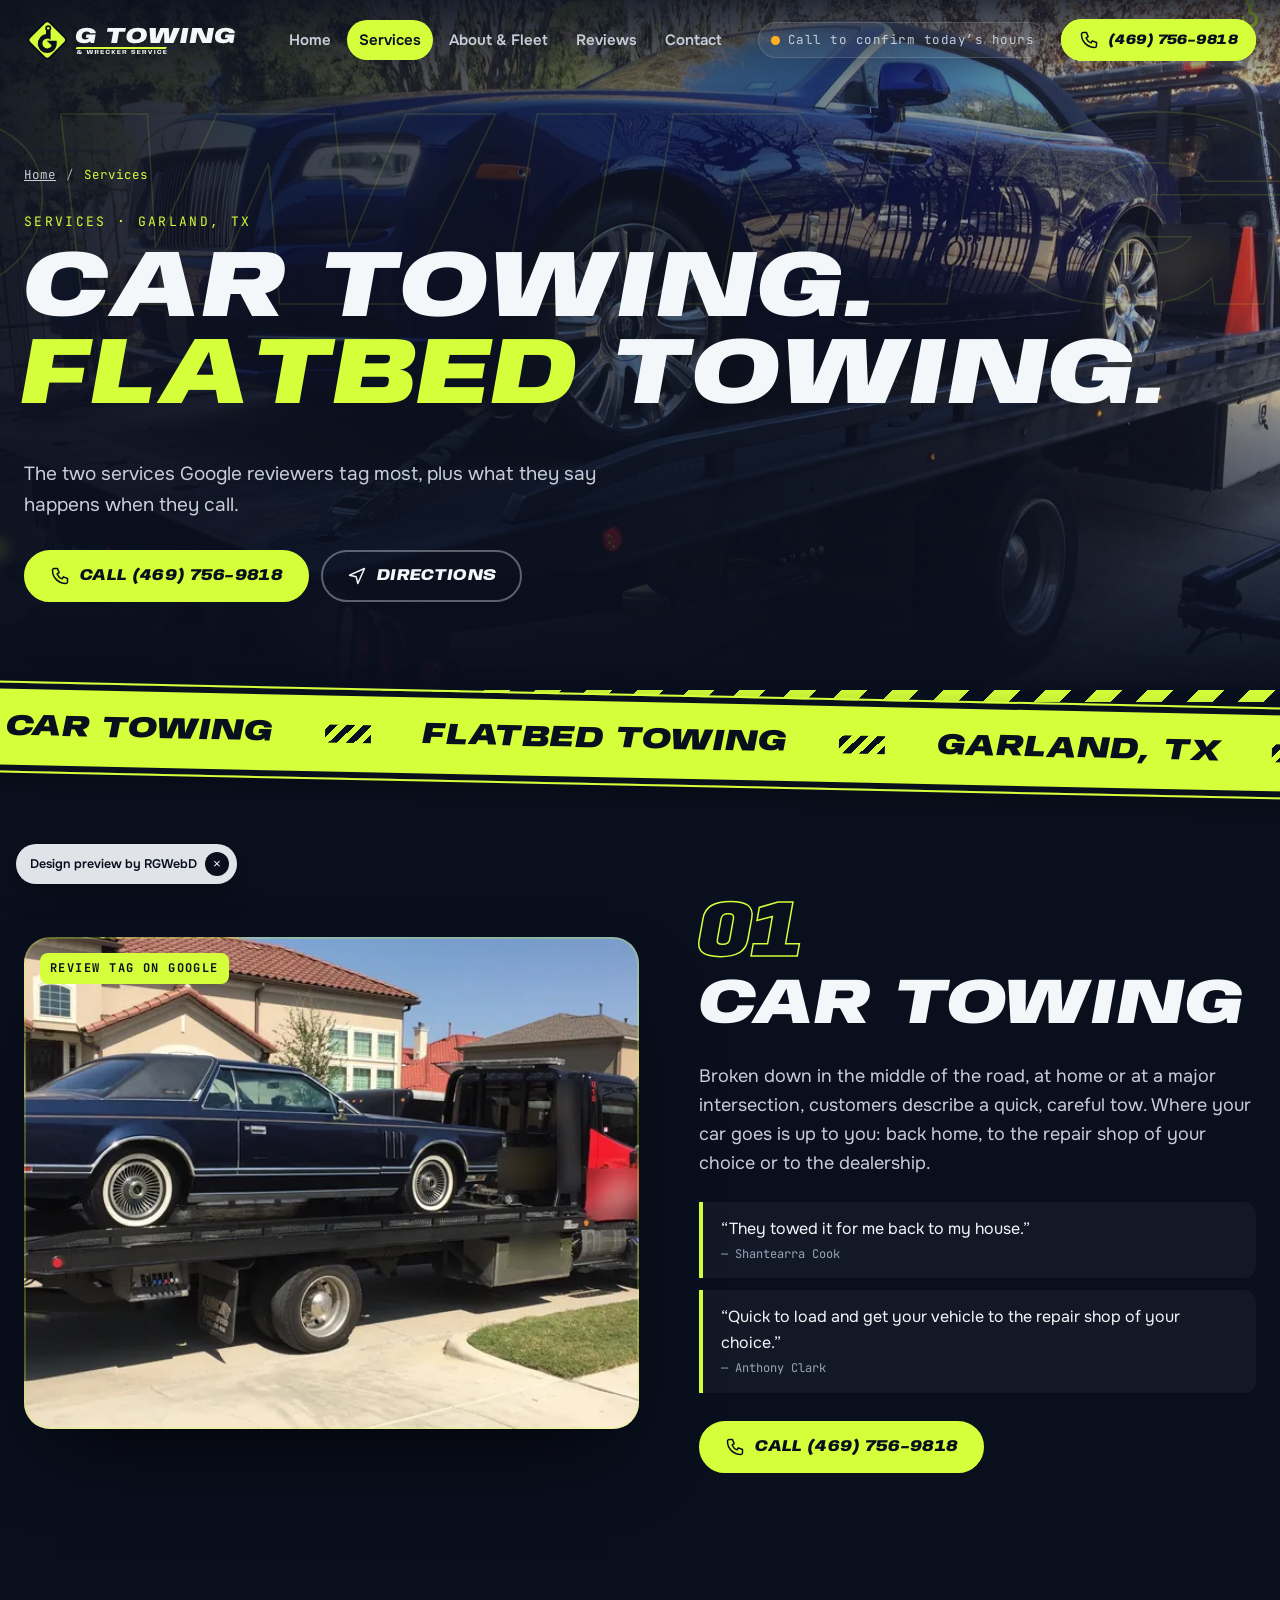
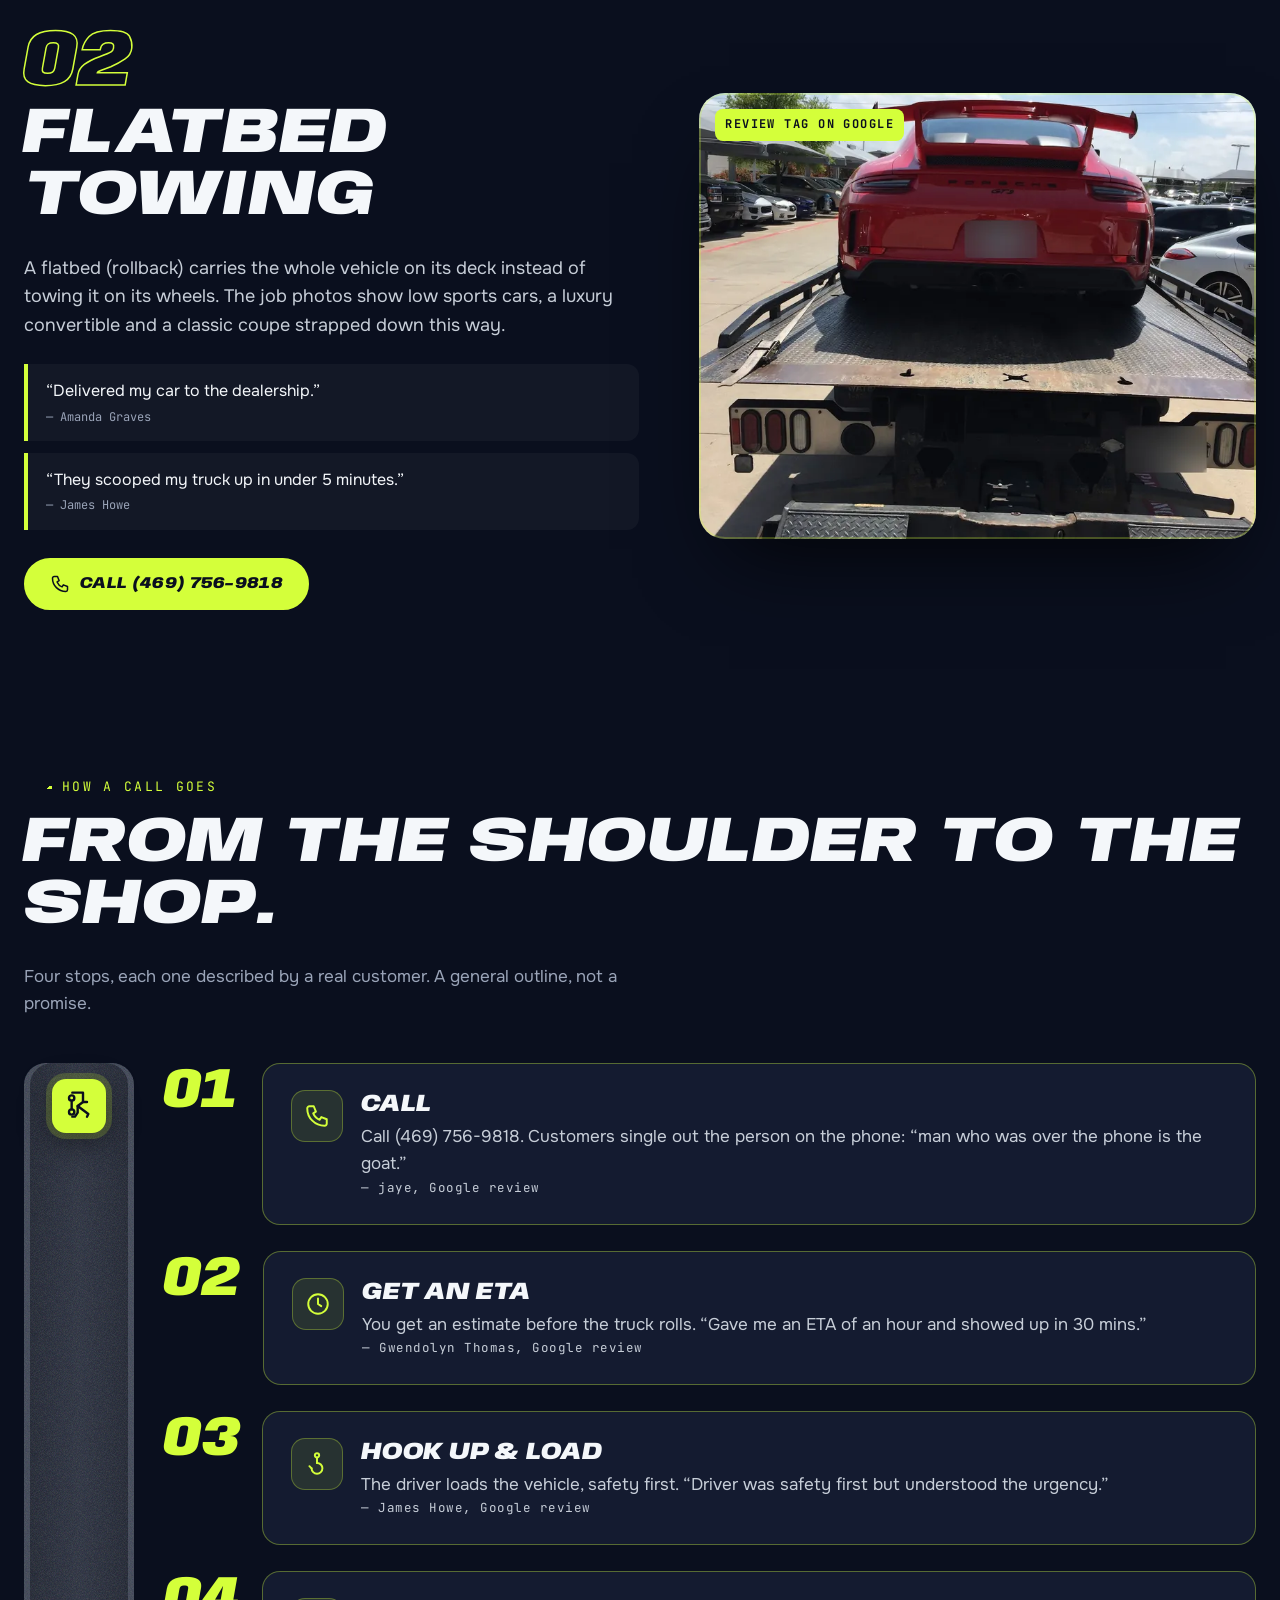
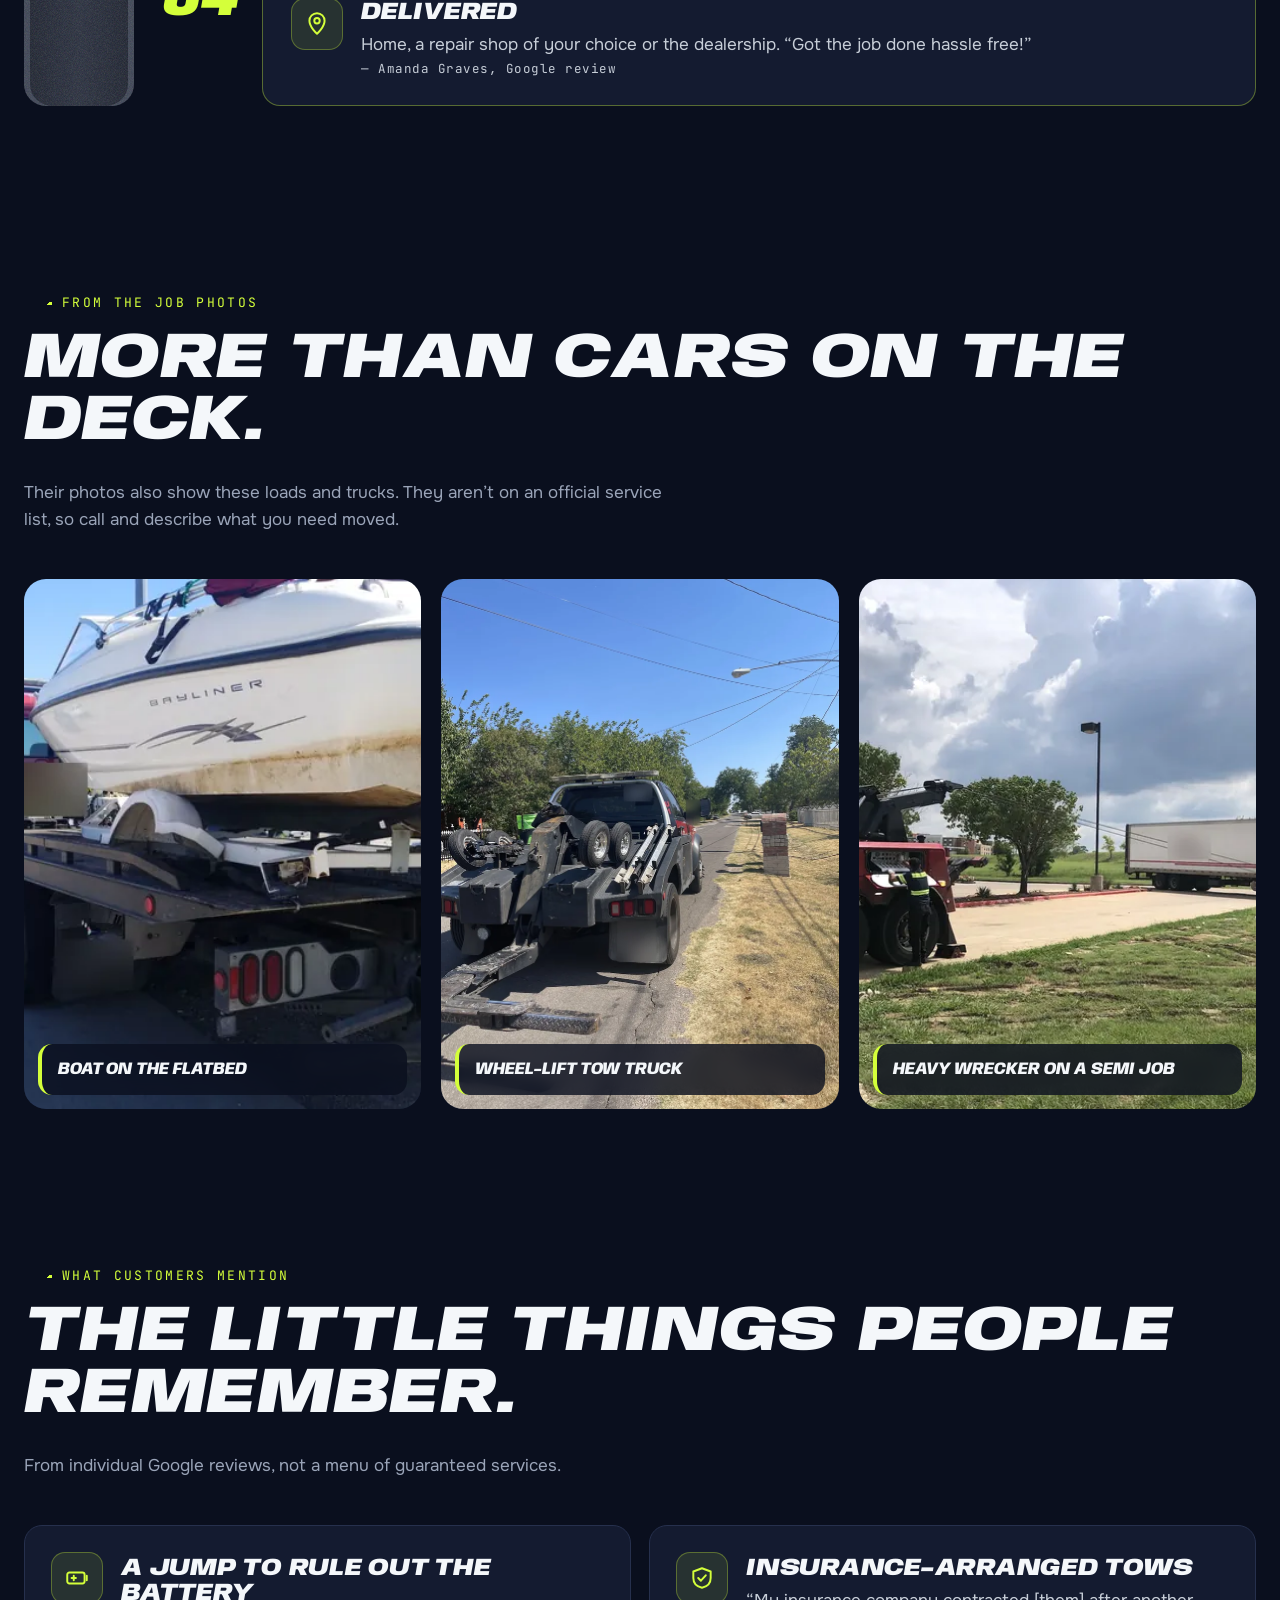
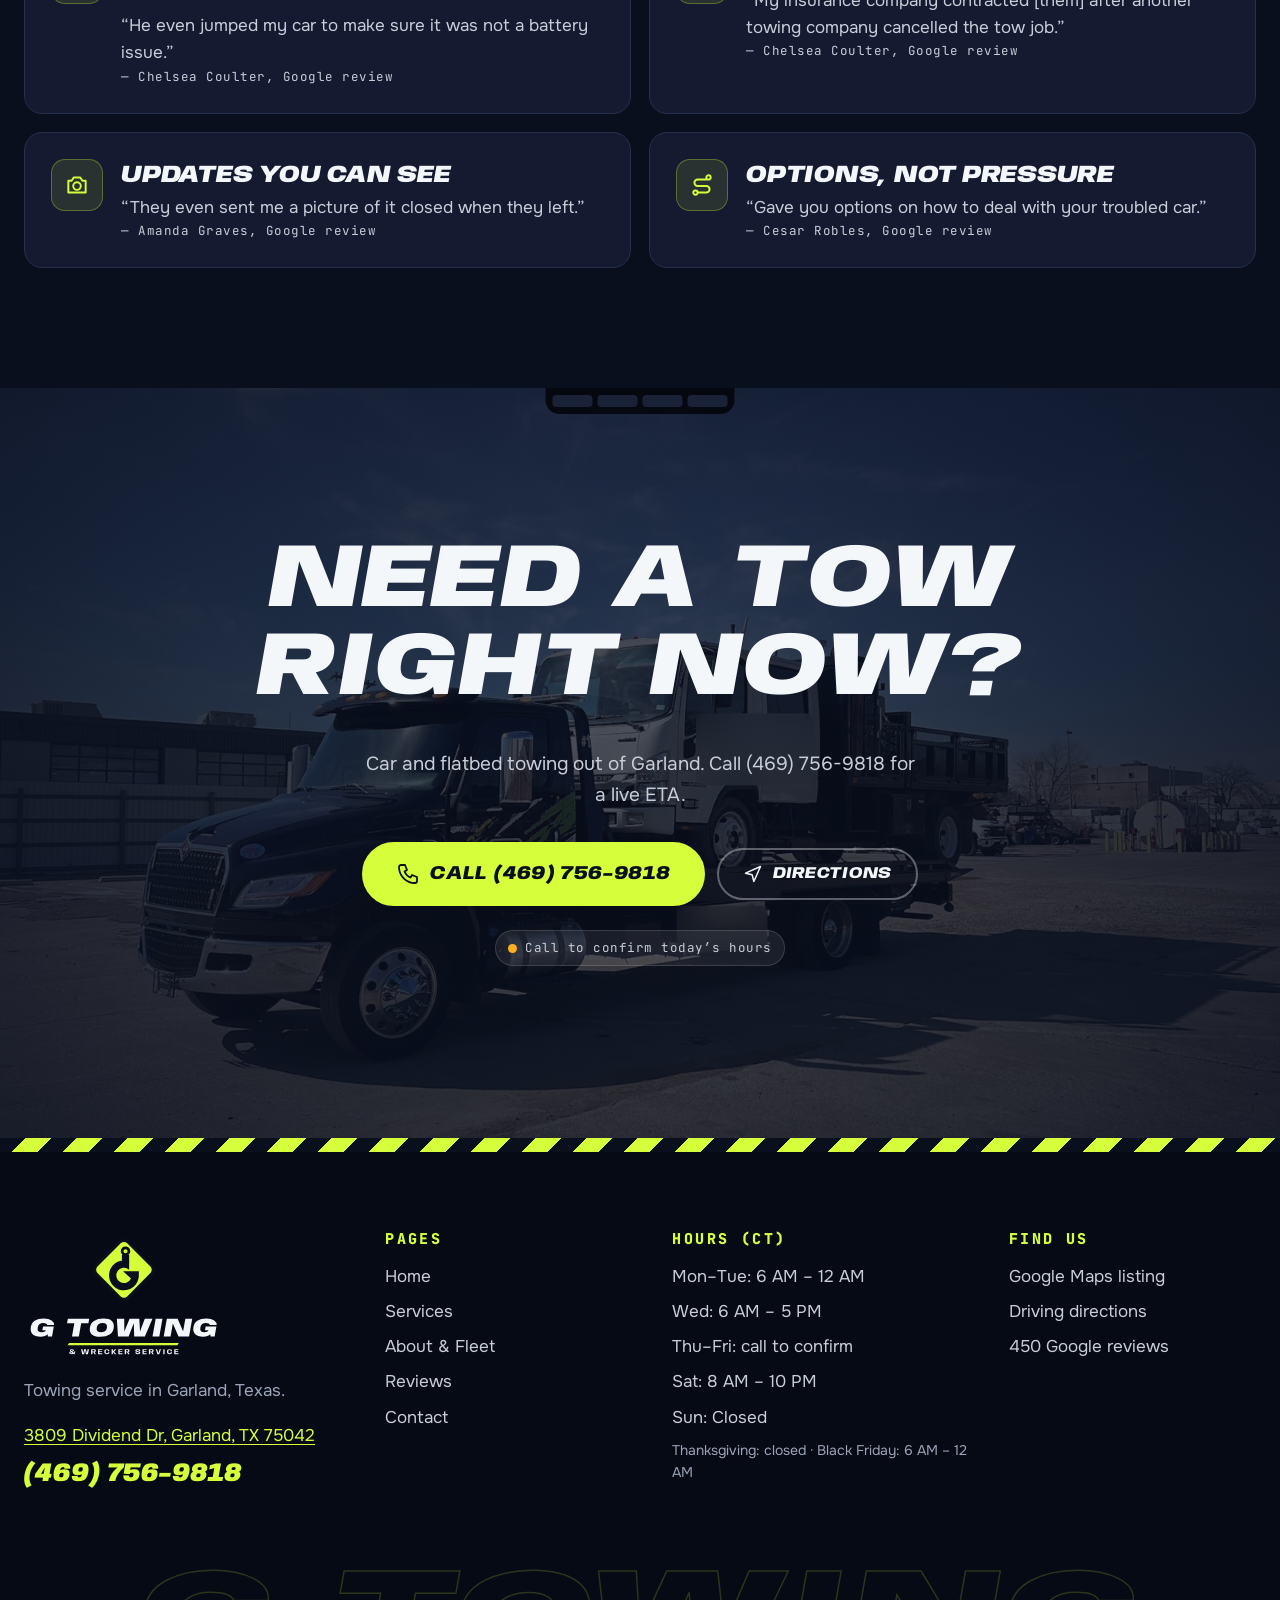
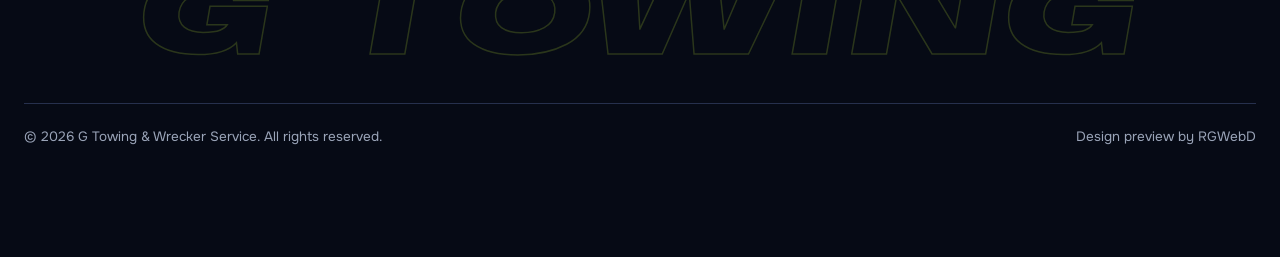
<file: services.html>
<!doctype html><html lang="en"><head><meta charset="utf-8"><meta name="viewport" content="width=device-width,initial-scale=1,viewport-fit=cover">
<title>Car &amp; Flatbed Towing | G Towing &amp; Wrecker Service, Garland TX</title><meta name="description" content="Car towing and flatbed towing from G Towing &amp; Wrecker Service in Garland, TX, described in customers’ own words. Call (469) 756-9818."><link rel="canonical" href="https://rgwebd.github.io/gtowing/services.html"><meta name="robots" content="index,follow">
<meta name="theme-color" content="#0A0F1E"><link rel="icon" href="favicon.ico" sizes="any"><link rel="icon" href="assets/gtow-favicon.svg" type="image/svg+xml"><link rel="apple-touch-icon" href="apple-touch-icon.png"><link rel="manifest" href="assets/site.webmanifest">
<meta property="og:type" content="website"><meta property="og:site_name" content="G Towing &amp; Wrecker Service"><meta property="og:title" content="Car &amp; Flatbed Towing | G Towing &amp; Wrecker Service, Garland TX"><meta property="og:description" content="Car towing and flatbed towing from G Towing &amp; Wrecker Service in Garland, TX, described in customers’ own words. Call (469) 756-9818."><meta property="og:url" content="https://rgwebd.github.io/gtowing/services.html"><meta property="og:image" content="https://rgwebd.github.io/gtowing/assets/og-image.jpg"><meta property="og:image:width" content="1200"><meta property="og:image:height" content="630"><meta property="og:locale" content="en_US">
<meta name="twitter:card" content="summary_large_image"><meta name="twitter:title" content="Car &amp; Flatbed Towing | G Towing &amp; Wrecker Service, Garland TX"><meta name="twitter:description" content="Car towing and flatbed towing from G Towing &amp; Wrecker Service in Garland, TX, described in customers’ own words. Call (469) 756-9818."><meta name="twitter:image" content="https://rgwebd.github.io/gtowing/assets/og-image.jpg">
<link rel="preload" href="assets/fonts/anybody-italic.woff2" as="font" type="font/woff2" crossorigin><link rel="preload" href="assets/fonts/onest.woff2" as="font" type="font/woff2" crossorigin>
<link rel="stylesheet" href="assets/styles.css"><script>document.documentElement.classList.add('js')</script><script type="application/ld+json">{"@context": "https://schema.org", "@type": "AutomotiveBusiness", "additionalType": "https://en.wikipedia.org/wiki/Tow_truck", "@id": "https://rgwebd.github.io/gtowing/#business", "name": "G Towing & Wrecker Service", "description": "Towing service in Garland, Texas. Google review tags mention car towing and flatbed towing. Women-owned, LGBTQ+ friendly, credit and debit cards accepted.", "url": "https://rgwebd.github.io/gtowing/", "telephone": "+1-469-756-9818", "image": ["https://rgwebd.github.io/gtowing/assets/img/g01-1600.webp", "https://rgwebd.github.io/gtowing/assets/img/g08-1600.webp"], "logo": "https://rgwebd.github.io/gtowing/assets/favicon-512.png", "address": {"@type": "PostalAddress", "streetAddress": "3809 Dividend Dr", "addressLocality": "Garland", "addressRegion": "TX", "postalCode": "75042", "addressCountry": "US"}, "geo": {"@type": "GeoCoordinates", "latitude": 32.8989485, "longitude": -96.6890066}, "hasMap": "https://www.google.com/maps/place/G+Towing+%26+Wrecker+Service/@32.8989485,-96.6890066,17z/data=!3m1!4b1!4m6!3m5!1s0x864ea09e471a4477:0xe805fd4640eda0f7!8m2!3d32.8989485!4d-96.6890066!16s%2Fg%2F11fylyrp86", "sameAs": ["https://www.google.com/maps/place/G+Towing+%26+Wrecker+Service/@32.8989485,-96.6890066,17z/data=!3m1!4b1!4m6!3m5!1s0x864ea09e471a4477:0xe805fd4640eda0f7!8m2!3d32.8989485!4d-96.6890066!16s%2Fg%2F11fylyrp86"], "openingHoursSpecification": [{"@type": "OpeningHoursSpecification", "dayOfWeek": ["Monday", "Tuesday"], "opens": "06:00", "closes": "23:59"}, {"@type": "OpeningHoursSpecification", "dayOfWeek": "Wednesday", "opens": "06:00", "closes": "17:00"}, {"@type": "OpeningHoursSpecification", "dayOfWeek": "Saturday", "opens": "08:00", "closes": "22:00"}], "specialOpeningHoursSpecification": [{"@type": "OpeningHoursSpecification", "validFrom": "2026-11-26", "validThrough": "2026-11-26", "opens": "00:00", "closes": "00:00", "description": "Thanksgiving: closed"}, {"@type": "OpeningHoursSpecification", "validFrom": "2026-11-27", "validThrough": "2026-11-27", "opens": "06:00", "closes": "23:59", "description": "Black Friday"}], "paymentAccepted": "Credit card, Debit card", "amenityFeature": [{"@type": "LocationFeatureSpecification", "name": "Women-owned", "value": true}, {"@type": "LocationFeatureSpecification", "name": "LGBTQ+ friendly", "value": true}, {"@type": "LocationFeatureSpecification", "name": "Transgender safe space", "value": true}, {"@type": "LocationFeatureSpecification", "name": "Language assistance", "value": true}, {"@type": "LocationFeatureSpecification", "name": "Wheelchair-accessible entrance", "value": true}, {"@type": "LocationFeatureSpecification", "name": "Wheelchair-accessible parking lot", "value": true}, {"@type": "LocationFeatureSpecification", "name": "Wheelchair-accessible restroom", "value": true}, {"@type": "LocationFeatureSpecification", "name": "Wheelchair-accessible seating", "value": true}], "makesOffer": [{"@type": "Offer", "itemOffered": {"@type": "Service", "name": "Car towing", "serviceType": "Towing"}}, {"@type": "Offer", "itemOffered": {"@type": "Service", "name": "Flatbed towing", "serviceType": "Towing"}}], "aggregateRating": {"@type": "AggregateRating", "ratingValue": "4.4", "reviewCount": 450, "bestRating": "5", "worstRating": "1"}}</script><script type="application/ld+json">{"@context": "https://schema.org", "@type": "BreadcrumbList", "itemListElement": [{"@type": "ListItem", "position": 1, "name": "Home", "item": "https://rgwebd.github.io/gtowing/"}, {"@type": "ListItem", "position": 2, "name": "Services", "item": "https://rgwebd.github.io/gtowing/services.html"}]}</script><script src="https://cosmiccallers.lovable.app/demo-track.js" data-demo="gtowing" defer></script></head>
<body class="p-services"><a class="skip" href="#main">Skip to content</a><div class="chain" aria-hidden="true"><i></i><b></b></div><div class="prog" aria-hidden="true"><i></i></div>
<header class="hdr"><div class="wrap"><a class="brand" href="index.html" aria-label="G Towing &amp; Wrecker Service home"><img src="assets/gtow-horizontal-dark-bg.svg" width="555" height="124" alt="G Towing &amp; Wrecker Service"></a>
<nav class="nav" aria-label="Main"><a href="index.html">Home</a><a href="services.html" aria-current="page">Services</a><a href="fleet.html">About &amp; Fleet</a><a href="reviews.html">Reviews</a><a href="contact.html">Contact</a></nav><div class="hdr-cta"><span class="status" data-status><i></i><span>Hours: Mon–Tue 6 AM–12 AM CT</span></span><a class="btn sm mag call beacon" href="tel:+14697569818"><svg viewBox="0 0 24 24" fill="none" stroke="currentColor" stroke-width="1.8" stroke-linecap="round" stroke-linejoin="round" aria-hidden="true"><path d="M5 3h4l2 5-2.5 1.5a11 11 0 0 0 6 6L16 13l5 2v4a2 2 0 0 1-2 2A16 16 0 0 1 3 5a2 2 0 0 1 2-2z"/></svg><span class="lbl">(469) 756-9818</span></a></div>
<button class="burger" type="button" aria-expanded="false" aria-controls="mnav" aria-label="Open menu"><span></span><span></span></button></div></header>
<nav class="mnav" id="mnav" aria-label="Mobile" aria-hidden="true"><div class="mnav-links"><a href="index.html">Home</a><a href="services.html" aria-current="page">Services</a><a href="fleet.html">About &amp; Fleet</a><a href="reviews.html">Reviews</a><a href="contact.html">Contact</a></div><div class="ctas"><a class="btn mag call " href="tel:+14697569818"><svg viewBox="0 0 24 24" fill="none" stroke="currentColor" stroke-width="1.8" stroke-linecap="round" stroke-linejoin="round" aria-hidden="true"><path d="M5 3h4l2 5-2.5 1.5a11 11 0 0 0 6 6L16 13l5 2v4a2 2 0 0 1-2 2A16 16 0 0 1 3 5a2 2 0 0 1 2-2z"/></svg><span class="lbl">Call (469) 756-9818</span></a><a class="btn mag ghost" href="https://www.google.com/maps/dir/?api=1&destination=G+Towing+%26+Wrecker+Service%2C+3809+Dividend+Dr%2C+Garland%2C+TX+75042" target="_blank" rel="noopener"><svg viewBox="0 0 24 24" fill="none" stroke="currentColor" stroke-width="1.8" stroke-linecap="round" stroke-linejoin="round" aria-hidden="true"><path d="M3 11l18-8-8 18-2-8z"/></svg><span class="lbl">Directions</span></a></div><p><span class="status" data-status><i></i><span>Hours: Mon–Tue 6 AM–12 AM CT</span></span></p></nav><main id="main"><section class="phero" aria-labelledby="h1"><div class="phero-ph kb"><img src="assets/img/g08-1600.webp" srcset="assets/img/g08-800.webp 800w, assets/img/g08-1600.webp 1600w" sizes="100vw" width="1600" height="1200" alt="Royal-blue convertible luxury car secured on a flatbed in a driveway" fetchpriority="high" decoding="async"></div><div class="phero-sh" aria-hidden="true"></div><div class="streak" aria-hidden="true"></div>
<div class="bgword out" aria-hidden="true">TOWING</div><div class="wrap phero-in"><nav class="crumbs" aria-label="Breadcrumb"><a href="index.html">Home</a><span aria-hidden="true">/</span><span aria-current="page">Services</span></nav><p class="kicker">Services · Garland, TX</p><h1 id="h1" class="split-h">Car towing. <em>Flatbed</em> towing.</h1><p class="lead">The two services Google reviewers tag most, plus what they say happens when they call.</p>
<div class="ctas"><a class="btn mag call " href="tel:+14697569818"><svg viewBox="0 0 24 24" fill="none" stroke="currentColor" stroke-width="1.8" stroke-linecap="round" stroke-linejoin="round" aria-hidden="true"><path d="M5 3h4l2 5-2.5 1.5a11 11 0 0 0 6 6L16 13l5 2v4a2 2 0 0 1-2 2A16 16 0 0 1 3 5a2 2 0 0 1 2-2z"/></svg><span class="lbl">Call (469) 756-9818</span></a><a class="btn mag ghost" href="https://www.google.com/maps/dir/?api=1&destination=G+Towing+%26+Wrecker+Service%2C+3809+Dividend+Dr%2C+Garland%2C+TX+75042" target="_blank" rel="noopener"><svg viewBox="0 0 24 24" fill="none" stroke="currentColor" stroke-width="1.8" stroke-linecap="round" stroke-linejoin="round" aria-hidden="true"><path d="M3 11l18-8-8 18-2-8z"/></svg><span class="lbl">Directions</span></a></div></div><div class="hz-edge" aria-hidden="true"></div></section>
<div class="marquee alt" aria-hidden="true"><ul><li>Car towing</li><li>Flatbed towing</li><li>Garland, TX</li><li>Women-owned</li><li>Cards accepted</li><li>4.4 ★ on Google</li><li>(469) 756-9818</li><li>Car towing</li><li>Flatbed towing</li><li>Garland, TX</li><li>Women-owned</li><li>Cards accepted</li><li>4.4 ★ on Google</li><li>(469) 756-9818</li></ul></div><section class="svc " id="car-towing" aria-labelledby="car-towing-h"><div class="wrap svc-in"><div class="svc-ph" data-r><img src="assets/img/g05-1600.webp" srcset="assets/img/g05-800.webp 800w, assets/img/g05-1600.webp 1600w" sizes="(max-width:900px) 92vw, 46vw" width="1600" height="899" alt="Classic navy luxury coupe with whitewall tires strapped on a flatbed in a residential street" loading="lazy" decoding="async"><span class="svc-tag">Review tag on Google</span></div>
<div class="svc-tx" data-r><span class="svc-no">01</span><h2 id="car-towing-h">Car towing</h2><p>Broken down in the middle of the road, at home or at a major intersection, customers describe a quick, careful tow. Where your car goes is up to you: back home, to the repair shop of your choice or to the dealership.</p><ul class="quotes"><li>“They towed it for me back to my house.”<span>— Shantearra Cook</span></li><li>“Quick to load and get your vehicle to the repair shop of your choice.”<span>— Anthony Clark</span></li></ul><div class="ctas"><a class="btn mag call " href="tel:+14697569818"><svg viewBox="0 0 24 24" fill="none" stroke="currentColor" stroke-width="1.8" stroke-linecap="round" stroke-linejoin="round" aria-hidden="true"><path d="M5 3h4l2 5-2.5 1.5a11 11 0 0 0 6 6L16 13l5 2v4a2 2 0 0 1-2 2A16 16 0 0 1 3 5a2 2 0 0 1 2-2z"/></svg><span class="lbl">Call (469) 756-9818</span></a></div></div></div></section><section class="svc flip" id="flatbed-towing" aria-labelledby="flatbed-towing-h"><div class="wrap svc-in"><div class="svc-ph" data-r><img src="assets/img/g10-1600.webp" srcset="assets/img/g10-800.webp 800w, assets/img/g10-1600.webp 1500w" sizes="(max-width:900px) 92vw, 46vw" width="1500" height="2000" alt="Red sports car with a rear wing strapped on a flatbed, seen from behind" loading="lazy" decoding="async"><span class="svc-tag">Review tag on Google</span></div>
<div class="svc-tx" data-r><span class="svc-no">02</span><h2 id="flatbed-towing-h">Flatbed towing</h2><p>A flatbed (rollback) carries the whole vehicle on its deck instead of towing it on its wheels. The job photos show low sports cars, a luxury convertible and a classic coupe strapped down this way.</p><ul class="quotes"><li>“Delivered my car to the dealership.”<span>— Amanda Graves</span></li><li>“They scooped my truck up in under 5 minutes.”<span>— James Howe</span></li></ul><div class="ctas"><a class="btn mag call " href="tel:+14697569818"><svg viewBox="0 0 24 24" fill="none" stroke="currentColor" stroke-width="1.8" stroke-linecap="round" stroke-linejoin="round" aria-hidden="true"><path d="M5 3h4l2 5-2.5 1.5a11 11 0 0 0 6 6L16 13l5 2v4a2 2 0 0 1-2 2A16 16 0 0 1 3 5a2 2 0 0 1 2-2z"/></svg><span class="lbl">Call (469) 756-9818</span></a></div></div></div></section>
<section class="roadsec" aria-labelledby="road-h"><div class="wrap"><div class="sec-head" data-r><p class="eyebrow">How a call goes</p><h2 id="road-h" class="split-h">From the shoulder to the shop.</h2><p class="sub">Four stops, each one described by a real customer. A general outline, not a promise.</p></div>
<div class="road"><div class="asphalt" aria-hidden="true"><i class="lane"></i><span class="truck"><svg viewBox="0 0 24 24" fill="none" stroke="currentColor" stroke-width="1.8" stroke-linecap="round" stroke-linejoin="round" aria-hidden="true"><path d="M2 17V9h7l3 4h5l3 2v2"/><path d="M9 9V6M12 13l6-8 2 1"/><circle cx="6" cy="17.5" r="2"/><circle cx="16.5" cy="17.5" r="2"/><path d="M8 17.5h6.5"/></svg></span></div><ol class="stops"><li class="stop"><span class="mile" aria-hidden="true">01</span><div class="stop-card"><span class="tc-ic"><svg viewBox="0 0 24 24" fill="none" stroke="currentColor" stroke-width="1.8" stroke-linecap="round" stroke-linejoin="round" aria-hidden="true"><path d="M5 3h4l2 5-2.5 1.5a11 11 0 0 0 6 6L16 13l5 2v4a2 2 0 0 1-2 2A16 16 0 0 1 3 5a2 2 0 0 1 2-2z"/></svg></span><h3>Call</h3><p>Call (469) 756-9818. Customers single out the person on the phone: “man who was over the phone is the goat.”</p><p class="by">— jaye, Google review</p></div></li><li class="stop"><span class="mile" aria-hidden="true">02</span><div class="stop-card"><span class="tc-ic"><svg viewBox="0 0 24 24" fill="none" stroke="currentColor" stroke-width="1.8" stroke-linecap="round" stroke-linejoin="round" aria-hidden="true"><circle cx="12" cy="12" r="9"/><path d="M12 7v5l3 2"/></svg></span><h3>Get an ETA</h3><p>You get an estimate before the truck rolls. “Gave me an ETA of an hour and showed up in 30 mins.”</p><p class="by">— Gwendolyn Thomas, Google review</p></div></li><li class="stop"><span class="mile" aria-hidden="true">03</span><div class="stop-card"><span class="tc-ic"><svg viewBox="0 0 24 24" fill="none" stroke="currentColor" stroke-width="1.8" stroke-linecap="round" stroke-linejoin="round" aria-hidden="true"><circle cx="12" cy="4" r="2"/><path d="M12 6v5"/><path d="M12 11a5 5 0 1 1-5 5"/><path d="M7 16l-2-2"/></svg></span><h3>Hook up & load</h3><p>The driver loads the vehicle, safety first. “Driver was safety first but understood the urgency.”</p><p class="by">— James Howe, Google review</p></div></li><li class="stop"><span class="mile" aria-hidden="true">04</span><div class="stop-card"><span class="tc-ic"><svg viewBox="0 0 24 24" fill="none" stroke="currentColor" stroke-width="1.8" stroke-linecap="round" stroke-linejoin="round" aria-hidden="true"><path d="M12 21s7-6.2 7-12a7 7 0 0 0-14 0c0 5.8 7 12 7 12z"/><circle cx="12" cy="9" r="2.5"/></svg></span><h3>Delivered</h3><p>Home, a repair shop of your choice or the dealership. “Got the job done hassle free!”</p><p class="by">— Amanda Graves, Google review</p></div></li></ol></div></div></section>
<section class="jobs" aria-labelledby="jobs-h"><div class="wrap"><div class="sec-head" data-r><p class="eyebrow">From the job photos</p><h2 id="jobs-h" class="split-h">More than cars on the deck.</h2><p class="sub">Their photos also show these loads and trucks. They aren’t on an official service list, so call and describe what you need moved.</p></div><div class="jgrid"><figure class="job tilt" data-r><img src="assets/img/g09-1600.webp" srcset="assets/img/g09-800.webp 800w, assets/img/g09-1600.webp 1600w" sizes="(max-width:900px) 80vw, 30vw" width="1600" height="900" alt="Flatbed carrying a speedboat along a highway shoulder" loading="lazy" decoding="async"><figcaption>Boat on the flatbed</figcaption></figure><figure class="job tilt" data-r><img src="assets/img/g07-1600.webp" srcset="assets/img/g07-800.webp 800w, assets/img/g07-1600.webp 1500w" sizes="(max-width:900px) 80vw, 30vw" width="1500" height="2000" alt="Wheel-lift tow truck with its arm lowered, parked on a tree-lined street" loading="lazy" decoding="async"><figcaption>Wheel-lift tow truck</figcaption></figure><figure class="job tilt" data-r><img src="assets/img/g04-1600.webp" srcset="assets/img/g04-800.webp 800w, assets/img/g04-1600.webp 1600w" sizes="(max-width:900px) 80vw, 30vw" width="1600" height="1040" alt="Heavy wrecker on a job beside a semi truck stuck in the grass, operator in a hi-vis vest" loading="lazy" decoding="async"><figcaption>Heavy wrecker on a semi job</figcaption></figure></div></div></section>
<section class="extras" aria-labelledby="ex-h"><div class="wrap"><div class="sec-head" data-r><p class="eyebrow">What customers mention</p><h2 id="ex-h" class="split-h">The little things people remember.</h2><p class="sub">From individual Google reviews, not a menu of guaranteed services.</p></div><ul class="exgrid"><li class="ex" data-r><span class="tc-ic"><svg viewBox="0 0 24 24" fill="none" stroke="currentColor" stroke-width="1.8" stroke-linecap="round" stroke-linejoin="round" aria-hidden="true"><rect x="3" y="7" width="16" height="10" rx="2"/><path d="M21 10v4M7 12h4M9 10v4"/></svg></span><div><h3>A jump to rule out the battery</h3><p>“He even jumped my car to make sure it was not a battery issue.”</p><p class="by">— Chelsea Coulter, Google review</p></div></li><li class="ex" data-r><span class="tc-ic"><svg viewBox="0 0 24 24" fill="none" stroke="currentColor" stroke-width="1.8" stroke-linecap="round" stroke-linejoin="round" aria-hidden="true"><path d="M12 3l8 3v6c0 5-3.5 8-8 9-4.5-1-8-4-8-9V6z"/><path d="M8.5 12l2.5 2.5 4.5-5"/></svg></span><div><h3>Insurance-arranged tows</h3><p>“My insurance company contracted [them] after another towing company cancelled the tow job.”</p><p class="by">— Chelsea Coulter, Google review</p></div></li><li class="ex" data-r><span class="tc-ic"><svg viewBox="0 0 24 24" fill="none" stroke="currentColor" stroke-width="1.8" stroke-linecap="round" stroke-linejoin="round" aria-hidden="true"><path d="M4 8h3l2-3h6l2 3h3v11H4z"/><circle cx="12" cy="13" r="3.5"/></svg></span><div><h3>Updates you can see</h3><p>“They even sent me a picture of it closed when they left.”</p><p class="by">— Amanda Graves, Google review</p></div></li><li class="ex" data-r><span class="tc-ic"><svg viewBox="0 0 24 24" fill="none" stroke="currentColor" stroke-width="1.8" stroke-linecap="round" stroke-linejoin="round" aria-hidden="true"><circle cx="6" cy="19" r="2"/><circle cx="18" cy="5" r="2"/><path d="M8 19h8a3 3 0 0 0 0-6H8a3 3 0 0 1 0-6h8"/></svg></span><div><h3>Options, not pressure</h3><p>“Gave you options on how to deal with your troubled car.”</p><p class="by">— Cesar Robles, Google review</p></div></li></ul></div></section>
<section class="ctaband" aria-labelledby="cta-h"><div class="cb-ph"><img src="assets/img/g01-1600.webp" srcset="assets/img/g01-800.webp 800w, assets/img/g01-1600.webp 1600w" sizes="100vw" width="1600" height="900" alt="" loading="lazy" decoding="async"></div><div class="cb-sh" aria-hidden="true"></div><div class="beaconbar" aria-hidden="true"><i></i><i></i><i></i><i></i></div>
<div class="wrap cb-in" data-r><h2 id="cta-h" class="split-h">Need a tow right now?</h2><p>Car and flatbed towing out of Garland. Call (469) 756-9818 for a live ETA.</p><div class="ctas"><a class="btn mag call xl" href="tel:+14697569818"><svg viewBox="0 0 24 24" fill="none" stroke="currentColor" stroke-width="1.8" stroke-linecap="round" stroke-linejoin="round" aria-hidden="true"><path d="M5 3h4l2 5-2.5 1.5a11 11 0 0 0 6 6L16 13l5 2v4a2 2 0 0 1-2 2A16 16 0 0 1 3 5a2 2 0 0 1 2-2z"/></svg><span class="lbl">Call (469) 756-9818</span></a><a class="btn mag ghost" href="https://www.google.com/maps/dir/?api=1&destination=G+Towing+%26+Wrecker+Service%2C+3809+Dividend+Dr%2C+Garland%2C+TX+75042" target="_blank" rel="noopener"><svg viewBox="0 0 24 24" fill="none" stroke="currentColor" stroke-width="1.8" stroke-linecap="round" stroke-linejoin="round" aria-hidden="true"><path d="M3 11l18-8-8 18-2-8z"/></svg><span class="lbl">Directions</span></a></div><p class="cb-status"><span class="status" data-status><i></i><span>Hours: Mon–Tue 6 AM–12 AM CT</span></span></p></div></section></main><footer class="ftr"><div class="hz" aria-hidden="true"></div><div class="wrap"><div class="fgrid">
<div class="fbrand"><img src="assets/gtow-stacked-dark-bg.svg" width="260" height="262" alt="G Towing &amp; Wrecker Service" loading="lazy"><p>Towing service in Garland, Texas.</p>
<address><a href="https://www.google.com/maps/dir/?api=1&destination=G+Towing+%26+Wrecker+Service%2C+3809+Dividend+Dr%2C+Garland%2C+TX+75042" target="_blank" rel="noopener">3809 Dividend Dr, Garland, TX 75042</a><br><a class="fphone" href="tel:+14697569818">(469) 756-9818</a></address></div>
<div><h2 class="fh">Pages</h2><ul><li><a href="index.html">Home</a></li><li><a href="services.html">Services</a></li><li><a href="fleet.html">About &amp; Fleet</a></li><li><a href="reviews.html">Reviews</a></li><li><a href="contact.html">Contact</a></li></ul></div>
<div><h2 class="fh">Hours (CT)</h2><ul class="fhours"><li>Mon–Tue: 6 AM – 12 AM</li><li>Wed: 6 AM – 5 PM</li><li>Thu–Fri: call to confirm</li><li>Sat: 8 AM – 10 PM</li><li>Sun: Closed</li><li class="muted">Thanksgiving: closed · Black Friday: 6 AM – 12 AM</li></ul></div>
<div><h2 class="fh">Find us</h2><ul><li><a href="https://www.google.com/maps/place/G+Towing+%26+Wrecker+Service/@32.8989485,-96.6890066,17z/data=!3m1!4b1!4m6!3m5!1s0x864ea09e471a4477:0xe805fd4640eda0f7!8m2!3d32.8989485!4d-96.6890066!16s%2Fg%2F11fylyrp86" target="_blank" rel="noopener">Google Maps listing</a></li><li><a href="https://www.google.com/maps/dir/?api=1&destination=G+Towing+%26+Wrecker+Service%2C+3809+Dividend+Dr%2C+Garland%2C+TX+75042" target="_blank" rel="noopener">Driving directions</a></li><li><a href="reviews.html">450 Google reviews</a></li></ul></div>
</div><div class="bigword" aria-hidden="true">G TOWING</div><div class="legal"><span>© 2026 G Towing &amp; Wrecker Service. All rights reserved.</span><span>Design preview by RGWebD</span></div></div></footer>
<div class="mbar"><a class="btn mag call " href="tel:+14697569818"><svg viewBox="0 0 24 24" fill="none" stroke="currentColor" stroke-width="1.8" stroke-linecap="round" stroke-linejoin="round" aria-hidden="true"><path d="M5 3h4l2 5-2.5 1.5a11 11 0 0 0 6 6L16 13l5 2v4a2 2 0 0 1-2 2A16 16 0 0 1 3 5a2 2 0 0 1 2-2z"/></svg><span class="lbl">Call now</span></a><a class="btn mag ghost" href="https://www.google.com/maps/dir/?api=1&destination=G+Towing+%26+Wrecker+Service%2C+3809+Dividend+Dr%2C+Garland%2C+TX+75042" target="_blank" rel="noopener"><svg viewBox="0 0 24 24" fill="none" stroke="currentColor" stroke-width="1.8" stroke-linecap="round" stroke-linejoin="round" aria-hidden="true"><path d="M3 11l18-8-8 18-2-8z"/></svg><span class="lbl">Directions</span></a></div>
<div class="demo" role="note">Design preview by RGWebD<button type="button" aria-label="Dismiss preview note">×</button></div><script src="assets/script.js" defer></script></body></html>
</file>
<file: assets/styles.css>
@font-face{font-family:"Anybody";src:url(fonts/anybody-italic.woff2) format("woff2");font-style:italic;font-weight:100 900;font-stretch:50% 150%;font-display:swap}
@font-face{font-family:"Anybody";src:url(fonts/anybody.woff2) format("woff2");font-style:normal;font-weight:100 900;font-stretch:50% 150%;font-display:swap}
@font-face{font-family:"Onest";src:url(fonts/onest.woff2) format("woff2");font-weight:100 900;font-display:swap}
@font-face{font-family:"JBMono";src:url(fonts/jbmono.woff2) format("woff2");font-weight:100 800;font-display:swap}
:root{--mid:#0A0F1E;--navy:#141B30;--navy2:#1B2440;--line:#26304d;--hv:#D4FF3A;--hvd:#9BC400;--chrome:#C7CED8;--blue:#2F7BFF;--white:#F4F7FA;--muted:#9AA4B8;
--disp:"Anybody",Impact,"Arial Narrow",sans-serif;--body:"Onest",system-ui,-apple-system,Segoe UI,sans-serif;--mono:"JBMono",ui-monospace,Menlo,monospace;
--r:18px;--ease:cubic-bezier(.2,.8,.2,1);--hz:repeating-linear-gradient(-45deg,var(--hv) 0 18px,var(--mid) 18px 36px)}
*,*::before,*::after{box-sizing:border-box}
[hidden]{display:none!important}
html{scroll-behavior:smooth;-webkit-text-size-adjust:100%}
html,body{overflow-x:clip}
body{margin:0;background:var(--mid);color:var(--white);font-family:var(--body);font-size:17px;line-height:1.6;overflow-x:hidden;-webkit-font-smoothing:antialiased}
body::before{content:"";position:fixed;inset:0;pointer-events:none;z-index:1;opacity:.07;mix-blend-mode:overlay;background-image:url("data:image/svg+xml,%3Csvg xmlns='http://www.w3.org/2000/svg' width='220' height='220'%3E%3Cfilter id='n'%3E%3CfeTurbulence type='fractalNoise' baseFrequency='.9' numOctaves='3' stitchTiles='stitch'/%3E%3C/filter%3E%3Crect width='100%25' height='100%25' filter='url(%23n)'/%3E%3C/svg%3E")}
img{max-width:100%;height:auto;display:block}
a{color:inherit}
p:not(.ctas) a:not(.btn),address a,.meta a{color:var(--hv);text-underline-offset:3px}
.wrap{width:min(1240px,100% - 48px);margin-inline:auto;position:relative}
.sr{position:absolute!important;width:1px;height:1px;overflow:hidden;clip:rect(0 0 0 0);white-space:nowrap}
.skip{position:absolute;left:-999px;top:8px;z-index:200;background:var(--hv);color:var(--mid);padding:10px 16px;border-radius:8px;font-weight:700}
.skip:focus{left:12px}
:focus-visible{outline:3px solid var(--hv);outline-offset:3px;border-radius:6px}
h1,h2,h3{font-family:var(--disp);font-style:italic;font-weight:900;font-stretch:125%;line-height:.98;letter-spacing:-.01em;margin:0 0 .4em;text-transform:uppercase}
h2{font-size:clamp(34px,5vw,64px)}
h3{font-size:clamp(20px,2vw,24px);font-stretch:115%;line-height:1.05}
em{font-style:italic;color:var(--hv)}
.eyebrow,.kicker{font-family:var(--mono);font-size:13px;letter-spacing:.18em;text-transform:uppercase;color:var(--hv);margin:0 0 14px;display:inline-flex;align-items:center;gap:10px}
.eyebrow::before{content:"";width:28px;height:3px;background:var(--hz);background-size:51px 51px}
.sub{color:var(--muted);max-width:640px;margin:0}
.sec-head{margin-bottom:46px}
.by{font-family:var(--mono);font-size:12.5px;color:var(--muted);letter-spacing:.04em;margin:.6em 0 0}
.small{font-size:14px;color:var(--muted)}
section{position:relative;z-index:2}
/* buttons */
.ctas{display:flex;flex-wrap:wrap;gap:12px;align-items:center}
.ctas.center{justify-content:center;margin-top:40px}
.btn{--bg:var(--hv);--fg:var(--mid);display:inline-flex;align-items:center;gap:10px;min-height:52px;padding:0 24px;border-radius:999px;background:var(--bg);color:var(--fg);font-family:var(--disp);font-style:italic;font-weight:800;font-stretch:115%;font-size:16px;letter-spacing:.02em;text-transform:uppercase;text-decoration:none;border:2px solid var(--bg);cursor:pointer;transition:transform .25s var(--ease),background .2s,box-shadow .3s;position:relative;white-space:nowrap}
.btn svg{width:20px;height:20px;flex:none}
.btn:hover{box-shadow:0 10px 40px -8px rgba(212,255,58,.55)}
.btn.ghost{--bg:transparent;--fg:var(--white);border-color:rgba(244,247,250,.35)}
.btn.ghost:hover{border-color:var(--hv);color:var(--hv);box-shadow:none}
.btn.sm{min-height:42px;padding:0 16px;font-size:14px}
.btn.xl{min-height:64px;padding:0 32px;font-size:19px}
.btn.xl svg{width:24px;height:24px}
.btn.ring::after,.btn.beacon::after{content:"";position:absolute;inset:-2px;border-radius:inherit;border:2px solid var(--hv);animation:ring 2.2s var(--ease) infinite;pointer-events:none}
@keyframes ring{0%{opacity:.9;transform:scale(1)}100%{opacity:0;transform:scale(1.35,1.6)}}
/* progress: chain + hook (desktop), bar (mobile) */
.chain{position:fixed;right:22px;top:0;width:16px;z-index:60;pointer-events:none;height:calc(var(--p,0)*(100vh - 110px) + 28px)}
.chain i{position:absolute;inset:0 0 22px;background:url("data:image/svg+xml,%3Csvg xmlns='http://www.w3.org/2000/svg' width='16' height='22'%3E%3Crect x='3.5' y='1.5' width='9' height='13' rx='4.5' fill='none' stroke='%23C7CED8' stroke-width='2.4'/%3E%3Crect x='7' y='12' width='2' height='10' rx='1' fill='%23C7CED8'/%3E%3C/svg%3E") repeat-y center top/16px 22px;opacity:.85}
.chain b{position:absolute;left:-4px;bottom:0;width:24px;height:30px;background:url("data:image/svg+xml,%3Csvg xmlns='http://www.w3.org/2000/svg' viewBox='0 0 24 30'%3E%3Ccircle cx='12' cy='4' r='3' fill='none' stroke='%23D4FF3A' stroke-width='2.4'/%3E%3Cpath d='M12 7v8a6.5 6.5 0 1 1-6.5 6.5' fill='none' stroke='%23D4FF3A' stroke-width='3.2' stroke-linecap='round'/%3E%3Cpath d='M5.5 21.5l-2.5-3 4.5-.5z' fill='%23D4FF3A'/%3E%3C/svg%3E") no-repeat center/contain;transform-origin:50% 0;animation:sway 3s ease-in-out infinite}
@keyframes sway{0%,100%{transform:rotate(-6deg)}50%{transform:rotate(6deg)}}
.prog{position:fixed;left:0;right:0;top:0;height:3px;z-index:120;pointer-events:none;display:none}
.prog i{display:block;height:100%;background:var(--hv);transform-origin:0 50%;transform:scaleX(var(--p,0))}
@media (max-width:1100px){.chain{display:none}.prog{display:block}}
/* header */
.hdr{position:fixed;inset:0 0 auto;z-index:100;padding:16px 0;background:linear-gradient(180deg,rgba(10,15,30,.75),rgba(10,15,30,0));transition:background .3s,padding .3s,box-shadow .3s}
.hdr .wrap{display:flex;align-items:center;gap:24px}
.hdr.scrolled{background:rgba(10,15,30,.78);backdrop-filter:blur(14px) saturate(1.3);-webkit-backdrop-filter:blur(14px) saturate(1.3);padding:10px 0;box-shadow:0 1px 0 rgba(212,255,58,.18)}
.brand img{height:48px;width:auto}
.nav{display:flex;gap:4px;margin-left:auto}
.nav a{text-decoration:none;font-weight:600;font-size:15px;padding:8px 12px;border-radius:999px;color:var(--chrome);transition:color .2s,background .2s}
.nav a:hover{color:var(--white);background:rgba(255,255,255,.06)}
.nav a[aria-current]{color:var(--mid);background:var(--hv)}
.hdr-cta{display:flex;align-items:center;gap:14px}
.hdr-cta .status{display:none}
.burger{display:none;margin-left:auto;width:48px;height:48px;border-radius:14px;border:1px solid rgba(255,255,255,.2);background:rgba(10,15,30,.5);cursor:pointer;position:relative}
.burger span{position:absolute;left:13px;right:13px;height:2.5px;background:var(--white);border-radius:2px;transition:transform .3s,top .3s}
.burger span:first-child{top:18px}.burger span:last-child{top:27px}
.burger[aria-expanded=true] span:first-child{top:22.5px;transform:rotate(45deg)}.burger[aria-expanded=true] span:last-child{top:22.5px;transform:rotate(-45deg)}
.mnav{position:fixed;inset:0;z-index:90;background:rgba(10,15,30,.97);padding:110px 24px 40px;display:flex;flex-direction:column;gap:26px;opacity:0;visibility:hidden;transition:opacity .3s,visibility .3s;overflow:auto}
.mnav.open{opacity:1;visibility:visible}
.mnav-links{display:flex;flex-direction:column}
.mnav-links a{font-family:var(--disp);font-style:italic;font-weight:900;font-stretch:120%;font-size:34px;text-transform:uppercase;text-decoration:none;padding:8px 0;border-bottom:1px solid var(--line)}
.mnav-links a[aria-current]{color:var(--hv)}
.mnav .ctas{flex-direction:column;align-items:stretch}.mnav .ctas .btn{justify-content:center;flex:none}
@media (min-width:1101px){.hdr-cta .status{display:inline-flex}}
@media (max-width:1100px){.nav{display:none}.burger{display:block}.hdr-cta{display:none}}
/* status badge */
.status{display:inline-flex;align-items:center;gap:8px;font-family:var(--mono);font-size:12.5px;letter-spacing:.04em;padding:7px 12px;border-radius:999px;background:rgba(255,255,255,.07);border:1px solid rgba(255,255,255,.14);color:var(--chrome);white-space:nowrap}
.status i{width:9px;height:9px;border-radius:50%;background:var(--muted);flex:none}
.status.open i{background:var(--hv);box-shadow:0 0 0 0 rgba(212,255,58,.7);animation:pulse 1.8s infinite}
.status.closed i{background:#FF5A5F}
.status.unk i{background:#FFB020}
@keyframes pulse{70%{box-shadow:0 0 0 10px rgba(212,255,58,0)}100%{box-shadow:0 0 0 0 rgba(212,255,58,0)}}
/* stars */
.stars{display:inline-flex;gap:2px;color:var(--hv)}.stars svg{width:16px;height:16px}
.rstars{position:relative;display:inline-block;line-height:0}
.rstars>span{display:inline-flex;gap:2px}.rstars svg{width:16px;height:16px;flex:none}
.rs-b{color:rgba(255,255,255,.22)}.rs-f{position:absolute;left:0;top:0;overflow:hidden;color:var(--hv);white-space:nowrap}
.nostars{font-family:var(--mono);font-size:11.5px;letter-spacing:.08em;text-transform:uppercase;color:var(--hv);border:1px solid rgba(212,255,58,.4);padding:3px 8px;border-radius:6px}
/* intro: emergency light bar */
.intro{position:fixed;inset:0;z-index:300;background:var(--mid);display:grid;place-items:center;align-content:center;gap:18px;transition:opacity .5s,visibility .5s}
.intro.gone{opacity:0;visibility:hidden;pointer-events:none}
.js .intro{display:grid}
html:not(.js) .intro{display:none}
.lightbar{display:flex;gap:6px;padding:8px;border-radius:14px;background:#05080f;box-shadow:inset 0 0 0 2px #2a3350}
.lightbar i{width:54px;height:22px;border-radius:6px;background:#1a2238}
.lightbar i:nth-child(odd){animation:strobeA .5s steps(1) infinite}
.lightbar i:nth-child(even){animation:strobeB .5s steps(1) infinite}
@keyframes strobeA{0%{background:var(--hv);box-shadow:0 0 30px 8px rgba(212,255,58,.8)}50%{background:#1a2238;box-shadow:none}}
@keyframes strobeB{0%{background:#1a2238;box-shadow:none}50%{background:var(--blue);box-shadow:0 0 30px 8px rgba(47,123,255,.8)}}
.intro-em{width:110px;animation:drop .8s var(--ease) both .15s}
.intro-t{font-family:var(--disp);font-style:italic;font-weight:900;font-stretch:140%;font-size:clamp(34px,6vw,64px);margin:0;letter-spacing:.02em;animation:drop .8s var(--ease) both .3s}
.sweep{position:absolute;inset:0;background:radial-gradient(60% 50% at 30% 30%,rgba(212,255,58,.18),transparent 60%),radial-gradient(60% 50% at 70% 30%,rgba(47,123,255,.18),transparent 60%);animation:alt .5s steps(1) infinite;pointer-events:none}
@keyframes alt{50%{opacity:.25}}
@keyframes drop{from{opacity:0;transform:translateY(-30px) scale(.9)}to{opacity:1;transform:none}}
/* hero (home) */
.hero{min-height:100svh;display:flex;align-items:flex-end;overflow:hidden;padding:150px 0 110px;isolation:isolate}
.hero-ph,.phero-ph{position:absolute;inset:0;z-index:-3}
.hero-ph img,.phero-ph img{width:100%;height:100%;object-fit:cover}
.hero .hero-ph{left:38%;clip-path:polygon(39% 0,100% 0,100% 100%,0 100%)}
.hero-ph img{object-position:22% 62%}
.hero-cut{position:absolute;top:0;bottom:0;left:38%;right:0;z-index:-1;clip-path:polygon(39% 0,calc(39% + 14px) 0,14px 100%,0 100%);background:var(--hz);background-size:51px 51px;animation:hzmove 2s linear infinite}
.hero-tag{position:absolute;right:28px;bottom:40px;z-index:2;font-family:var(--mono);font-size:12px;letter-spacing:.14em;text-transform:uppercase;color:var(--chrome);background:rgba(10,15,30,.7);backdrop-filter:blur(6px);padding:8px 12px;border-radius:8px;border-left:3px solid var(--hv)}
.kb img{animation:kb 22s ease-out both}
@keyframes kb{from{transform:scale(1.14) translate3d(1.5%,1%,0)}to{transform:scale(1.02)}}
.hero-sh{position:absolute;inset:0;z-index:-2;background:linear-gradient(90deg,transparent 40%,rgba(10,15,30,.55) 46%,rgba(10,15,30,.1) 62%,transparent 75%),linear-gradient(0deg,var(--mid) 0%,rgba(10,15,30,0) 22%),linear-gradient(180deg,rgba(10,15,30,.6),transparent 18%)}
.hero{background:radial-gradient(70% 80% at 0% 60%,#18213b,var(--mid) 70%)}
.streak{position:absolute;inset:0;z-index:-1;pointer-events:none;overflow:hidden}
.streak::before{content:"";position:absolute;top:78%;left:-60%;width:60%;height:2px;background:linear-gradient(90deg,transparent,rgba(255,255,255,.9),transparent);box-shadow:0 0 18px 4px rgba(212,255,58,.35);animation:streak 6s var(--ease) infinite 1.4s}
.streak::after{content:"";position:absolute;top:86%;left:-60%;width:40%;height:1px;background:linear-gradient(90deg,transparent,rgba(47,123,255,.9),transparent);animation:streak 7.5s var(--ease) infinite 3s}
@keyframes streak{0%{transform:translateX(0)}60%,100%{transform:translateX(330%)}}
.glow{position:absolute;right:8%;top:16%;width:40vw;height:40vw;max-width:520px;max-height:520px;border-radius:50%;background:radial-gradient(circle,rgba(212,255,58,.18),transparent 65%);z-index:-1;animation:beam 4s ease-in-out infinite}
@keyframes beam{50%{opacity:.4;transform:scale(1.1)}}
.hero-in{max-width:1240px}
.hero h1{font-size:clamp(46px,6.9vw,108px);margin:0 0 22px;line-height:.9;text-shadow:0 6px 40px rgba(10,15,30,.6)}
.hero .bgword{left:-2vw;top:120px;z-index:-1}
.hero h1 .l{display:block;overflow:hidden;padding:0 .08em .04em 0}
.hero h1 .l>span{display:inline-block;transform:translateY(105%);transition:transform 1s var(--ease)}
.hero h1 .l:nth-child(2)>span{transition-delay:.1s}.hero h1 .l:nth-child(3)>span{transition-delay:.2s}.hero h1 .l:nth-child(4)>span{transition-delay:.3s}
.hero h1 .hv>span{color:var(--hv);-webkit-text-stroke:0}
.hero.go h1 .l>span{transform:none}
.fade{opacity:0;transform:translateY(16px);transition:opacity .9s var(--ease) .35s,transform .9s var(--ease) .35s}
.fade.d2{transition-delay:.55s}
.hero.go .fade{opacity:1;transform:none}
.hero .lead{font-size:clamp(17px,1.5vw,20px);max-width:560px;color:var(--chrome);margin:0 0 30px}
.kdot{width:9px;height:9px;border-radius:50%;background:var(--hv);animation:pulse 1.8s infinite}
.trust{display:flex;flex-wrap:wrap;gap:12px;margin-top:28px;align-items:center}
.chip{display:inline-flex;align-items:center;gap:10px;padding:8px 14px;border-radius:999px;background:rgba(10,15,30,.6);border:1px solid rgba(255,255,255,.18);text-decoration:none;font-size:14px;backdrop-filter:blur(6px)}
.chip b{color:var(--hv)}
.hscroll{position:absolute;left:50%;bottom:34px;width:26px;height:42px;border:2px solid rgba(255,255,255,.4);border-radius:14px;transform:translateX(-50%)}
.hscroll span{position:absolute;left:50%;top:8px;width:4px;height:8px;border-radius:2px;background:var(--hv);transform:translateX(-50%);animation:sc 1.8s infinite}
@keyframes sc{0%{opacity:0;transform:translate(-50%,0)}40%{opacity:1}100%{opacity:0;transform:translate(-50%,14px)}}
.hz-edge{position:absolute;left:0;right:0;bottom:0;height:12px;background:var(--hz);background-size:51px 51px;z-index:2;animation:hzmove 2s linear infinite}
@keyframes hzmove{to{background-position:51px 0}}
/* marquee (hazard tape) */
.marquee{position:relative;z-index:3;background:var(--hv);color:var(--mid);overflow:hidden;transform:rotate(-1.4deg);margin:-6px -20px 0;box-shadow:0 10px 30px rgba(0,0,0,.35);border-block:6px solid var(--mid);outline:2px solid var(--hv)}
.marquee.alt{transform:rotate(1.2deg)}
.marquee ul{display:flex;width:max-content;margin:0;padding:14px 0;list-style:none;animation:mq 32s linear infinite}
.marquee li{font-family:var(--disp);font-style:italic;font-weight:900;font-stretch:130%;font-size:clamp(20px,2.4vw,30px);text-transform:uppercase;padding:0 26px;display:flex;align-items:center;gap:52px;white-space:nowrap}
.marquee li::after{content:"";width:46px;height:18px;background:repeating-linear-gradient(-45deg,var(--mid) 0 6px,transparent 6px 12px);flex:none}
@keyframes mq{to{transform:translateX(-50%)}}
/* dispatch board */
.board-sec{padding:130px 0 90px}
.board{background:linear-gradient(180deg,#0d1426,#0a0f1e);border:1px solid var(--line);border-radius:24px;overflow:hidden;box-shadow:0 40px 90px -30px rgba(0,0,0,.7),inset 0 1px 0 rgba(255,255,255,.05);font-family:var(--mono)}
.board-top{display:flex;align-items:center;gap:14px;padding:16px 24px;border-bottom:1px dashed var(--line);font-size:13px;letter-spacing:.2em;color:var(--muted)}
.rec{width:10px;height:10px;border-radius:50%;background:#FF5A5F;animation:blink 1.2s steps(1) infinite}
@keyframes blink{50%{opacity:.2}}
.clock{margin-left:auto;color:var(--hv)}
.board-grid{display:grid;grid-template-columns:repeat(4,minmax(0,1fr));margin:0}
.cell{padding:30px 26px 34px;border-right:1px dashed var(--line);position:relative}
.cell:last-child{border-right:0}
.cell dt{font-size:12px;letter-spacing:.16em;text-transform:uppercase;color:var(--muted);margin-bottom:12px}
.cell dd{margin:0;display:flex;align-items:baseline;gap:8px;flex-wrap:wrap}
.cell dd>span{font-family:var(--disp);font-style:italic;font-weight:900;font-stretch:120%;font-size:clamp(54px,6vw,88px);line-height:1;color:var(--hv);text-shadow:0 0 28px rgba(212,255,58,.35);font-variant-numeric:tabular-nums}
.cell dd small{color:var(--chrome);font-size:15px}
.cell .foot{font-size:12px;color:var(--muted);margin:12px 0 0;line-height:1.45}
.board-status{display:flex;gap:14px;align-items:center;padding:14px 24px;border-top:1px dashed var(--line);font-size:12px;letter-spacing:.2em;color:var(--muted)}
/* why / tilt cards */
.why{padding:90px 0 110px;overflow:hidden}
.bgword{position:absolute;font-family:var(--disp);font-style:italic;font-weight:900;font-stretch:150%;font-size:clamp(120px,22vw,340px);line-height:.8;white-space:nowrap;pointer-events:none;z-index:0;user-select:none}
.bgword.out{color:transparent;-webkit-text-stroke:1.5px rgba(212,255,58,.13)}
.why .bgword{top:30px;right:-4vw}
.tgrid{display:grid;grid-template-columns:repeat(4,minmax(0,1fr));gap:18px;perspective:1000px}
.tcard{position:relative;padding:30px 26px;border-radius:var(--r);background:linear-gradient(160deg,var(--navy2),var(--navy));border:1px solid var(--line);transform:rotateX(var(--rx,0)) rotateY(var(--ry,0));transform-style:preserve-3d;transition:transform .2s,border-color .3s;overflow:hidden;min-width:0}
.tcard:hover{border-color:rgba(212,255,58,.5)}
.tcard::before{content:"";position:absolute;inset:0 0 auto;height:5px;background:var(--hz);background-size:51px 51px;opacity:.9}
.tcard h3{margin-top:18px}
.tcard p{margin:0;color:var(--chrome);font-size:15.5px}
.tc-ic{display:inline-grid;place-items:center;width:52px;height:52px;border-radius:14px;background:rgba(212,255,58,.1);color:var(--hv);border:1px solid rgba(212,255,58,.3);flex:none}
.tc-ic svg{width:26px;height:26px}
.tc-no{position:absolute;right:16px;bottom:-14px;font-family:var(--disp);font-style:italic;font-weight:900;font-size:90px;color:rgba(255,255,255,.04);line-height:1}
/* reviews band */
.hrev{padding:110px 0;background:linear-gradient(180deg,transparent,rgba(27,36,64,.5) 30%,rgba(27,36,64,.5) 70%,transparent)}
.hrev-in{display:grid;grid-template-columns:minmax(0,.9fr) minmax(0,1.1fr);gap:60px;align-items:center}
.bigscore{display:flex;align-items:center;gap:18px;margin:6px 0 30px}
.bigscore>b{font-family:var(--disp);font-style:italic;font-weight:900;font-size:110px;line-height:.9;color:var(--hv)}
.bigscore>span{display:flex;flex-direction:column;gap:8px}.bigscore small{color:var(--muted);font-family:var(--mono);font-size:12.5px;letter-spacing:.06em}
.bigscore .rstars svg{width:26px;height:26px}
.car{min-width:0}
.car-view{overflow:hidden;border-radius:var(--r)}
.car-track{display:flex;transition:transform .7s var(--ease);touch-action:pan-y}
.slide{flex:0 0 100%;min-width:0;padding:2px}
.car-ctl{display:flex;align-items:center;gap:14px;margin-top:18px}
.car-ctl>button{width:46px;height:46px;border-radius:50%;border:1px solid var(--line);background:var(--navy);color:var(--white);cursor:pointer;display:grid;place-items:center}
.car-ctl>button:hover{border-color:var(--hv);color:var(--hv)}
.car-ctl svg{width:20px;height:20px}
.dots{display:flex;gap:8px}
.dots button{width:10px;height:10px;border-radius:5px;border:0;background:var(--line);cursor:pointer;padding:0;transition:width .3s,background .3s}
.dots button[aria-current=true]{width:30px;background:var(--hv)}
/* review card */
.rv{margin:0;padding:28px;border-radius:var(--r);background:var(--navy);border:1px solid var(--line);display:flex;flex-direction:column;gap:16px;position:relative;min-width:0}
.rv::after{content:"\201D";position:absolute;right:20px;top:-6px;font-family:var(--disp);font-size:120px;color:rgba(212,255,58,.12);line-height:1}
.rv-top{display:flex;justify-content:space-between;align-items:center;gap:10px}
.rv-age{font-family:var(--mono);font-size:12px;color:var(--muted)}
.rv blockquote{margin:0}.rv blockquote p{margin:0;color:var(--white)}
.rv.big blockquote p{font-size:clamp(18px,1.6vw,22px);line-height:1.5}
.rv figcaption{display:flex;align-items:center;gap:12px;margin-top:auto}
.av{width:42px;height:42px;border-radius:12px;background:var(--hv);color:var(--mid);display:grid;place-items:center;font-family:var(--disp);font-style:italic;font-weight:900;font-size:20px;flex:none}
.rv figcaption b{display:block}.rv figcaption small{color:var(--muted);font-size:13px}
.cv{margin:0;font-size:12.5px;color:#FFB020;font-family:var(--mono)}
/* teasers */
.teasers{padding:90px 0 120px}
.tzgrid{display:grid;grid-template-columns:repeat(3,minmax(0,1fr));gap:20px}
.tz{display:flex;flex-direction:column;text-decoration:none;border-radius:22px;overflow:hidden;background:var(--navy);border:1px solid var(--line);transition:transform .4s var(--ease),border-color .3s;min-width:0}
.tz:hover{transform:translateY(-6px);border-color:var(--hv)}
.tz-ph{aspect-ratio:4/3;overflow:hidden;position:relative}
.tz-ph img{width:100%;height:100%;object-fit:cover;transition:transform .8s var(--ease)}
.tz:hover .tz-ph img{transform:scale(1.07)}
.tz-tx{padding:24px 24px 28px;position:relative}
.tz-no{font-family:var(--mono);color:var(--hv);font-size:13px}
.tz-tx h3{font-size:28px;margin:6px 0 8px}.tz-tx p{color:var(--chrome);margin:0 0 14px;font-size:15.5px}
.more{display:inline-flex;align-items:center;gap:8px;font-weight:700;color:var(--hv);font-size:14px;text-transform:uppercase;letter-spacing:.08em}
.more svg{width:18px;height:18px;transition:transform .3s}.tz:hover .more svg{transform:translateX(5px)}
/* CTA band */
.ctaband{position:relative;overflow:hidden;padding:150px 0 140px;text-align:center;isolation:isolate}
.cb-ph{position:absolute;inset:0;z-index:-2}.cb-ph img{width:100%;height:100%;object-fit:cover;filter:saturate(.9)}
.cb-sh{position:absolute;inset:0;z-index:-1;background:radial-gradient(70% 90% at 50% 50%,rgba(10,15,30,.72),rgba(10,15,30,.95))}
.cb-in h2{font-size:clamp(40px,7vw,104px);max-width:14ch;margin-inline:auto}
.cb-in>p{color:var(--chrome);font-size:19px;max-width:560px;margin:0 auto 32px}
.cb-in .ctas{justify-content:center}
.cb-status{margin-top:24px!important}
.beaconbar{position:absolute;top:0;left:50%;transform:translateX(-50%);display:flex;gap:5px;padding:7px;border-radius:0 0 14px 14px;background:#05080f}
.beaconbar i{width:40px;height:12px;border-radius:4px;background:#1a2238}
.beaconbar i:nth-child(odd){animation:strobeA 1.1s steps(1) infinite}.beaconbar i:nth-child(even){animation:strobeB 1.1s steps(1) infinite}
.ctaband.gfx{background:radial-gradient(60% 80% at 50% 40%,#1b2547,var(--mid) 75%)}
.cb-graphic{position:absolute;inset:0;z-index:-1;display:flex;flex-direction:column;justify-content:center;align-items:center;gap:0;overflow:hidden;pointer-events:none}
.cb-graphic span{font-family:var(--disp);font-style:italic;font-weight:900;font-stretch:150%;font-size:clamp(90px,17vw,260px);line-height:.86;color:transparent;-webkit-text-stroke:1.5px rgba(212,255,58,.2);white-space:nowrap}
.cb-graphic span:nth-child(2){-webkit-text-stroke-color:rgba(47,123,255,.22);transform:translateX(8%)}
/* page hero */
.phero{min-height:78svh;display:flex;align-items:flex-end;padding:160px 0 100px;overflow:hidden;isolation:isolate}
.phero-sh{position:absolute;inset:0;z-index:-2;background:linear-gradient(90deg,rgba(10,15,30,.94),rgba(10,15,30,.6) 55%,rgba(10,15,30,.25)),linear-gradient(0deg,var(--mid),transparent 45%)}
.phero .bgword{right:-2vw;top:90px;z-index:-1}
.phero h1{font-size:clamp(44px,7.4vw,112px);max-width:15ch;line-height:.92}
.phero .lead{font-size:19px;color:var(--chrome);max-width:600px;margin:0 0 30px}
.crumbs{display:flex;gap:10px;font-family:var(--mono);font-size:12.5px;color:var(--muted);margin-bottom:22px}
.crumbs a{color:var(--chrome)}.crumbs [aria-current]{color:var(--hv)}
.phero-in{opacity:0;transform:translateY(20px);transition:opacity 1s var(--ease),transform 1s var(--ease)}
.phero.go .phero-in{opacity:1;transform:none}
/* split text */
.split-h .ch1{display:inline-block;opacity:0;transform:translateY(.5em) skewX(-8deg);transition:opacity .5s var(--ease),transform .6s var(--ease)}
.split-h.in .ch1{opacity:1;transform:none}
/* reveal */
.js [data-r]{opacity:0;transform:translateY(34px);transition:opacity .9s var(--ease),transform .9s var(--ease)}
.js [data-r].in{opacity:1;transform:none}
/* services */
.svc{padding:110px 0 40px}
.svc-in{display:grid;grid-template-columns:minmax(0,1.05fr) minmax(0,.95fr);gap:60px;align-items:center}
.svc.flip .svc-ph{order:2}
.svc-ph{position:relative;border-radius:26px;overflow:hidden;box-shadow:0 40px 80px -30px rgba(0,0,0,.8)}
.svc-ph::after{content:"";position:absolute;inset:0;border-radius:inherit;box-shadow:inset 0 0 0 2px rgba(212,255,58,.25)}
.svc-ph img{width:100%;aspect-ratio:5/4;object-fit:cover}
.svc-tag{position:absolute;left:16px;top:16px;font-family:var(--mono);font-size:12px;letter-spacing:.12em;text-transform:uppercase;background:var(--hv);color:var(--mid);padding:6px 10px;border-radius:8px;font-weight:700}
.svc-no{font-family:var(--disp);font-style:italic;font-weight:900;font-size:80px;color:transparent;-webkit-text-stroke:1.5px var(--hv);line-height:1}
.svc-tx h2{font-size:clamp(40px,5vw,70px)}
.svc-tx>p{color:var(--chrome);font-size:18px}
.quotes{list-style:none;padding:0;margin:24px 0 28px;display:grid;gap:12px}
.quotes li{padding:14px 18px;border-left:4px solid var(--hv);background:rgba(255,255,255,.04);border-radius:0 12px 12px 0;font-size:16px}
.quotes span{display:block;font-family:var(--mono);font-size:12px;color:var(--muted);margin-top:4px}
/* road timeline */
.roadsec{padding:120px 0}
.road{position:relative;display:grid;grid-template-columns:110px minmax(0,1fr);gap:30px}
.asphalt{position:relative;border-radius:22px;background:linear-gradient(90deg,#1a1f2c,#262c3b 50%,#1a1f2c);box-shadow:inset 6px 0 0 #3b4252,inset -6px 0 0 #3b4252}
.asphalt::before{content:"";position:absolute;inset:0;border-radius:inherit;opacity:.35;background-image:url("data:image/svg+xml,%3Csvg xmlns='http://www.w3.org/2000/svg' width='120' height='120'%3E%3Cfilter id='n'%3E%3CfeTurbulence type='fractalNoise' baseFrequency='1.4' numOctaves='2'/%3E%3C/filter%3E%3Crect width='100%25' height='100%25' filter='url(%23n)' opacity='.6'/%3E%3C/svg%3E")}
.lane{position:absolute;left:50%;top:16px;bottom:16px;width:6px;margin-left:-3px;background:repeating-linear-gradient(180deg,var(--hv) 0 26px,transparent 26px 46px);transform-origin:50% 0;transform:scaleY(var(--k,0));border-radius:3px;box-shadow:0 0 14px rgba(212,255,58,.5)}
.truck{position:absolute;left:50%;top:calc(16px + var(--k,0)*(100% - 80px));width:54px;height:54px;margin-left:-27px;border-radius:14px;background:var(--hv);color:var(--mid);display:grid;place-items:center;box-shadow:0 0 0 6px rgba(212,255,58,.18),0 10px 30px rgba(0,0,0,.5)}
.truck svg{width:32px;height:32px;transform:rotate(90deg)}
.stops{list-style:none;margin:0;padding:0;display:grid;gap:26px}
.stop{display:grid;grid-template-columns:auto minmax(0,1fr);gap:22px;align-items:start;opacity:.4;transform:translateX(16px);transition:opacity .6s,transform .6s var(--ease)}
.stop.lit{opacity:1;transform:none}
.mile{font-family:var(--disp);font-style:italic;font-weight:900;font-size:56px;line-height:1;color:var(--hv);min-width:2ch}
.stop-card{padding:26px 28px;border-radius:var(--r);background:var(--navy);border:1px solid var(--line);display:grid;grid-template-columns:auto minmax(0,1fr);column-gap:18px}
.stop-card .tc-ic{grid-row:span 3}
.stop-card h3{margin:2px 0 6px}.stop-card p{margin:0;color:var(--chrome)}
.stop.lit .stop-card{border-color:rgba(212,255,58,.35)}
/* jobs */
.jobs{padding:60px 0 110px}
.jgrid{display:grid;grid-template-columns:repeat(3,minmax(0,1fr));gap:20px;perspective:1100px}
.job{margin:0;border-radius:22px;overflow:hidden;position:relative;background:var(--navy);transform:rotateX(var(--rx,0)) rotateY(var(--ry,0));transition:transform .2s;min-width:0}
.job img{width:100%;aspect-ratio:3/4;object-fit:cover}
.job figcaption{position:absolute;left:14px;right:14px;bottom:14px;padding:12px 16px;border-radius:14px;background:rgba(10,15,30,.8);backdrop-filter:blur(8px);font-family:var(--disp);font-style:italic;font-weight:800;text-transform:uppercase;font-size:17px;border-left:4px solid var(--hv)}
/* extras */
.extras{padding:40px 0 120px}
.exgrid{list-style:none;margin:0;padding:0;display:grid;grid-template-columns:repeat(2,minmax(0,1fr));gap:18px}
.ex{display:flex;gap:18px;padding:26px;border-radius:var(--r);background:var(--navy);border:1px solid var(--line)}
.ex h3{margin:4px 0 6px}.ex p{margin:0;color:var(--chrome)}
/* about */
.about{padding:120px 0 80px}
.about-in{display:grid;grid-template-columns:minmax(0,.8fr) minmax(0,1.2fr);gap:60px}
.about-tx .big{font-size:clamp(20px,2vw,26px);line-height:1.45;margin-top:0}
.about-tx p{color:var(--chrome)}
.attrs{padding:60px 0 110px}
.agrid{list-style:none;padding:0;margin:0;display:grid;grid-template-columns:repeat(3,minmax(0,1fr));gap:18px;perspective:1000px}
.attr{padding:28px;border-radius:var(--r);background:linear-gradient(160deg,var(--navy2),var(--navy));border:1px solid var(--line);transform:rotateX(var(--rx,0)) rotateY(var(--ry,0));transition:transform .2s,border-color .3s;min-width:0}
.attr:hover{border-color:rgba(212,255,58,.5)}
.attr h3{margin:18px 0 6px}.attr p{margin:0;color:var(--chrome);font-size:15.5px}
/* gallery */
.gallery{padding:110px 0 120px}
.chips{display:flex;flex-wrap:wrap;gap:10px;margin-bottom:28px}
.chip-f{min-height:44px;padding:0 18px;border-radius:999px;border:1px solid var(--line);background:var(--navy);color:var(--chrome);font:600 15px var(--body);cursor:pointer}
.chip-f[aria-pressed=true]{background:var(--hv);color:var(--mid);border-color:var(--hv)}
.mason{columns:3 300px;column-gap:18px}
.gal-item{display:block;width:100%;margin:0 0 18px;padding:0;border:0;border-radius:18px;overflow:hidden;position:relative;cursor:zoom-in;background:var(--navy);break-inside:avoid}
.gal-item.hide{display:none}
.gal-item img{width:100%;transition:transform .7s var(--ease)}
.gal-item:hover img{transform:scale(1.05)}
.gcap{position:absolute;left:12px;bottom:12px;right:12px;text-align:left;padding:8px 12px;border-radius:10px;background:rgba(10,15,30,.78);color:var(--white);font:600 14px var(--body);opacity:0;transform:translateY(8px);transition:.35s var(--ease)}
.gal-item:hover .gcap,.gal-item:focus-visible .gcap{opacity:1;transform:none}
/* lightbox */
.lbx{position:fixed;inset:0;z-index:400;background:rgba(5,8,15,.95);display:grid;place-items:center;opacity:0;visibility:hidden;transition:.3s}
.lbx.open{opacity:1;visibility:visible}
.lbx figure{margin:0;max-width:min(92vw,1300px);text-align:center}
.lbx img{max-height:80vh;width:auto;margin:auto;border-radius:12px}
.lbx figcaption{margin-top:12px;color:var(--chrome)}
.lbx button{position:absolute;width:52px;height:52px;border-radius:50%;border:1px solid rgba(255,255,255,.25);background:rgba(10,15,30,.7);color:#fff;cursor:pointer;display:grid;place-items:center}
.lbx button svg{width:22px;height:22px}
.lbx-x{top:18px;right:18px}.lbx-p{left:18px;top:50%}.lbx-n{right:18px;top:50%}
.lbx-c{position:absolute;top:26px;left:24px;margin:0;font-family:var(--mono);color:var(--muted)}
/* reviews page */
.score{padding:110px 0 60px}
.score-in{display:grid;grid-template-columns:minmax(0,.9fr) minmax(0,1.1fr);gap:60px;align-items:center}
.gauge{position:relative;max-width:460px;width:100%}
.gauge svg{width:100%;overflow:visible}
.g-bg{fill:none;stroke:var(--line);stroke-width:16;stroke-linecap:round}
.g-fg{fill:none;stroke:var(--hv);stroke-width:16;stroke-linecap:round;stroke-dasharray:100;stroke-dashoffset:var(--off,100);transition:stroke-dashoffset 1.8s var(--ease);filter:drop-shadow(0 0 8px rgba(212,255,58,.5))}
.tick{stroke:var(--muted);stroke-width:2}
.needle{transform-origin:100px 105px;transform:rotate(var(--deg,-90deg));transition:transform 1.8s var(--ease);fill:var(--white)}
.g-read{text-align:center;margin-top:10px}
.g-read b{display:block;font-family:var(--disp);font-style:italic;font-weight:900;font-size:64px;line-height:1;color:var(--hv)}
.g-read small{font-family:var(--mono);color:var(--muted)}
.summ{list-style:none;padding:0;margin:0 0 12px;display:grid;gap:12px}
.summ li{font-size:20px;padding:16px 20px;border-left:4px solid var(--hv);background:rgba(255,255,255,.04);border-radius:0 12px 12px 0}
.revs{padding:60px 0 120px}
.rvgrid{columns:3 320px;column-gap:18px}
.rvgrid .rv{break-inside:avoid;margin-bottom:18px}
.reply{margin-top:30px;padding:30px;border-radius:var(--r);border:1px dashed rgba(212,255,58,.4);max-width:760px}
.reply blockquote{margin:0;font-size:19px}
/* contact */
.cgrid-sec{padding:110px 0 60px}
.cgrid{display:grid;grid-template-columns:minmax(0,1.1fr) minmax(0,.9fr);gap:24px}
.callcard,.hourscard{padding:38px;border-radius:24px;background:linear-gradient(160deg,var(--navy2),var(--navy));border:1px solid var(--line);min-width:0}
.callcard h2,.hourscard h2{font-size:clamp(28px,3vw,40px)}
.bignum{display:block;font-family:var(--disp);font-style:italic;font-weight:900;font-stretch:110%;font-size:clamp(34px,3.9vw,58px);color:var(--hv);text-decoration:none;line-height:1;margin:6px 0 16px;white-space:nowrap}
.meta{list-style:none;padding:0;margin:28px 0 0;display:grid;gap:12px}
.meta li{display:flex;gap:12px;align-items:flex-start;color:var(--chrome)}
.meta svg{width:20px;height:20px;color:var(--hv);flex:none;margin-top:3px}
.hours{width:100%;border-collapse:collapse;font-size:16px}
.hours th,.hours td{padding:12px 4px;border-bottom:1px dashed var(--line);text-align:left;vertical-align:top}
.hours td{text-align:right;font-family:var(--mono);font-size:15px}
.hours td small{display:block;color:#FFB020;font-size:11.5px}
.hours tr.today th,.hours tr.today td{color:var(--hv)}
.hours tr.today th::after{content:" · today";font-family:var(--mono);font-size:11px}
.note{font-size:13.5px;color:var(--muted);margin:14px 0 0}
.planner-sec{padding:60px 0}
.planner{padding:34px;border-radius:24px;background:var(--navy);border:1px solid var(--line)}
.fgrid2{display:grid;grid-template-columns:repeat(2,minmax(0,1fr));gap:18px;margin-bottom:22px}
.fgrid2 .full{grid-column:1/-1}
.planner label{display:flex;flex-direction:column;gap:8px;font-weight:600;font-size:15px}
.planner input,.planner select,.planner textarea{font:16px var(--body);color:var(--white);background:var(--mid);border:1px solid var(--line);border-radius:12px;padding:13px 14px;min-height:50px;width:100%}
.planner input:focus,.planner select:focus,.planner textarea:focus{border-color:var(--hv);outline:none;box-shadow:0 0 0 3px rgba(212,255,58,.2)}
.out{margin-top:24px}
.out pre{white-space:pre-wrap;font-family:var(--mono);font-size:14.5px;background:var(--mid);border:1px dashed var(--hv);padding:18px;border-radius:12px;margin:0 0 16px}
.mapsec{padding:60px 0}
.mapgrid{display:grid;grid-template-columns:minmax(0,.7fr) minmax(0,1.3fr);gap:40px;align-items:center}
.map{border-radius:24px;overflow:hidden;border:2px solid var(--line);aspect-ratio:16/10;background:var(--navy)}
.map iframe{width:100%;height:100%;border:0;filter:invert(.9) hue-rotate(180deg) saturate(.7) contrast(.9)}
.faqsec{padding:60px 0 120px}
.faq-in{display:grid;grid-template-columns:minmax(0,.7fr) minmax(0,1.3fr);gap:40px}
.faq{border-bottom:1px solid var(--line)}
.faq summary{list-style:none;cursor:pointer;padding:22px 40px 22px 0;font-weight:700;font-size:18px;position:relative}
.faq summary::-webkit-details-marker{display:none}
.faq summary span{position:absolute;right:6px;top:50%;width:18px;height:18px;margin-top:-9px}
.faq summary span::before,.faq summary span::after{content:"";position:absolute;left:0;right:0;top:8px;height:2.5px;background:var(--hv);transition:transform .3s}
.faq summary span::after{transform:rotate(90deg)}
.faq[open] summary span::after{transform:rotate(0)}
.faq p{margin:0 0 22px;color:var(--chrome)}
/* footer */
.ftr{position:relative;z-index:2;background:#060a15;padding:0 0 110px;overflow:hidden}
.ftr .hz{height:14px;background:var(--hz);background-size:51px 51px;margin-bottom:80px}
.fgrid{display:grid;grid-template-columns:1.3fr 1fr 1.2fr 1fr;gap:40px}
.fbrand img{width:200px}
.fbrand p{color:var(--muted)}
address{font-style:normal;line-height:1.8}
.fphone{font-family:var(--disp);font-style:italic;font-weight:900;font-size:26px;text-decoration:none;color:var(--hv)!important}
.fh{font-size:15px;font-family:var(--mono);font-style:normal;letter-spacing:.16em;color:var(--hv);margin-bottom:16px}
.ftr ul{list-style:none;padding:0;margin:0;display:grid;gap:8px;color:var(--chrome)}
.ftr ul a{text-decoration:none}.ftr ul a:hover{color:var(--hv)}
.muted{color:var(--muted);font-size:14px}
.bigword{font-family:var(--disp);font-style:italic;font-weight:900;font-stretch:150%;font-size:clamp(44px,9.6vw,150px);overflow:hidden;line-height:.85;color:transparent;-webkit-text-stroke:1.5px rgba(212,255,58,.18);white-space:nowrap;margin:70px 0 30px;text-align:center}
.legal{display:flex;justify-content:space-between;flex-wrap:wrap;gap:10px;font-size:13.5px;color:var(--muted);border-top:1px solid var(--line);padding-top:22px}
/* mobile bar + demo pill */
.mbar{position:fixed;left:10px;right:10px;bottom:10px;z-index:95;display:none;gap:8px;padding:8px;border-radius:22px;background:rgba(10,15,30,.88);backdrop-filter:blur(12px);border:1px solid var(--line);transform:translateY(130%);transition:transform .4s var(--ease)}
.mbar.show{transform:none}
.mbar .btn{flex:1;justify-content:center;padding:0 12px}
.mbar .btn.ghost{flex:0 0 auto}
.demo{position:fixed;left:16px;bottom:16px;z-index:94;display:flex;align-items:center;gap:8px;padding:8px 8px 8px 14px;border-radius:999px;background:rgba(244,247,250,.92);color:var(--mid);font:600 12.5px var(--body);box-shadow:0 8px 30px rgba(0,0,0,.35)}
.demo button{width:24px;height:24px;border-radius:50%;border:0;background:var(--mid);color:#fff;cursor:pointer;line-height:1}
@media (max-width:1100px){.tgrid{grid-template-columns:repeat(2,minmax(0,1fr))}.board-grid{grid-template-columns:repeat(2,minmax(0,1fr))}.cell:nth-child(2){border-right:0}.cell:nth-child(-n+2){border-bottom:1px dashed var(--line)}.fgrid{grid-template-columns:1fr 1fr}}
@media (max-width:900px){
 body{font-size:16px}
 .hrev-in,.svc-in,.about-in,.score-in,.cgrid,.mapgrid,.faq-in{grid-template-columns:minmax(0,1fr);gap:34px}
 .svc.flip .svc-ph{order:0}
 .tzgrid,.jgrid{grid-template-columns:minmax(0,1fr)}
 .agrid{grid-template-columns:repeat(2,minmax(0,1fr))}
 .exgrid{grid-template-columns:minmax(0,1fr)}
 .job img{aspect-ratio:4/3}
 .js [data-r]{transform:translateY(24px)}
}
@media (max-width:700px){
 .wrap{width:calc(100% - 36px)}
 .brand img{height:40px}
 .hero{display:block;min-height:0;padding:calc(50svh + 6px) 0 70px}
 .hero .hero-ph{left:0;bottom:auto;height:50svh;clip-path:polygon(0 0,100% 0,100% 84%,0 100%)}
 .hero-ph img{object-position:30% 55%}
 .hero-cut{display:none}
 .hero-tag{display:none}
 .hero-sh{bottom:auto;height:50svh;background:linear-gradient(180deg,rgba(10,15,30,.7),transparent 30%)}
 .hero .bgword{display:none}
 .hero h1{font-size:clamp(38px,10.9vw,56px)}
 .hero .ctas .btn{flex:1 1 100%;justify-content:center}
 .hscroll{display:none}
 .phero{min-height:72svh;padding:120px 0 70px}
 .phero h1{font-size:clamp(40px,11.4vw,58px)}
 .phero-sh{background:linear-gradient(0deg,rgba(10,15,30,.97) 25%,rgba(10,15,30,.55) 70%,rgba(10,15,30,.3))}
 .phero .ctas .btn{flex:1 1 100%;justify-content:center}
 .board-sec{padding:100px 0 60px}
 .cell{padding:22px 16px 24px}
 .cell dd>span{font-size:48px}
 .board-top{font-size:11px;padding:14px 16px;letter-spacing:.12em}
 .board-status{padding:12px 16px;flex-wrap:wrap}
 .tgrid,.agrid{grid-template-columns:minmax(0,1fr)}
 .bigscore>b{font-size:84px}
 .road{grid-template-columns:44px minmax(0,1fr);gap:14px}
 .truck{width:40px;height:40px;margin-left:-20px;top:calc(16px + var(--k,0)*(100% - 64px))}.truck svg{width:24px;height:24px}
 .stop{grid-template-columns:minmax(0,1fr)}
 .mile{font-size:40px}
 .stop-card{grid-template-columns:minmax(0,1fr);padding:22px}
 .stop-card .tc-ic{grid-row:auto;margin-bottom:12px}
 .stop{transform:translateY(14px)}
 .fgrid2{grid-template-columns:minmax(0,1fr)}
 .callcard,.hourscard,.planner{padding:24px}
 .bignum{font-size:clamp(26px,8.4vw,40px);font-stretch:100%}
 .callcard .ctas .btn{flex:1 1 100%;justify-content:center}
 .btn.xl{font-size:16px;padding:0 20px;min-height:58px}
 .btn{max-width:100%}
 .fgrid{grid-template-columns:minmax(0,1fr)}
 .mbar{display:flex}
 .ftr{padding-bottom:120px}
 .demo{display:none;bottom:92px}
 .mbar.show ~ .demo{display:flex}
 .marquee li{font-size:20px}
 .ctaband{padding:120px 0 110px}
 .cb-in .ctas .btn{flex:1 1 100%;justify-content:center}
 .lbx-p,.lbx-n{top:auto!important;bottom:18px}
 .rvgrid{columns:1}
}
@media (prefers-reduced-motion:reduce){
 *,*::before,*::after{animation:none!important;transition:none!important;scroll-behavior:auto!important}
 .js [data-r],.fade,.phero-in,.split-h .ch1,.stop{opacity:1!important;transform:none!important}
 .hero h1 .l>span{transform:none!important}
 .intro{display:none!important}
 .lane{transform:scaleY(1)}
}
</file>
